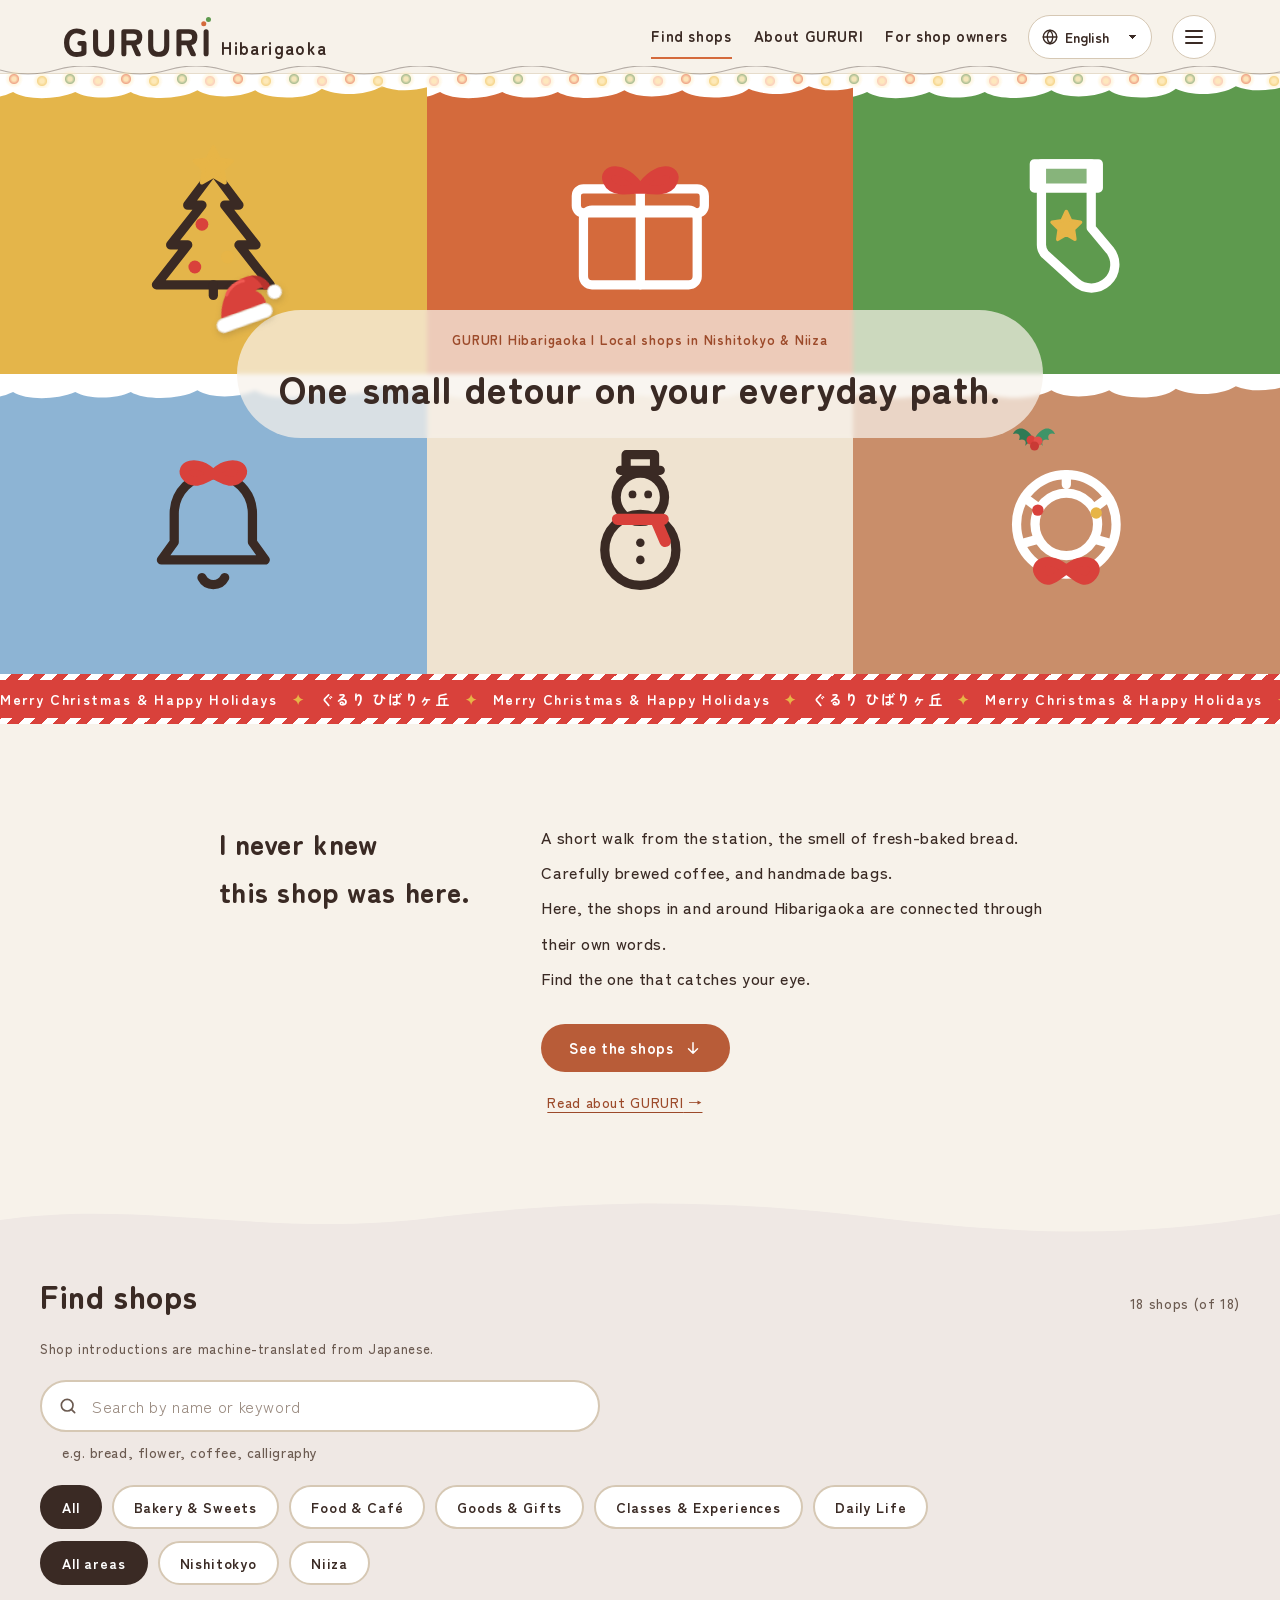
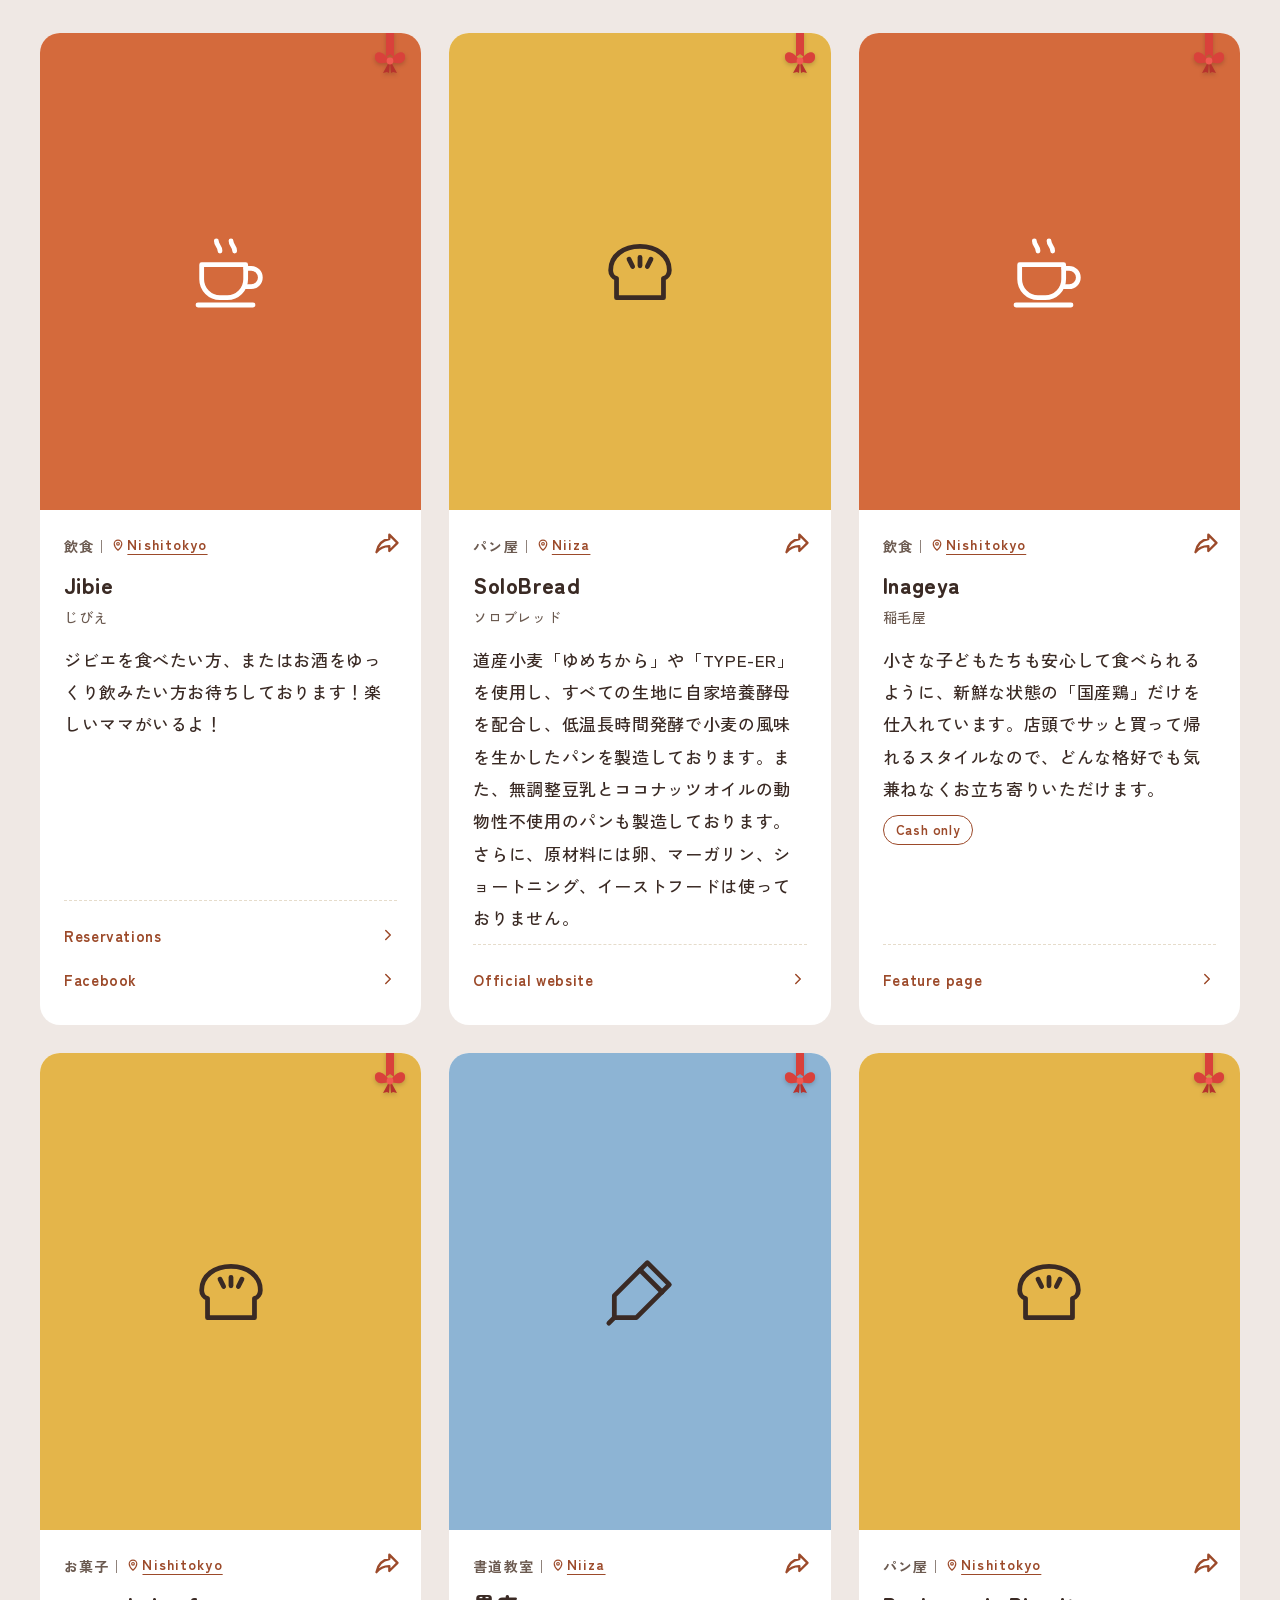
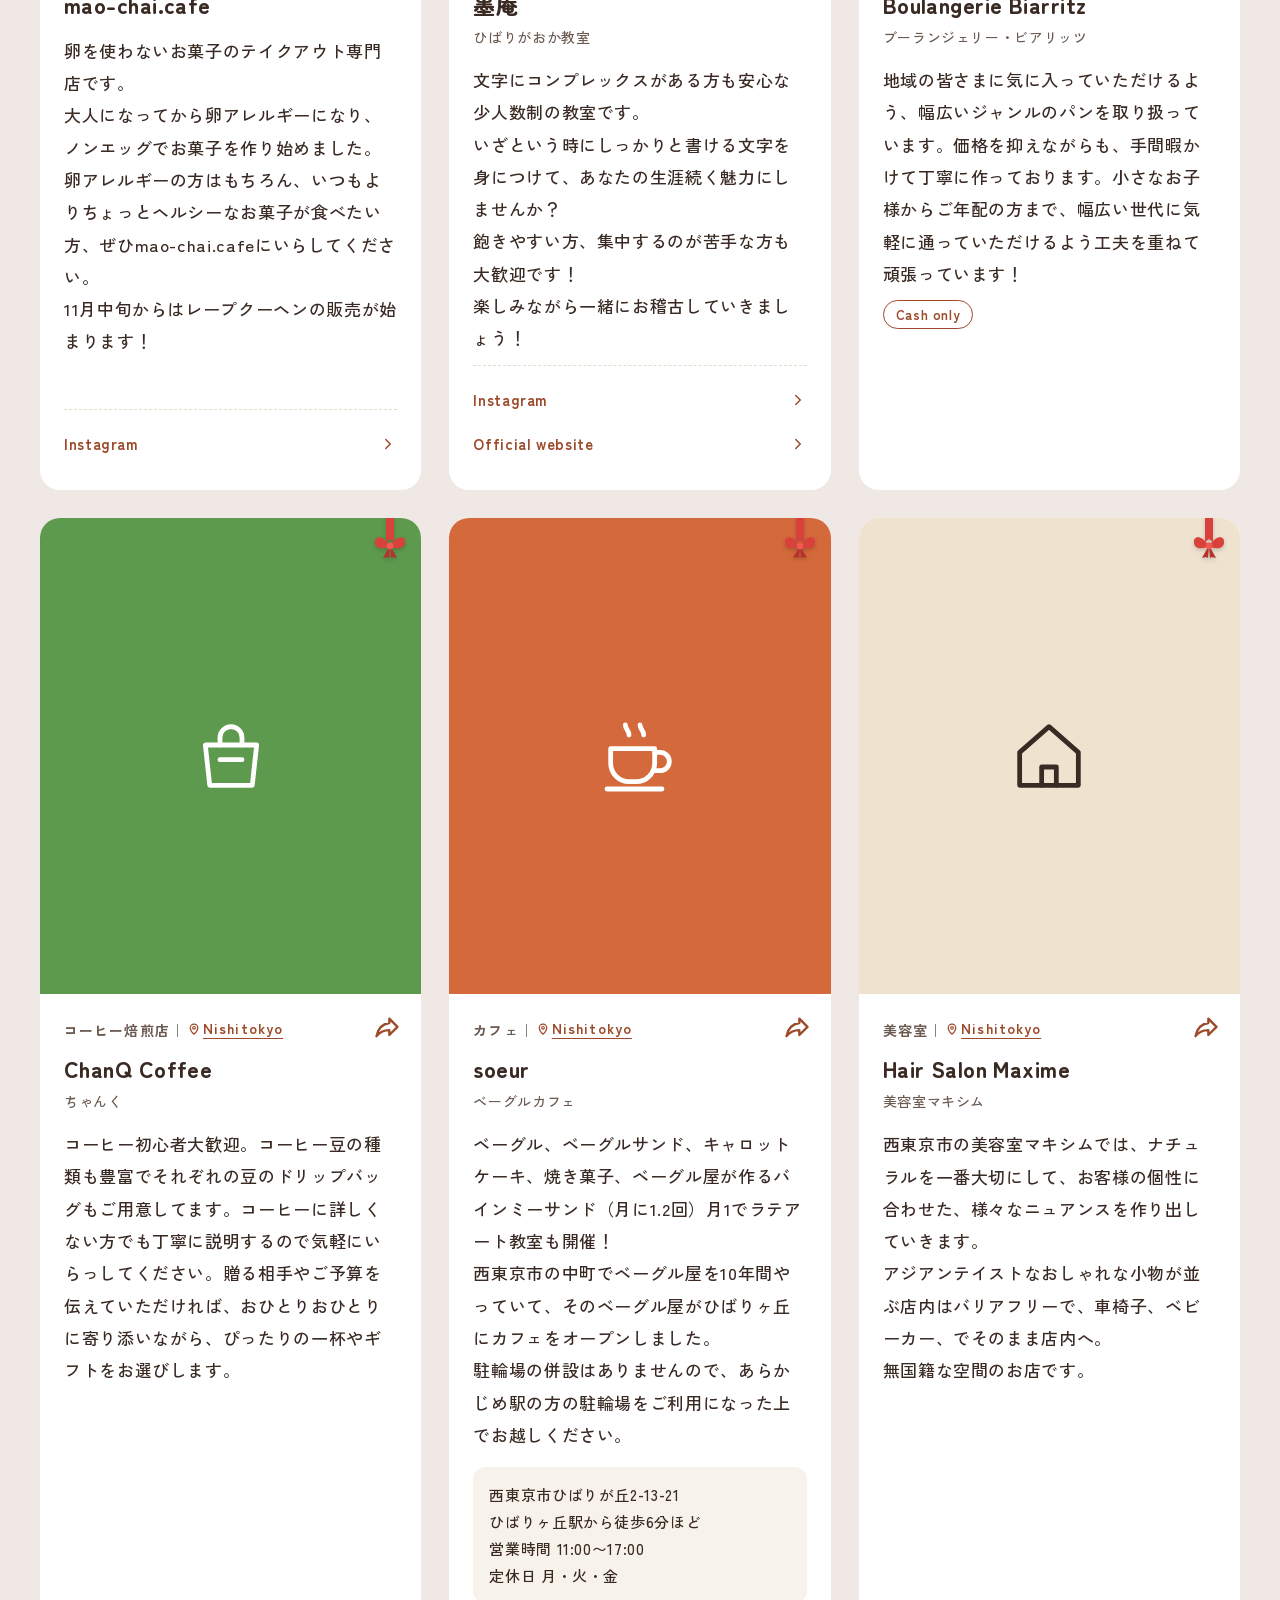
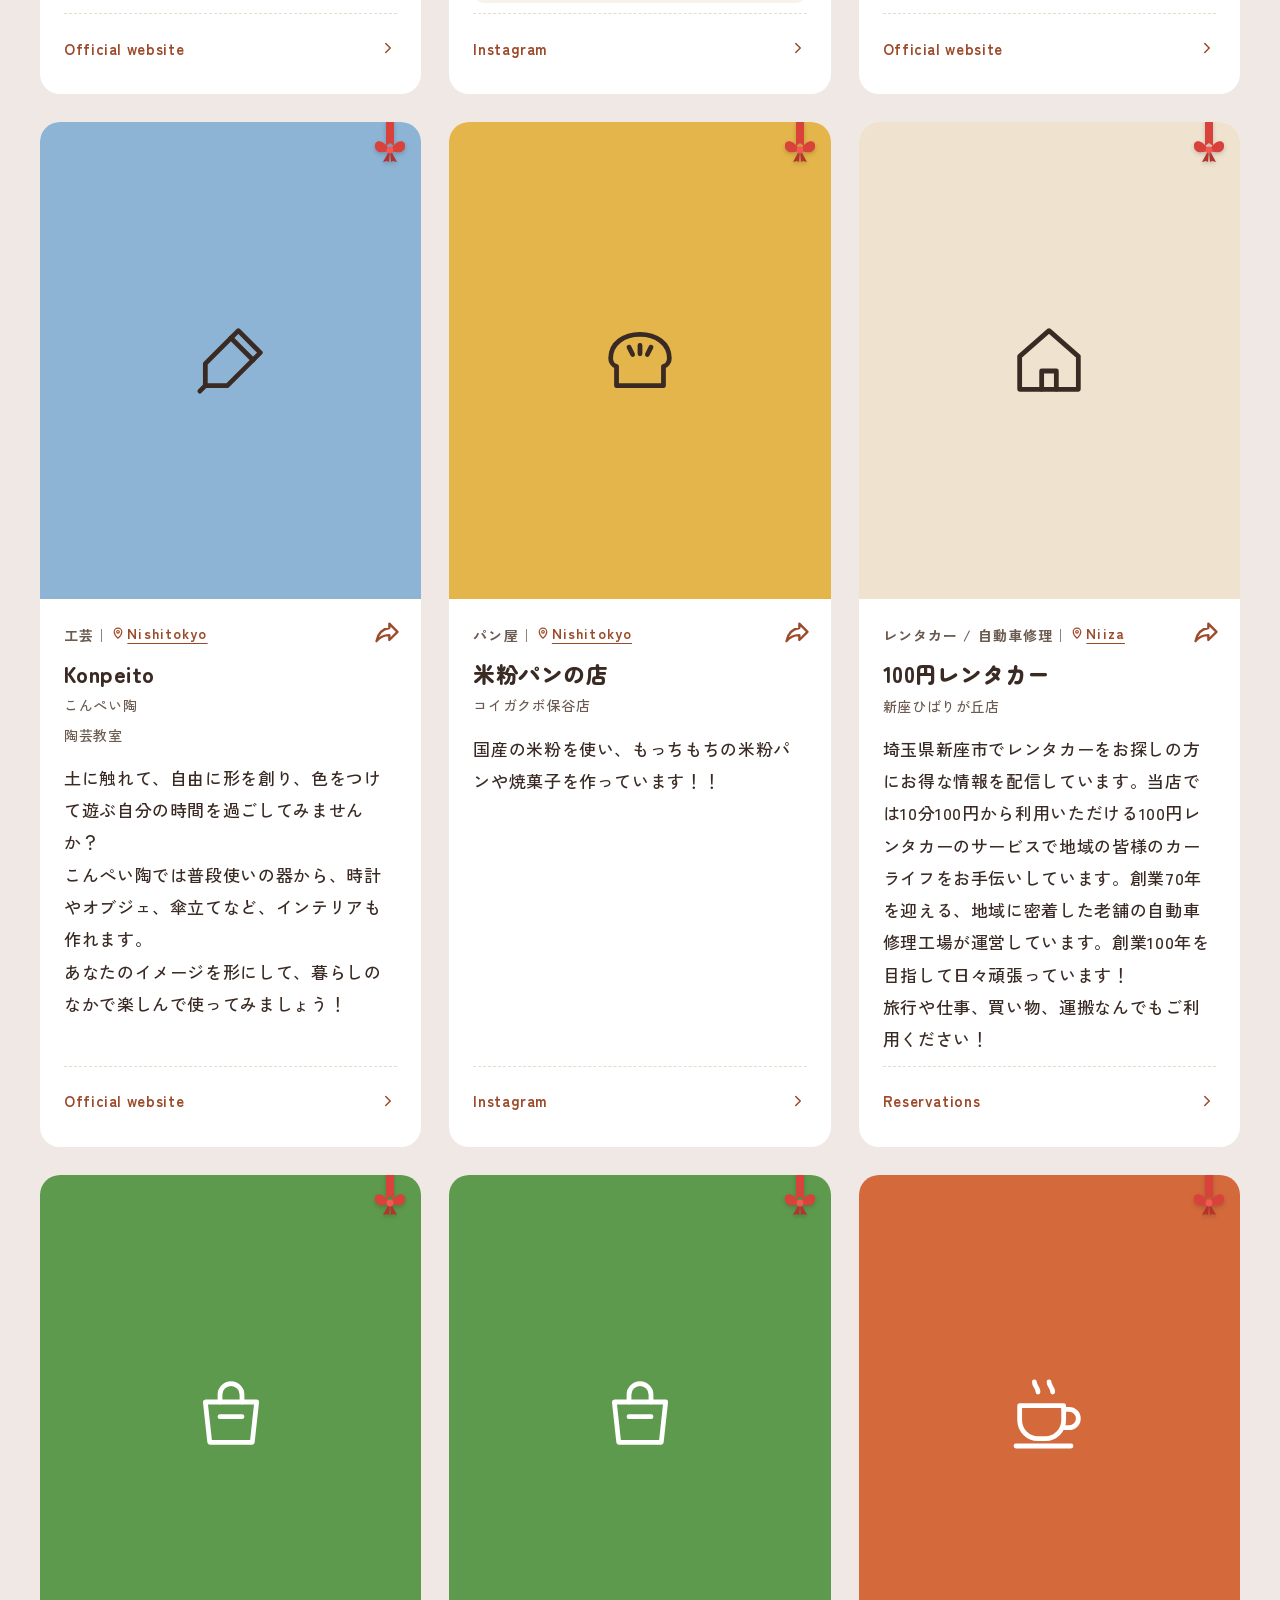
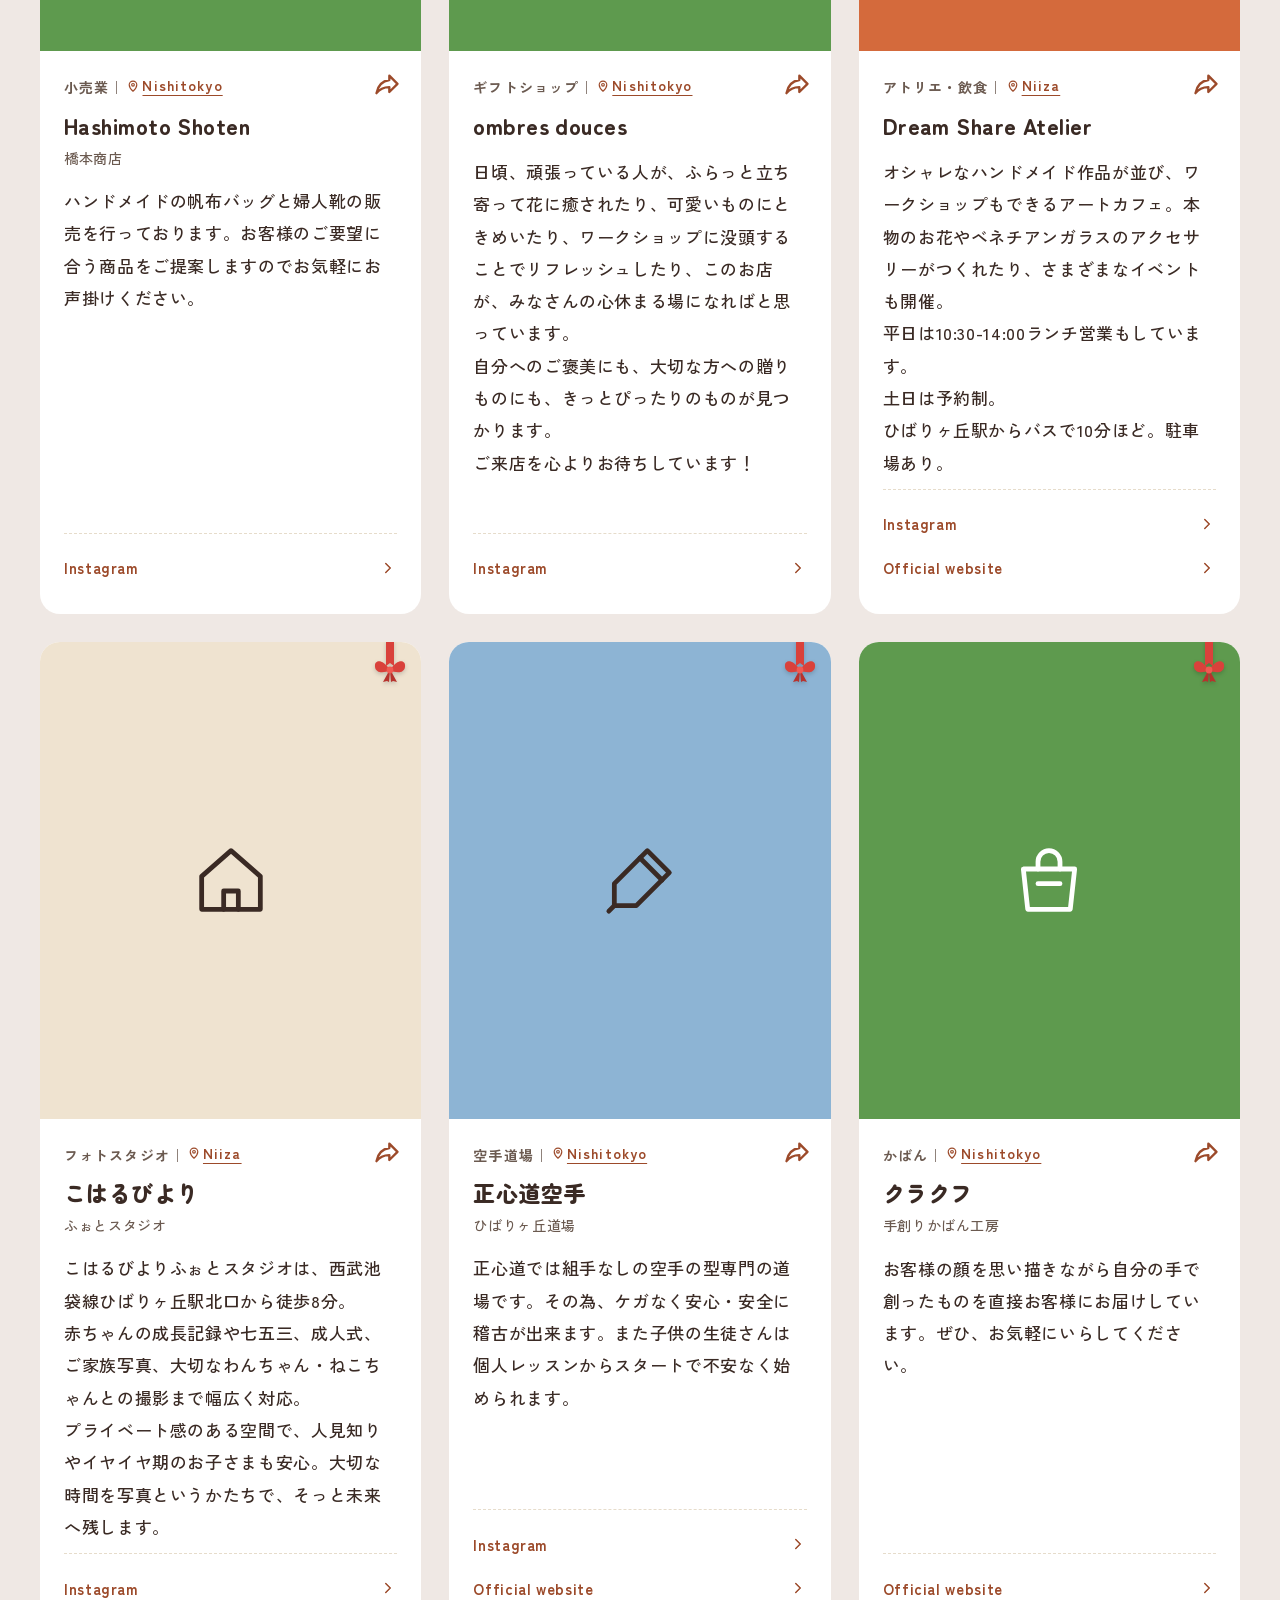
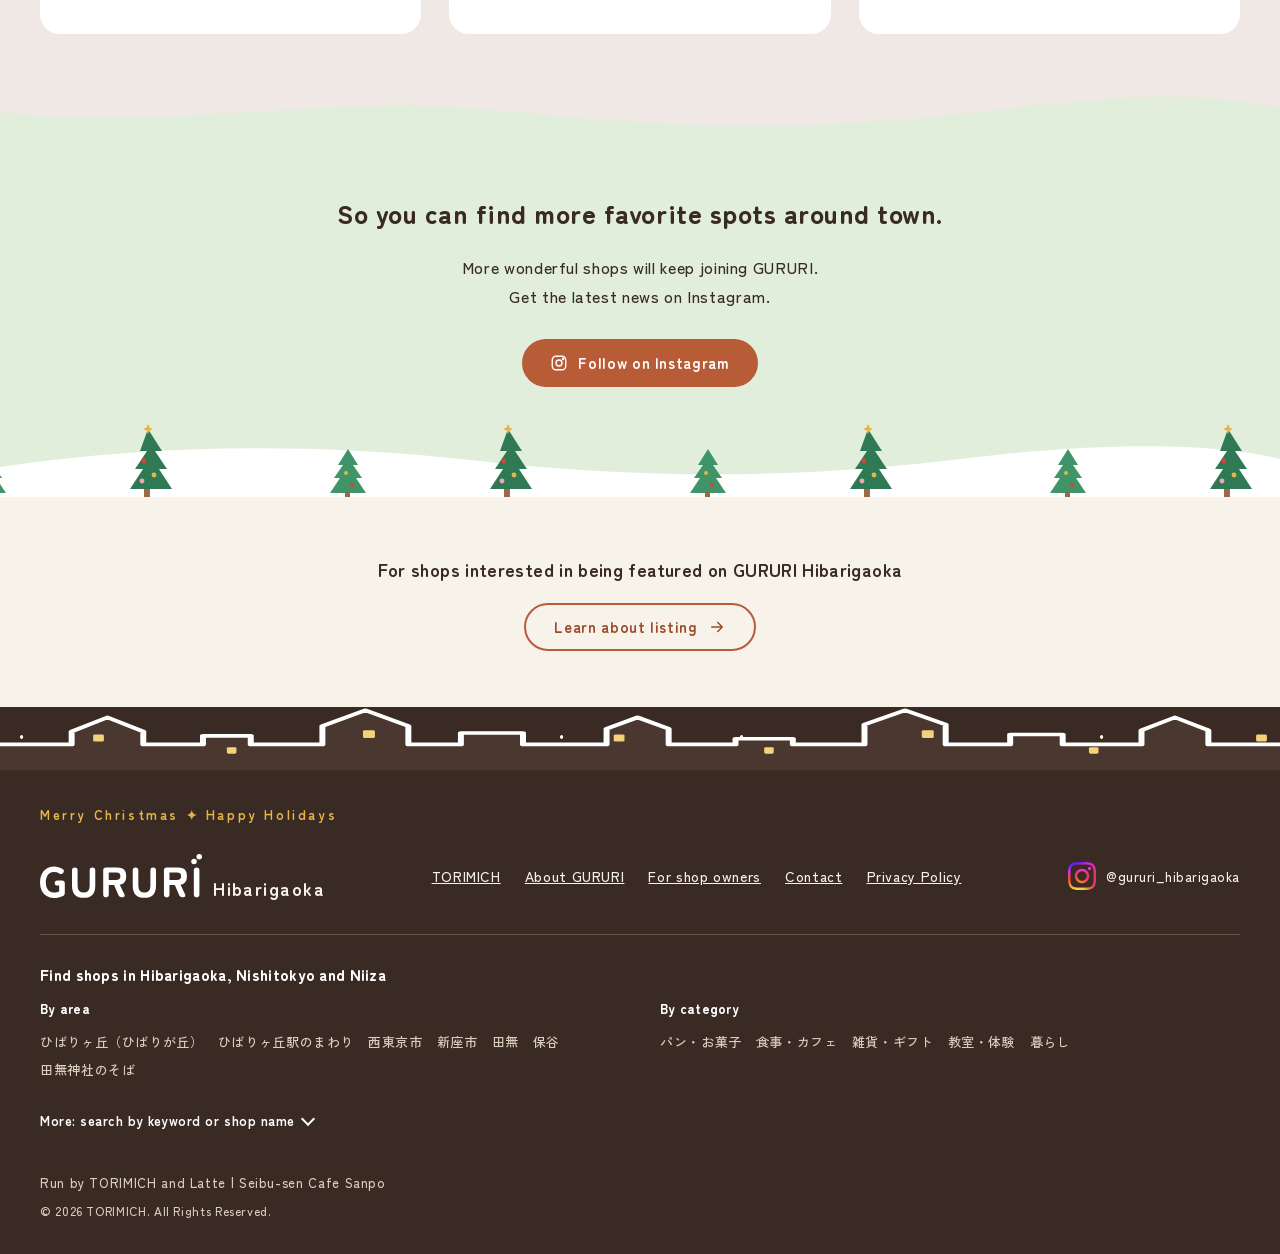
<file: index.html>
<!doctype html>
<html lang="ja">
<head>
  <!-- Google tag (gtag.js) -->
<script async src="https://www.googletagmanager.com/gtag/js?id=G-QMFMTQ6WGR"></script>
<script>
  window.dataLayer = window.dataLayer || [];
  function gtag(){dataLayer.push(arguments);}
  gtag('js', new Date());
  gtag('config', 'G-QMFMTQ6WGR');
</script>
<meta charset="utf-8">
<meta name="viewport" content="width=device-width, initial-scale=1">
<title>ぐるり ひばりヶ丘｜ひばりヶ丘・西東京市・新座市のお店さがし（カフェ・パン屋・雑貨・教室）</title>
<meta name="description" content="ひばりヶ丘（ひばりが丘）駅のまわりと西東京市・新座市の、カフェ・パン屋・焼き菓子・コーヒー・雑貨・ギフト・教室・美容室など、暮らしのそばにあるお店を、お店の方の言葉で紹介する地域メディア「ぐるり ひばりヶ丘」。クーポンのあるお店もさがせます。">
<meta property="og:title" content="ぐるり ひばりヶ丘｜ひばりヶ丘・西東京市・新座市のお店さがし">
<meta property="og:description" content="いつもの道に、寄り道をひとつ。ひばりヶ丘の、暮らしのそばにあるお店を紹介しています。">
<meta property="og:type" content="website">
<link rel="canonical" href="https://gururi.torimich.com/">
<meta property="og:url" content="https://gururi.torimich.com/">
<meta property="og:site_name" content="ぐるり ひばりヶ丘">
<script type="application/ld+json">{"@context":"https://schema.org","@type":"WebSite","name":"ぐるり ひばりヶ丘","alternateName":["ぐるり ひばりが丘","ぐるりひばりヶ丘","GURURI Hibarigaoka","ぐるり","GURURI"],"url":"https://gururi.torimich.com/","inLanguage":["ja","en","ko","zh-Hant"],"description":"ひばりヶ丘とその周りの、暮らしのそばにあるお店を、お店の方の言葉で紹介するページ","publisher":{"@type":"Organization","name":"TORIMICH（通り道）","url":"https://www.torimich.com/"}}</script>
<link rel="icon" href="favicon.ico" sizes="any">
<link rel="icon" href="assets/icons/icon.svg" type="image/svg+xml">
<link rel="apple-touch-icon" href="apple-touch-icon.png">
<link rel="manifest" href="site.webmanifest">
<meta name="theme-color" content="#F7F2EA">
<meta name="apple-mobile-web-app-title" content="ぐるり">
<link rel="preconnect" href="https://fonts.googleapis.com">
<link rel="preconnect" href="https://fonts.gstatic.com" crossorigin>
<link rel="stylesheet" href="https://fonts.googleapis.com/css2?family=Zen+Maru+Gothic:wght@500;700;900&family=Zen+Kaku+Gothic+New:wght@400;500;700&display=swap">
<link rel="stylesheet" href="style.css?v=20261128c">
<link rel="stylesheet" href="season.css?v=20261128c">
</head>
<body data-page="index">

<header class="hd">
<div class="hd-in">
<a class="brand" href="index.html"><img src="assets/logo.svg" data-logo="color" alt="ぐるり ひばりヶ丘" data-i18n-alt="brand" width="84" height="40"><span class="brand-area" aria-hidden="true" data-i18n="brand.area">ひばりヶ丘</span></a>
<nav class="nav" aria-label="ぐるりのメニュー" data-i18n-aria="nav.menu">
<a href="index.html" aria-current="page" data-i18n="nav.shops">お店をさがす</a>
<a href="concept.html" data-i18n="nav.about">ぐるりについて</a>
<a href="#" data-link="wazanohito" data-waza data-i18n="nav.waza">わざのひと</a>
<a href="join.html" data-i18n="nav.join">掲載について</a>
</nav>
<label class="lang"><svg viewBox="0 0 24 24" fill="none" stroke="currentColor" stroke-width="1.8" stroke-linecap="round" stroke-linejoin="round" aria-hidden="true"><circle cx="12" cy="12" r="9"/><path d="M3 12h18M12 3c2.5 2.6 3.8 5.6 3.8 9s-1.3 6.4-3.8 9c-2.5-2.6-3.8-5.6-3.8-9S9.5 5.6 12 3z"/></svg><span class="sr-only" data-i18n="lang.label">言語</span><select class="lang-select"><option value="ja">日本語</option></select></label>
</div>
</header>

<main>
<section class="hero" aria-label="ぐるり">
<div class="tiles" aria-hidden="true">
<div class="tile" style="background:#E4B54A"><svg viewBox="0 0 24 24" fill="none" stroke="#3A2A24" stroke-width="1.3" stroke-linecap="round" stroke-linejoin="round"><path d="M4 11.5C4 7.5 7.6 5 12 5s8 2.5 8 6.5c0 1.1-.7 2-1.6 2.3V19H5.6v-5.2C4.7 13.5 4 12.6 4 11.5z"/><path d="M9 8.5l1 2M12 8l0 2.3M15 8.5l-1 2"/></svg></div>
<div class="tile" style="background:#D46A3C"><svg viewBox="0 0 24 24" fill="none" stroke="#FFFFFF" stroke-width="1.3" stroke-linecap="round" stroke-linejoin="round"><path d="M4 10h12v4a5 5 0 0 1-5 5H9a5 5 0 0 1-5-5z"/><path d="M16 11h1.5a2.5 2.5 0 0 1 0 5H16"/><path d="M8 3.5c0 1.3 1 1.3 1 2.8M12 3.5c0 1.3 1 1.3 1 2.8"/><path d="M3 21h15"/></svg></div>
<div class="tile" style="background:#5E9A4E"><svg viewBox="0 0 24 24" fill="none" stroke="#FFFFFF" stroke-width="1.3" stroke-linecap="round" stroke-linejoin="round"><path d="M5 9h14l-1.2 11H6.2z"/><path d="M9 9V7a3 3 0 0 1 6 0v2"/><path d="M9 13h6"/></svg></div>
<div class="tile" style="background:#8DB4D4"><svg viewBox="0 0 24 24" fill="none" stroke="#3A2A24" stroke-width="1.3" stroke-linecap="round" stroke-linejoin="round"><circle cx="12" cy="9" r="2.2"/><path d="M12 6.8c0-2 1.2-3.3 2.4-3.3s1.8 1.6.6 3.1"/><path d="M14.2 8.4c1.8-.9 3.6-.4 3.8.9.2 1.2-1.4 2-3.4 1.4"/><path d="M13.8 11c1.3 1.5 1.2 3.3 0 3.7-1.2.4-2-1.2-1.8-3.4"/><path d="M10.2 10.6c-1.5 1.3-3.3 1.1-3.6-.1-.3-1.2 1.3-2 3.4-1.6"/><path d="M10 7.6C8.6 6.2 8.9 4.5 10.1 4.2c1.2-.3 1.9 1.3 1.6 3.4"/><path d="M12 11.3V21"/><path d="M12 17c-1.8-.2-3.2-1.2-3.6-2.6 1.8 0 3.2.9 3.6 2.6zM12 18.5c1.8-.2 3.2-1.2 3.6-2.6-1.8 0-3.2.9-3.6 2.6z"/></svg></div>
<div class="tile" style="background:#EFE3D0"><svg viewBox="0 0 24 24" fill="none" stroke="#3A2A24" stroke-width="1.3" stroke-linecap="round" stroke-linejoin="round"><path d="M3.5 11h17c0 4.4-3.8 8-8.5 8s-8.5-3.6-8.5-8z"/><path d="M9 21h6"/><path d="M8 8c1-1.5 2.5-1.5 3.5 0s2.5 1.5 3.5 0"/></svg></div>
<div class="tile" style="background:#C98E6A"><svg viewBox="0 0 24 24" fill="none" stroke="#FFFFFF" stroke-width="1.3" stroke-linecap="round" stroke-linejoin="round"><rect x="3" y="7.5" width="18" height="12" rx="3"/><circle cx="12" cy="13.5" r="3.5"/><path d="M8.5 7.5l1.6-2.5h3.8l1.6 2.5"/></svg></div>
</div>
<div class="hero-copy"><h1><span class="h1-kicker" data-i18n="hero.kicker">ぐるり ひばりヶ丘｜西東京市・新座市のお店さがし</span><span class="h1-copy" data-i18n="hero.copy">いつもの道に、寄り道をひとつ。</span></h1></div>
</section>

<section class="spt" id="sp-t" aria-label="PR・協賛" hidden></section>
<!-- アイコンの帯は 2026-11-26 になくした（ラテさんの意見：ボタンに見える・下に続くページだと分かりにくい） -->

<section class="intro" aria-labelledby="intro-title">
<h2 id="intro-title" class="vert vert-sp" data-i18n="intro.title">こんなお店、<br>あったんだ。</h2>
<div class="intro-body">
<p data-i18n="intro.p1">駅から少し歩けば、<span class="nw">焼きたてのパンの香り。</span></p>
<p data-i18n="intro.p2">ていねいに淹れたコーヒーに、<span class="nw">手しごとのかばん。</span></p>
<p data-i18n="intro.p3">ひばりヶ丘とそのまわりのお店を、<span class="nw">お店の方の言葉で</span><span class="nw">つないでいます。</span></p>
<p data-i18n="intro.p4">気になる一軒を、<span class="nw">見つけてみてください。</span></p>
<a class="btn" href="#shops"><span data-i18n="btn.shops">近くのお店を見てみる</span><svg viewBox="0 0 24 24" fill="none" stroke="currentColor" stroke-width="2" stroke-linecap="round" stroke-linejoin="round" aria-hidden="true"><path d="M12 5v14M6 13l6 6 6-6"/></svg></a>
<p class="intro-more"><a href="concept.html"><span data-i18n="btn.concept">ぐるりのコンセプトを読む</span> →</a></p>
</div>
</section>

<svg class="wave" aria-hidden="true" viewBox="0 0 1440 60" preserveAspectRatio="none"><path d="M0,34 C160,6 300,58 480,32 S800,4 980,30 1280,58 1440,26 L1440,60 L0,60 Z" fill="#EFE8E4"/></svg>
<section class="shops" id="shops" aria-labelledby="shops-title">
<div class="wrap">
<button type="button" class="cp-banner" id="cp-banner" hidden>
<svg class="cp-banner-ic" viewBox="0 0 24 24" fill="none" stroke="currentColor" stroke-width="1.8" stroke-linecap="round" stroke-linejoin="round" aria-hidden="true"><path d="M3 8a2 2 0 0 0 2-2h14a2 2 0 0 0 2 2v2a2 2 0 0 0 0 4v2a2 2 0 0 0-2 2H5a2 2 0 0 0-2-2v-2a2 2 0 0 0 0-4z"/><path d="M14 6v12" stroke-dasharray="2 2.2"/></svg>
<span class="cp-banner-t"><b data-i18n="coupon.banner.h">ぐるりクーポン</b><small data-i18n="coupon.banner.what">割引やサービスなどが受け取れます</small><small class="cp-banner-go-t" data-i18n="coupon.banner.p">クーポンのあるお店を見る</small></span>
<svg class="cp-banner-go" viewBox="0 0 24 24" fill="none" stroke="currentColor" stroke-width="2" stroke-linecap="round" stroke-linejoin="round" aria-hidden="true"><path d="M6 9l6 6 6-6"/></svg>
</button>
<div class="shops-hd">
<h2 id="shops-title" data-i18n="shops.title">お店をさがす</h2>
<p class="count" id="shop-count" aria-live="polite"></p>
</div>
<p class="mt-note" id="mt-note" data-i18n="shops.mt" hidden></p>
<div class="search" role="search">
<label class="sr-only" for="shop-q" data-i18n="search.label">キーワードでさがす</label>
<svg viewBox="0 0 24 24" fill="none" stroke="currentColor" stroke-width="2" stroke-linecap="round" stroke-linejoin="round" aria-hidden="true"><circle cx="11" cy="11" r="7"/><path d="M20 20l-4-4"/></svg>
<input type="search" id="shop-q" class="search-in" placeholder="店名やキーワードでさがす" aria-describedby="shop-q-hint" data-i18n-ph="search.ph" autocomplete="off" enterkeyhint="search">
<button type="button" class="search-x" id="shop-q-x" aria-label="キーワードを消す" data-i18n-aria="search.clear" hidden><svg viewBox="0 0 24 24" fill="none" stroke="currentColor" stroke-width="2.2" stroke-linecap="round" aria-hidden="true"><path d="M6 6l12 12M18 6L6 18"/></svg></button>
</div>
<p class="search-hint" id="shop-q-hint" data-i18n="search.hint">例：パン、はな、コーヒー、書道（ひらがな・カタカナ・漢字でも）</p>
<div class="chips" id="genre-chips" role="group" aria-label="ジャンルでしぼる" data-i18n-aria="group.genre"></div>
<div class="chips" id="area-chips" role="group" aria-label="まちでしぼる" data-i18n-aria="group.area"></div>
<div class="chips" id="coupon-chips" role="group" aria-label="クーポンでしぼる" data-i18n-aria="group.coupon" hidden></div>
<p class="loading" id="shop-loading" data-i18n="loading">お店の情報を読み込んでいます…</p>
<div class="scope-bar" id="shop-scope2" aria-live="polite" hidden></div>
<div class="search-near" id="shop-near" aria-live="polite" hidden></div>
<div class="grid" id="shop-grid" tabindex="-1"></div>
<div class="more-wrap"><button type="button" class="more-btn" id="shop-more" hidden><span>もっと見る</span><svg viewBox="0 0 24 24" fill="none" stroke="currentColor" stroke-width="2" stroke-linecap="round" stroke-linejoin="round" aria-hidden="true"><path d="M12 5v14M6 13l6 6 6-6"/></svg></button></div>
<div class="empty" id="shop-empty" aria-live="polite" hidden></div>
</div>
</section>

<svg class="wave" aria-hidden="true" viewBox="0 0 1440 60" preserveAspectRatio="none" style="background:#EFE8E4"><path d="M0,30 C180,58 360,4 560,28 S900,58 1100,30 1340,4 1440,24 L1440,60 L0,60 Z" fill="#E2EEDC"/></svg>
<section class="band-ig" aria-labelledby="ig-title">
<h2 id="ig-title" data-i18n="ig.title">街のお気に入りが、<wbr>もっと見つかるように。</h2>
<p data-i18n="ig.p1">ぐるりには、<wbr>これからも<wbr>すてきなお店が<wbr>次々と<wbr>加わっていく予定です。</p>
<p data-i18n="ig.p2">最新のお知らせは、<wbr>Instagramから<wbr>受け取れます。</p>
<a class="btn" href="#" data-link="instagram" target="_blank" rel="noopener"><svg viewBox="0 0 24 24" fill="none" stroke="currentColor" stroke-width="1.8" stroke-linecap="round" stroke-linejoin="round" aria-hidden="true"><rect x="3" y="3" width="18" height="18" rx="5"/><circle cx="12" cy="12" r="4"/><circle cx="17.5" cy="6.5" r=".8" fill="currentColor"/></svg><span data-i18n="ig.btn">Instagramをフォローする</span></a>
</section>

<section class="band-waza" data-waza aria-labelledby="waza-title">
<div class="waza">
<div class="waza-ic"><img src="assets/wazanohito.png" alt="わざのひと" data-i18n-alt="nav.waza" width="120" height="120"></div>
<div class="waza-tx">
<h2 id="waza-title" data-i18n="waza.title">人と技に<wbr>目を向けたページ<br>わざのひと</h2>
<p data-i18n="waza.p">ぐるりは、人と地域に目を向けたページです。人と技に目を向けたページが、「わざのひと」です。ひとつの技に向き合っている方たちを、その技とともに紹介しています。</p>
</div>
<a class="btn" href="#" data-link="wazanohito"><span data-i18n="waza.btn">わざのひとを見る</span><svg viewBox="0 0 24 24" fill="none" stroke="currentColor" stroke-width="2" stroke-linecap="round" stroke-linejoin="round" aria-hidden="true"><path d="M5 12h14M13 6l6 6-6 6"/></svg></a>
</div>
</section>

<section class="spa" id="sp-a" aria-labelledby="sp-a-title" hidden></section>
<section class="join" aria-labelledby="join-title">
<h2 id="join-title" data-i18n="join.title"><span class="nw">ぐるり ひばりヶ丘への</span><span class="nw">掲載をご希望の</span><span class="nw">お店の方へ</span></h2>
<a class="btn btn-line" href="join.html"><span data-i18n="join.btn">掲載について見る</span><svg viewBox="0 0 24 24" fill="none" stroke="currentColor" stroke-width="2" stroke-linecap="round" stroke-linejoin="round" aria-hidden="true"><path d="M5 12h14M13 6l6 6-6 6"/></svg></a>
</section>
</main>

<footer class="ft">
<div class="ft-in">
<a class="ft-brand" href="#" data-totop aria-label="ページのいちばん上へ戻る" data-i18n-aria="ft.totop"><img src="assets/logo-white.svg" data-logo="white" alt="ぐるり ひばりヶ丘" data-i18n-alt="brand" width="92" height="44"><span class="brand-area" aria-hidden="true" data-i18n="brand.area">ひばりヶ丘</span></a>
<nav aria-label="フッター" data-i18n-aria="nav.footer">
<a href="#" data-link="torimichHome" data-i18n="nav.torimich">通り道（TORIMICH）</a>
<a href="concept.html" data-i18n="nav.about">ぐるりについて</a>
<a href="join.html" data-i18n="nav.join">掲載について</a>
<a href="contact.html" data-i18n="menu.contact">お問い合わせ</a>
<a href="privacy.html" data-i18n="nav.privacy">プライバシーポリシー</a>
</nav>
<a class="ft-ig" href="https://ykt5da.s.gy/insta-gururi" data-link="instagram" target="_blank" rel="noopener" aria-label="ぐるり ひばりヶ丘のInstagram（新しいタブで開きます）"><img src="assets/instagram.png" width="28" height="28" alt="" loading="lazy"><span>@gururi_hibarigaoka</span></a>
</div>
<section class="ft-find" aria-labelledby="ft-find-h">
<h2 id="ft-find-h" data-i18n="ftf.h">ひばりヶ丘・西東京市・新座市のお店を、<br class="sp-br">ぐるりでさがす</h2>
<div class="ft-cols">
<div><h3 data-i18n="ftf.area">まちから</h3><ul><li><a href="index.html?q=%E3%81%B2%E3%81%B0%E3%82%8A%E3%83%B6%E4%B8%98#shops">ひばりヶ丘（ひばりが丘）</a></li><li><a href="index.html?q=%E3%81%B2%E3%81%B0%E3%82%8A%E3%83%B6%E4%B8%98%E9%A7%85#shops">ひばりヶ丘駅のまわり</a></li><li><a href="index.html?q=%E8%A5%BF%E6%9D%B1%E4%BA%AC%E5%B8%82#shops">西東京市</a></li><li><a href="index.html?q=%E6%96%B0%E5%BA%A7%E5%B8%82#shops">新座市</a></li><li><a href="index.html?q=%E7%94%B0%E7%84%A1#shops">田無</a></li><li><a href="index.html?q=%E4%BF%9D%E8%B0%B7#shops">保谷</a></li><li><a href="index.html?q=%E7%94%B0%E7%84%A1%E7%A5%9E%E7%A4%BE#shops">田無神社のそば</a></li></ul></div>
<div><h3 data-i18n="ftf.genre">ジャンルから</h3><ul><li><a href="index.html?genre=%E3%83%91%E3%83%B3%E3%83%BB%E3%81%8A%E8%8F%93%E5%AD%90#shops">パン・お菓子</a></li><li><a href="index.html?genre=%E9%A3%9F%E4%BA%8B%E3%83%BB%E3%82%AB%E3%83%95%E3%82%A7#shops">食事・カフェ</a></li><li><a href="index.html?genre=%E9%9B%91%E8%B2%A8%E3%83%BB%E3%82%AE%E3%83%95%E3%83%88#shops">雑貨・ギフト</a></li><li><a href="index.html?genre=%E6%95%99%E5%AE%A4%E3%83%BB%E4%BD%93%E9%A8%93#shops">教室・体験</a></li><li><a href="index.html?genre=%E6%9A%AE%E3%82%89%E3%81%97#shops">暮らし</a></li></ul></div>
</div>
<details class="ft-more">
<summary><span data-i18n="ftf.more">ことばや、お店の名前からもさがす</span></summary>
<p class="ft-find-p" data-i18n="ftf.p">ぐるり ひばりヶ丘は、ひばりヶ丘（ひばりが丘）駅のまわりと、西東京市・新座市の、カフェ・パン屋・焼き菓子・雑貨・教室など、暮らしのそばにあるお店を、お店の方の言葉で紹介しています。</p>
<div class="ft-cols">
<div class="ft-words"><h3 data-i18n="ftf.words">ことばから</h3><ul><li><a href="index.html?q=%E3%82%AB%E3%83%95%E3%82%A7#shops">カフェ</a></li><li><a href="index.html?q=%E3%83%A9%E3%83%B3%E3%83%81#shops">ランチ</a></li><li><a href="index.html?q=%E3%83%91%E3%83%B3%E5%B1%8B#shops">パン屋</a></li><li><a href="index.html?q=%E3%83%99%E3%83%BC%E3%82%B0%E3%83%AB#shops">ベーグル</a></li><li><a href="index.html?q=%E7%B1%B3%E7%B2%89%E3%83%91%E3%83%B3#shops">米粉パン</a></li><li><a href="index.html?q=%E7%84%BC%E3%81%8D%E8%8F%93%E5%AD%90#shops">焼き菓子</a></li><li><a href="index.html?q=%E3%82%B9%E3%82%A4%E3%83%BC%E3%83%84#shops">スイーツ</a></li><li><a href="index.html?q=%E3%81%9F%E3%81%84%E7%84%BC%E3%81%8D#shops">たい焼き</a></li><li><a href="index.html?q=%E3%82%B3%E3%83%BC%E3%83%92%E3%83%BC#shops">コーヒー</a></li><li><a href="index.html?q=%E8%87%AA%E5%AE%B6%E7%84%99%E7%85%8E%E7%8F%88%E7%90%B2#shops">自家焙煎珈琲</a></li><li><a href="index.html?q=%E7%99%BA%E9%85%B5%E3%83%A9%E3%83%B3%E3%83%81#shops">発酵ランチ</a></li><li><a href="index.html?q=%E8%B1%9A%E6%B1%81#shops">豚汁</a></li><li><a href="index.html?q=%E3%82%B8%E3%83%93%E3%82%A8#shops">ジビエ</a></li><li><a href="index.html?q=%E3%83%AC%E3%82%B9%E3%83%88%E3%83%A9%E3%83%B3#shops">レストラン</a></li><li><a href="index.html?q=%E3%81%8A%E9%85%92#shops">お酒</a></li><li><a href="index.html?q=%E3%82%B8%E3%82%A7%E3%83%A9%E3%83%BC%E3%83%88#shops">ジェラート</a></li><li><a href="index.html?q=%E9%87%8E%E8%8F%9C#shops">野菜</a></li><li><a href="index.html?q=%E3%83%86%E3%82%A4%E3%82%AF%E3%82%A2%E3%82%A6%E3%83%88#shops">テイクアウト</a></li><li><a href="index.html?q=%E3%82%A2%E3%83%AC%E3%83%AB%E3%82%AE%E3%83%BC#shops">アレルギー</a></li><li><a href="index.html?q=%E3%83%B4%E3%82%A3%E3%83%BC%E3%82%AC%E3%83%B3#shops">ヴィーガン</a></li><li><a href="index.html?q=%E9%9B%91%E8%B2%A8#shops">雑貨</a></li><li><a href="index.html?q=%E3%82%AE%E3%83%95%E3%83%88#shops">ギフト</a></li><li><a href="index.html?q=%E3%81%8B%E3%81%B0%E3%82%93#shops">かばん</a></li><li><a href="index.html?q=%E5%B8%86%E5%B8%83%E3%83%90%E3%83%83%E3%82%B0#shops">帆布バッグ</a></li><li><a href="index.html?q=%E9%9D%B4#shops">靴</a></li><li><a href="index.html?q=%E8%8A%B1#shops">花・フラワー</a></li><li><a href="index.html?q=%E3%82%A2%E3%82%AF%E3%82%BB%E3%82%B5%E3%83%AA%E3%83%BC#shops">アクセサリー</a></li><li><a href="index.html?q=%E3%83%8F%E3%83%B3%E3%83%89%E3%83%A1%E3%82%A4%E3%83%89#shops">ハンドメイド</a></li><li><a href="index.html?q=%E6%97%A5%E7%94%A8%E5%93%81#shops">日用品</a></li><li><a href="index.html?q=%E9%99%B6%E8%8A%B8%E6%95%99%E5%AE%A4#shops">陶芸教室</a></li><li><a href="index.html?q=%E6%9B%B8%E9%81%93%E6%95%99%E5%AE%A4#shops">書道教室</a></li><li><a href="index.html?q=%E7%A9%BA%E6%89%8B#shops">空手</a></li><li><a href="index.html?q=%E3%83%AF%E3%83%BC%E3%82%AF%E3%82%B7%E3%83%A7%E3%83%83%E3%83%97#shops">ワークショップ</a></li><li><a href="index.html?q=%E7%BF%92%E3%81%84%E4%BA%8B#shops">習い事</a></li><li><a href="index.html?q=%E5%86%99%E7%9C%9F%E3%82%B9%E3%82%BF%E3%82%B8%E3%82%AA#shops">写真スタジオ</a></li><li><a href="index.html?q=%E4%B8%83%E4%BA%94%E4%B8%89#shops">七五三</a></li><li><a href="index.html?q=%E7%BE%8E%E5%AE%B9%E5%AE%A4#shops">美容室</a></li><li><a href="index.html?q=%E3%83%AC%E3%83%B3%E3%82%BF%E3%82%AB%E3%83%BC#shops">レンタカー</a></li><li><a href="index.html?q=%E8%87%AA%E5%8B%95%E8%BB%8A%E4%BF%AE%E7%90%86#shops">自動車修理</a></li><li><a href="index.html?q=%E5%AD%90%E3%81%A9%E3%82%82%E9%80%A3%E3%82%8C#shops">子ども連れ</a></li><li><a href="index.html?q=%E9%A7%90%E8%BB%8A%E5%A0%B4#shops">駐車場</a></li><li><a href="index.html?q=%E3%82%AF%E3%83%BC%E3%83%9D%E3%83%B3#shops">クーポン</a></li></ul></div>
<div class="ft-shops"><h3 data-i18n="ftf.shops">掲載中のお店</h3><ul id="ft-shop-list"><li><a href="index.html?shop=mao-chai.cafe">mao-chai.cafe</a></li><li><a href="index.html?shop=soeur">soeur</a></li><li><a href="index.html?shop=%E6%A9%8B%E6%9C%AC%E5%95%86%E5%BA%97">橋本商店</a></li><li><a href="index.html?shop=ChanQ%20Coffee">ChanQ Coffee</a></li><li><a href="index.html?shop=%E3%81%93%E3%81%AF%E3%82%8B%E3%81%B3%E3%82%88%E3%82%8A%20%E3%81%B5%E3%81%89%E3%81%A8%E3%82%B9%E3%82%BF%E3%82%B8%E3%82%AA">こはるびより ふぉとスタジオ</a></li><li><a href="index.html?shop=SoloBread">SoloBread</a></li><li><a href="index.html?shop=%E3%81%98%E3%81%B3%E3%81%88">じびえ</a></li><li><a href="index.html?shop=%E5%A2%A8%E5%BA%B5%E3%81%B2%E3%81%B0%E3%82%8A%E3%81%8C%E3%81%8A%E3%81%8B%E6%95%99%E5%AE%A4">墨庵ひばりがおか教室</a></li><li><a href="index.html?shop=%E7%B1%B3%E7%B2%89%E3%83%91%E3%83%B3%E3%81%AE%E5%BA%97%20%E3%82%B3%E3%82%A4%E3%82%AC%E3%82%AF%E3%83%9C%E4%BF%9D%E8%B0%B7%E5%BA%97">米粉パンの店 コイガクボ保谷店</a></li><li><a href="index.html?shop=%E6%AD%A3%E5%BF%83%E9%81%93%E7%A9%BA%E6%89%8B%20%E3%81%B2%E3%81%B0%E3%82%8A%E3%83%B6%E4%B8%98%E9%81%93%E5%A0%B4">正心道空手 ひばりヶ丘道場</a></li><li><a href="index.html?shop=Dream%20Share%20Atelier">Dream Share Atelier</a></li><li><a href="index.html?shop=100%E5%86%86%E3%83%AC%E3%83%B3%E3%82%BF%E3%82%AB%E3%83%BC%20%E6%96%B0%E5%BA%A7%E3%81%B2%E3%81%B0%E3%82%8A%E3%81%8C%E4%B8%98%E5%BA%97">100円レンタカー 新座ひばりが丘店</a></li><li><a href="index.html?shop=%E7%BE%8E%E5%AE%B9%E5%AE%A4%E3%83%9E%E3%82%AD%E3%82%B7%E3%83%A0">美容室マキシム</a></li><li><a href="index.html?shop=%E3%81%93%E3%82%93%E3%81%BA%E3%81%84%E9%99%B6">こんぺい陶</a></li><li><a href="index.html?shop=%E3%83%96%E3%83%BC%E3%83%A9%E3%83%B3%E3%82%B8%E3%82%A7%E3%83%AA%E3%83%BC%E3%83%BB%E3%83%93%E3%82%A2%E3%83%AA%E3%83%83%E3%83%84">ブーランジェリー・ビアリッツ</a></li><li><a href="index.html?shop=ombres%20douces">ombres douces</a></li><li><a href="index.html?shop=%E6%89%8B%E5%89%B5%E3%82%8A%E3%81%8B%E3%81%B0%E3%82%93%E5%B7%A5%E6%88%BF%E3%82%AF%E3%83%A9%E3%82%AF%E3%83%95">手創りかばん工房クラクフ</a></li><li><a href="index.html?shop=%E7%A8%B2%E6%AF%9B%E5%B1%8B">稲毛屋</a></li><li><a href="index.html?shop=DAICHI%20cafe">DAICHI cafe</a></li><li><a href="index.html?shop=ANNE%E2%80%99S%20GARDEN">ANNE’S GARDEN</a></li><li><a href="index.html?shop=%E9%A2%A8%E8%96%AB%E3%82%8B%E7%A5%9E%E7%A4%BE%E3%81%AA%E3%81%8A%E3%81%8D%E3%81%A1">風薫る神社なおきち</a></li><li><a href="index.html?shop=C-Porte">C-Porte</a></li><li><a href="index.html?shop=Cafe%20Restaurant%20LaVet">Cafe Restaurant LaVet</a></li><li><a href="index.html?shop=%E3%81%AA%E3%81%A3%E3%81%A1%E3%82%83%E3%82%93%E3%81%A1%EF%BD%9C%E3%81%94%E3%81%A1%E3%81%9D%E3%81%86%E8%B1%9A%E6%B1%81%E3%81%AE%E3%82%AB%E3%83%95%E3%82%A7">なっちゃんち｜ごちそう豚汁のカフェ</a></li><li><a href="index.html?shop=%E6%97%A5%E7%94%A8%E5%93%81%E8%8C%B6%E5%B1%8B%20%E3%81%9F%E3%81%84%E3%82%84%E3%81%8E">日用品茶屋 たいやぎ</a></li></ul></div>
</div>
</details>
</section>
<p class="ft-op" data-i18n="ft.op">運営：<span class="nw">TORIMICH（通り道）</span>・<span class="nw">ラテさん｜</span><span class="nw">西武線カフェさんぽ</span></p>
<small>© 2026 TORIMICH. All Rights Reserved.</small>
</footer>

<script src="config.js?v=20261128c"></script>
<script src="i18n.js?v=20261128c"></script>
<script src="search.js?v=20261128c"></script>
<script src="app.js?v=20261128c"></script>
<script src="season.js?v=20261128d"></script>
</body>
</html>
</file>
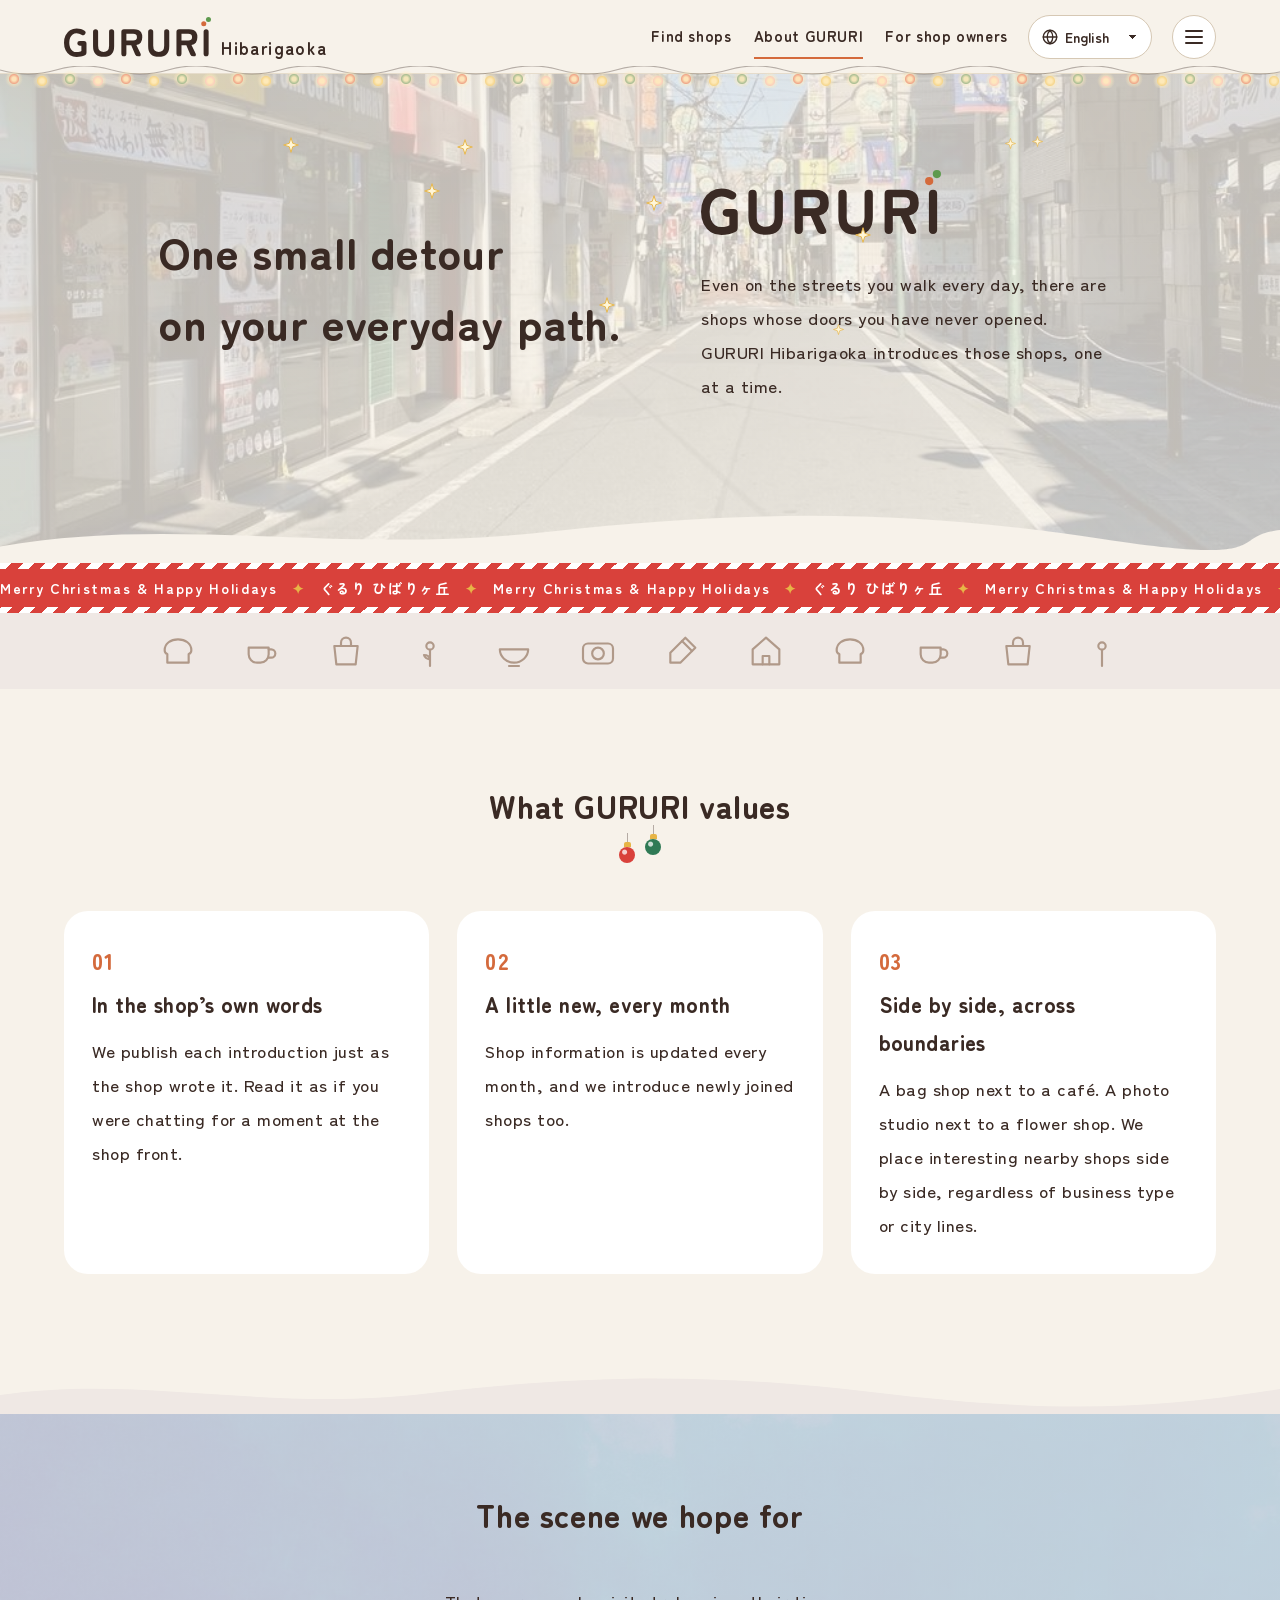
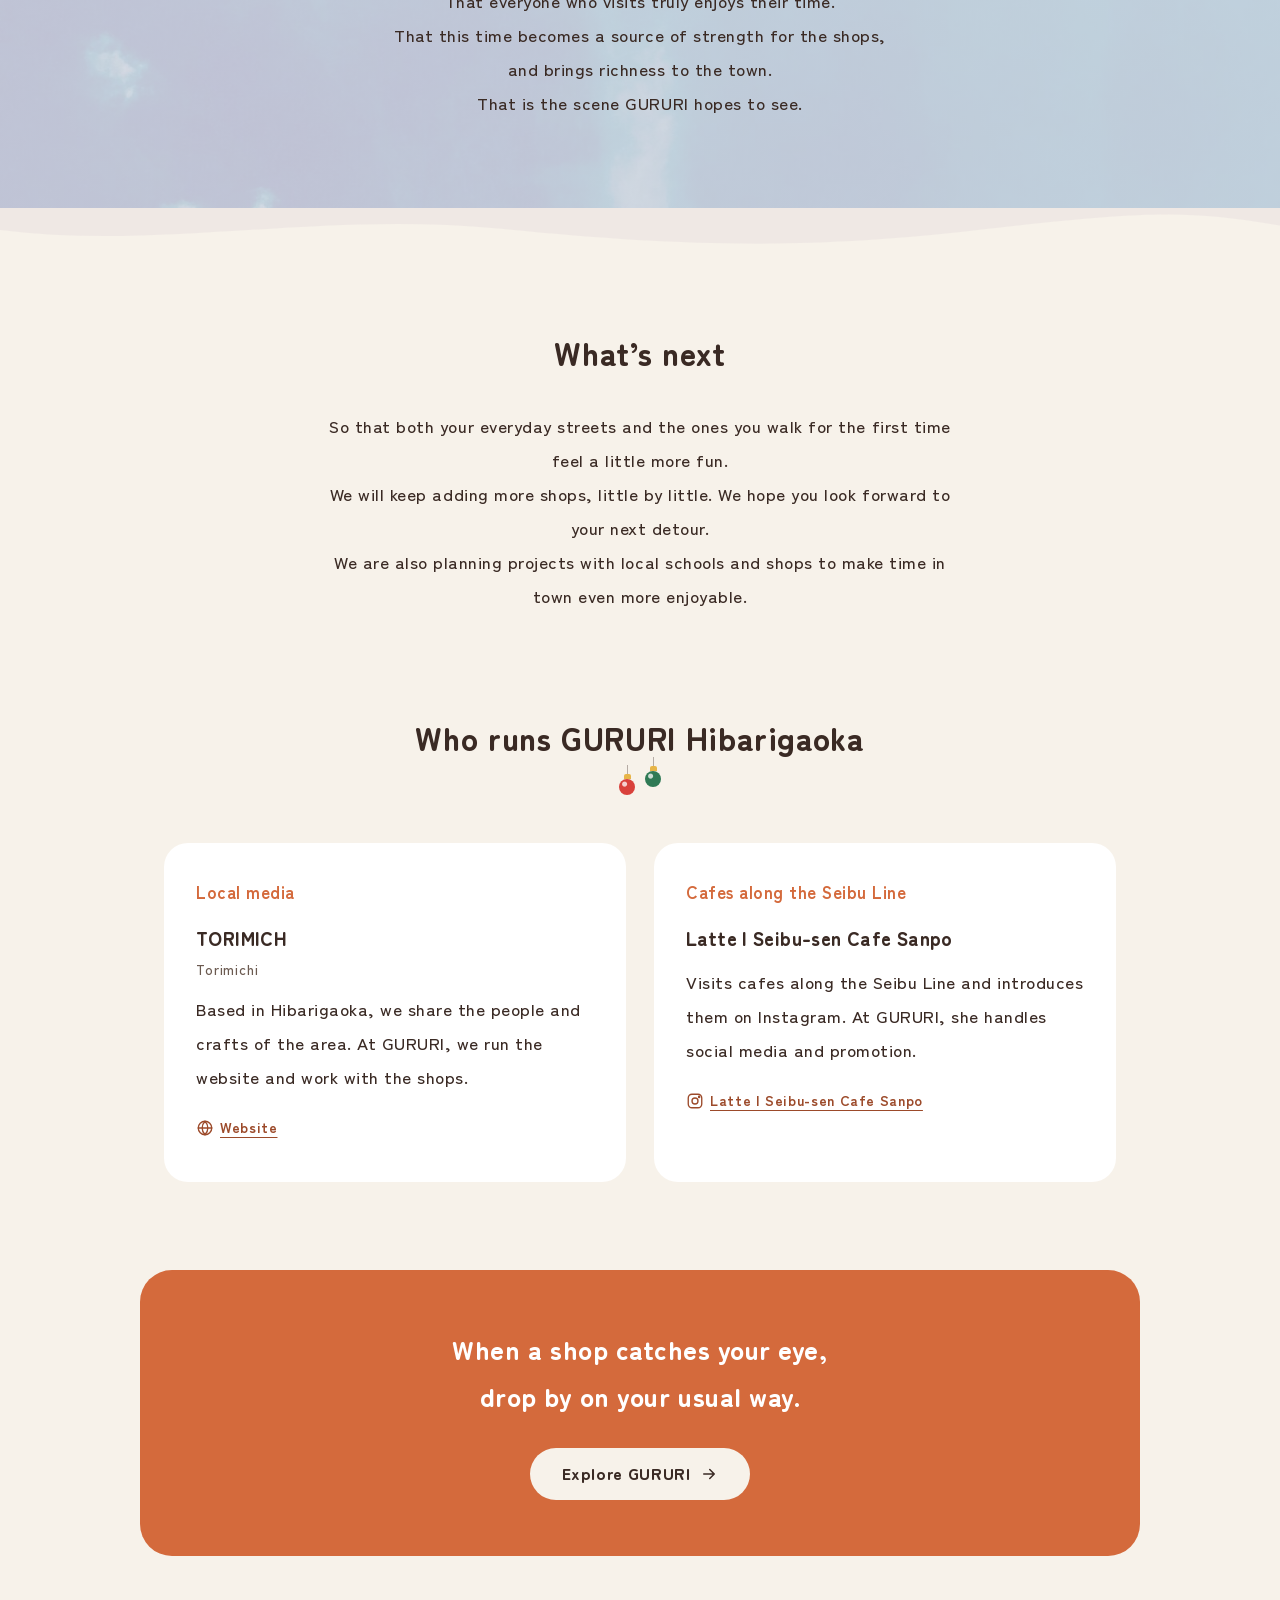
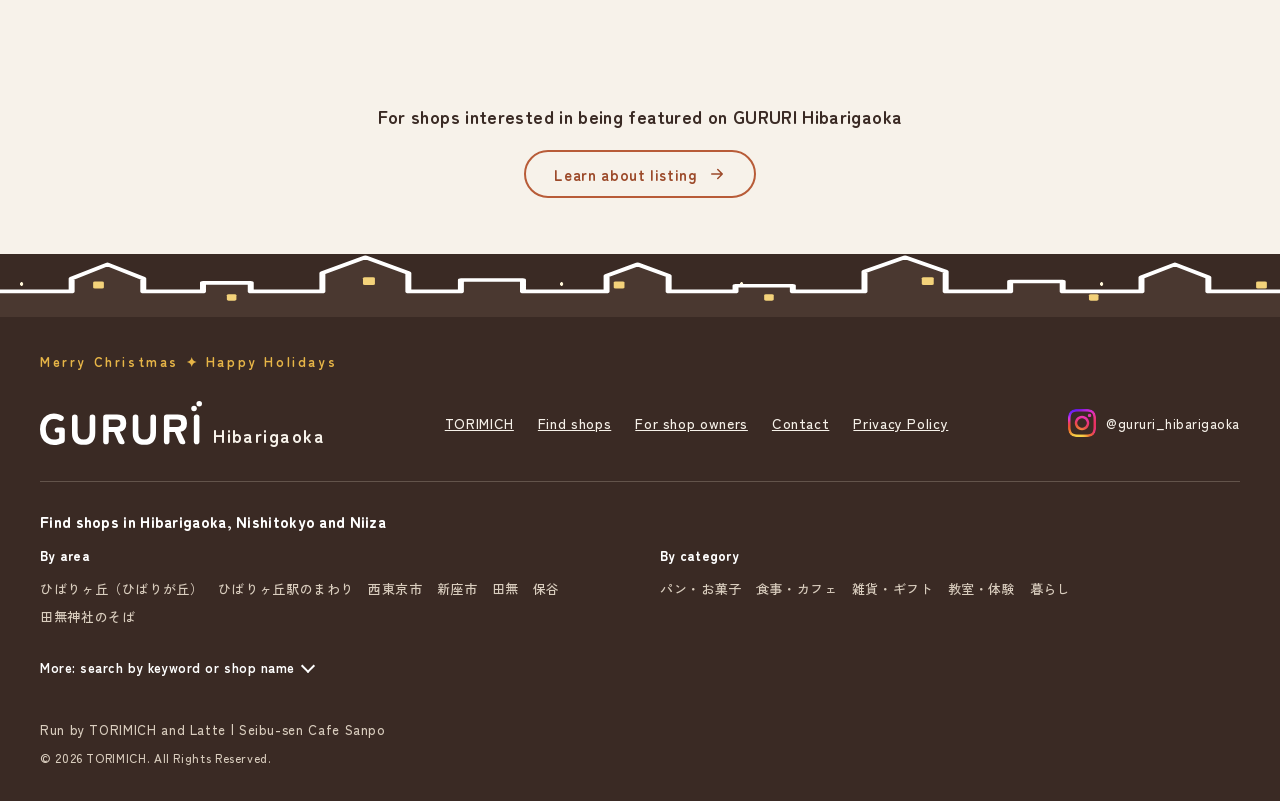
<file: concept.html>
<!doctype html>
<html lang="ja">
<head>
  <!-- Google tag (gtag.js) -->
<script async src="https://www.googletagmanager.com/gtag/js?id=G-QMFMTQ6WGR"></script>
<script>
  window.dataLayer = window.dataLayer || [];
  function gtag(){dataLayer.push(arguments);}
  gtag('js', new Date());
  gtag('config', 'G-QMFMTQ6WGR');
</script>
<meta charset="utf-8">
<meta name="viewport" content="width=device-width, initial-scale=1">
<title>ぐるりについて｜ひばりヶ丘・西東京市・新座市のお店をつなぐ地域メディア｜ぐるり ひばりヶ丘</title>
<meta name="description" content="毎日通る道にも、まだ扉を開けたことのないお店があります。ぐるりは、そんなお店をひとつずつ紹介しているページです。">
<meta property="og:title" content="ぐるりについて｜ぐるり ひばりヶ丘">
<meta property="og:description" content="毎日通る道にも、まだ扉を開けたことのないお店があります。ぐるりは、そんなお店をひとつずつ紹介しているページです。">
<meta property="og:type" content="website">
<link rel="canonical" href="https://gururi.torimich.com/concept.html">
<meta property="og:url" content="https://gururi.torimich.com/concept.html">
<meta property="og:site_name" content="ぐるり ひばりヶ丘">
<link rel="icon" href="favicon.ico" sizes="any">
<link rel="icon" href="assets/icons/icon.svg" type="image/svg+xml">
<link rel="apple-touch-icon" href="apple-touch-icon.png">
<link rel="manifest" href="site.webmanifest">
<meta name="theme-color" content="#F7F2EA">
<meta name="apple-mobile-web-app-title" content="ぐるり">
<link rel="preconnect" href="https://fonts.googleapis.com">
<link rel="preconnect" href="https://fonts.gstatic.com" crossorigin>
<link rel="stylesheet" href="https://fonts.googleapis.com/css2?family=Zen+Maru+Gothic:wght@500;700;900&family=Zen+Kaku+Gothic+New:wght@400;500;700&display=swap">
<link rel="stylesheet" href="style.css?v=20261128c">
<link rel="stylesheet" href="season.css?v=20261128c">
</head>
<body data-page="concept">

<header class="hd">
<div class="hd-in">
<a class="brand" href="index.html"><img src="assets/logo.svg" data-logo="color" alt="ぐるり ひばりヶ丘" data-i18n-alt="brand" width="84" height="40"><span class="brand-area" aria-hidden="true" data-i18n="brand.area">ひばりヶ丘</span></a>
<nav class="nav" aria-label="ぐるりのメニュー" data-i18n-aria="nav.menu">
<a href="index.html" data-i18n="nav.shops">お店をさがす</a>
<a href="concept.html" aria-current="page" data-i18n="nav.about">ぐるりについて</a>
<a href="#" data-link="wazanohito" data-waza data-i18n="nav.waza">わざのひと</a>
<a href="join.html" data-i18n="nav.join">掲載について</a>
</nav>
<label class="lang"><svg viewBox="0 0 24 24" fill="none" stroke="currentColor" stroke-width="1.8" stroke-linecap="round" stroke-linejoin="round" aria-hidden="true"><circle cx="12" cy="12" r="9"/><path d="M3 12h18M12 3c2.5 2.6 3.8 5.6 3.8 9s-1.3 6.4-3.8 9c-2.5-2.6-3.8-5.6-3.8-9S9.5 5.6 12 3z"/></svg><span class="sr-only" data-i18n="lang.label">言語</span><select class="lang-select"><option value="ja">日本語</option></select></label>
</div>
</header>

<main>
<section class="c-hero" aria-labelledby="c-hero-title">
<div class="c-hero-in">
<h1 id="c-hero-title" class="vert vert-sp" data-i18n="c.hero">いつもの道に、<br>寄り道をひとつ。</h1>
<div class="c-lead">
<img src="assets/logo.svg" data-logo="color" alt="ぐるり ひばりヶ丘" data-i18n-alt="brand" width="240" height="115">
<p data-i18n="c.lead1">毎日通る道にも、<wbr>まだ扉を開けたことのない<wbr>お店があります。</p>
<p data-i18n="c.lead2"><span class="nw">ぐるり ひばりヶ丘は、</span><wbr>そんなお店を<wbr>ひとつずつ<wbr>紹介している<wbr>ページです。</p>
</div>
</div>
<svg class="hills" aria-hidden="true" viewBox="0 0 1440 160" preserveAspectRatio="none"><path d="M0,138 C200,96 380,150 620,118 S1040,92 1240,128 1380,124 1440,116 L1440,160 L0,160 Z" fill="#F7F2EA"/></svg>
</section>

<div class="strip" aria-hidden="true"><div>
<svg viewBox="0 0 24 24" fill="none" stroke="#9C7F6B" stroke-width="1.3" stroke-linecap="round" stroke-linejoin="round"><path d="M4 11.5C4 7.5 7.6 5 12 5s8 2.5 8 6.5c0 1.1-.7 2-1.6 2.3V19H5.6v-5.2C4.7 13.5 4 12.6 4 11.5z"/></svg>
<svg viewBox="0 0 24 24" fill="none" stroke="#9C7F6B" stroke-width="1.3" stroke-linecap="round" stroke-linejoin="round"><path d="M4 10h12v4a5 5 0 0 1-5 5H9a5 5 0 0 1-5-5z"/><path d="M16 11h1.5a2.5 2.5 0 0 1 0 5H16"/></svg>
<svg viewBox="0 0 24 24" fill="none" stroke="#9C7F6B" stroke-width="1.3" stroke-linecap="round" stroke-linejoin="round"><path d="M5 9h14l-1.2 11H6.2z"/><path d="M9 9V7a3 3 0 0 1 6 0v2"/></svg>
<svg viewBox="0 0 24 24" fill="none" stroke="#9C7F6B" stroke-width="1.3" stroke-linecap="round" stroke-linejoin="round"><circle cx="12" cy="9" r="2.2"/><path d="M12 11.3V21"/><path d="M12 17c-1.8-.2-3.2-1.2-3.6-2.6 1.8 0 3.2.9 3.6 2.6z"/></svg>
<svg viewBox="0 0 24 24" fill="none" stroke="#9C7F6B" stroke-width="1.3" stroke-linecap="round" stroke-linejoin="round"><path d="M3.5 11h17c0 4.4-3.8 8-8.5 8s-8.5-3.6-8.5-8z"/><path d="M9 21h6"/></svg>
<svg viewBox="0 0 24 24" fill="none" stroke="#9C7F6B" stroke-width="1.3" stroke-linecap="round" stroke-linejoin="round"><rect x="3" y="7.5" width="18" height="12" rx="3"/><circle cx="12" cy="13.5" r="3.5"/></svg>
<svg viewBox="0 0 24 24" fill="none" stroke="#9C7F6B" stroke-width="1.3" stroke-linecap="round" stroke-linejoin="round"><path d="M14 4l6 6-9 9H5v-6z"/><path d="M12 6l6 6"/></svg>
<svg viewBox="0 0 24 24" fill="none" stroke="#9C7F6B" stroke-width="1.3" stroke-linecap="round" stroke-linejoin="round"><path d="M4 11l8-7 8 7v9H4z"/><path d="M10 20v-5h4v5"/></svg>
<svg viewBox="0 0 24 24" fill="none" stroke="#9C7F6B" stroke-width="1.3" stroke-linecap="round" stroke-linejoin="round"><path d="M4 11.5C4 7.5 7.6 5 12 5s8 2.5 8 6.5c0 1.1-.7 2-1.6 2.3V19H5.6v-5.2C4.7 13.5 4 12.6 4 11.5z"/></svg>
<svg viewBox="0 0 24 24" fill="none" stroke="#9C7F6B" stroke-width="1.3" stroke-linecap="round" stroke-linejoin="round"><path d="M4 10h12v4a5 5 0 0 1-5 5H9a5 5 0 0 1-5-5z"/><path d="M16 11h1.5a2.5 2.5 0 0 1 0 5H16"/></svg>
<svg viewBox="0 0 24 24" fill="none" stroke="#9C7F6B" stroke-width="1.3" stroke-linecap="round" stroke-linejoin="round"><path d="M5 9h14l-1.2 11H6.2z"/><path d="M9 9V7a3 3 0 0 1 6 0v2"/></svg>
<svg viewBox="0 0 24 24" fill="none" stroke="#9C7F6B" stroke-width="1.3" stroke-linecap="round" stroke-linejoin="round"><circle cx="12" cy="9" r="2.2"/><path d="M12 11.3V21"/></svg>
</div></div>

<section class="values" aria-labelledby="values-title">
<h2 id="values-title" class="sec-title" data-i18n="c.values">ぐるりが<wbr>大切にしていること</h2>
<p class="dots" aria-hidden="true"><span style="background:#D46A3C"></span><span style="background:#5E9A4E;margin-top:-8px"></span></p>
<div class="vgrid">
<article class="vcard">
<div class="vcard-body"><b class="vnum">01</b><h3 data-i18n="v1.h">お店の方の言葉で</h3><p data-i18n="v1.p">紹介文は、<wbr>お店の方からいただいた<wbr>言葉をそのまま<wbr>載せています。<wbr>店先で<wbr>少しお話を<wbr>聞くような<wbr>気持ちで、<wbr>読んでみてください。</p></div>
</article>
<article class="vcard">
<div class="vcard-body"><b class="vnum">02</b><h3 data-i18n="v2.h">毎月、すこしずつ新しく</h3><p data-i18n="v2.p">お店の情報は<wbr>毎月更新し、<wbr>あたらしく<wbr>加わったお店も<wbr>ご紹介しています。</p></div>
</article>
<article class="vcard">
<div class="vcard-body"><b class="vnum">03</b><h3 data-i18n="v3.h">垣根をこえて、となりに</h3><p data-i18n="v3.p">カフェのとなりに、<wbr>かばん屋さん。<br>花屋さんのとなりに、<wbr>フォトスタジオ。<br>業種や市の<wbr>境目にとらわれず、<br>近くの気になるお店を<wbr>並べています。</p></div>
</article>
</div>
</section>

<svg class="wave" aria-hidden="true" viewBox="0 0 1440 60" preserveAspectRatio="none"><path d="M0,34 C160,6 300,58 480,32 S800,4 980,30 1280,58 1440,26 L1440,60 L0,60 Z" fill="#EFE8E4"/></svg>
<section class="view" aria-labelledby="view-title">
<div class="view-in">
<div class="view-tx vert vert-sp">
<p data-i18n="view.p1">訪れた方が、<wbr>心から楽しんでくださること。</p>
<p data-i18n="view.p2">その時間が、<wbr>お店の力になり、</p>
<p data-i18n="view.p3">まちの潤いに<wbr>つながっていくこと。</p>
<p data-i18n="view.p4">ぐるりが<wbr>目指しているのは、<wbr>そんな景色です。</p>
</div>
<h2 id="view-title" class="vert vert-sp" data-i18n="view.h">目指している景色</h2>
</div>
</section>
<svg class="wave" aria-hidden="true" viewBox="0 0 1440 60" preserveAspectRatio="none" style="background:#EFE8E4"><path d="M0,30 C180,58 360,4 560,28 S900,58 1100,30 1340,4 1440,24 L1440,60 L0,60 Z" fill="#F7F2EA"/></svg>

<section class="next" aria-labelledby="next-title">
<h2 id="next-title" class="sec-title" data-i18n="next.h">これから</h2>
<div class="next-tx">
<p data-i18n="next.p1">いつもの道も、<wbr>はじめての道も、<wbr>ちょっと<wbr>楽しくなるように。</p>
<p data-i18n="next.p2">載っているお店は、<wbr>これからも<wbr>少しずつ<wbr>増えていきます。<wbr>次の寄り道を、<wbr>楽しみに<wbr>していてください。</p>
<p data-i18n="next.p3">地域の学校や<wbr>お店と一緒に、<wbr>まちで過ごす時間が<wbr>もっと楽しくなる<wbr>企画も<wbr>考えています。</p>
</div>
</section>

<section class="team" aria-labelledby="team-title">
<h2 id="team-title" class="sec-title" data-i18n="team.h"><span class="nw">ぐるり ひばりヶ丘の</span><span class="nw">運営者</span></h2>
<p class="dots" aria-hidden="true"><span style="background:#D46A3C"></span><span style="background:#5E9A4E;margin-top:-8px"></span></p>
<div class="tgrid">
<article class="tcard">
<div class="t-body">
<p class="t-role" data-i18n="team.t.role">地域メディア</p>
<h3><span data-i18n="team.t.name">TORIMICH</span><span class="t-sub" data-i18n="team.t.sub">通り道</span></h3>
<p data-i18n="team.t.p">ひばりヶ丘を<wbr>拠点に、<wbr>地域の人と技を<wbr>伝えています。<wbr>ぐるりでは、<wbr>ウェブページの運営と<wbr>お店とのやりとりを<wbr>担当しています。</p>
<a class="t-link" href="#" data-link="torimichHome" target="_blank" rel="noopener"><svg viewBox="0 0 24 24" fill="none" stroke="currentColor" stroke-width="1.8" stroke-linecap="round" stroke-linejoin="round" aria-hidden="true"><circle cx="12" cy="12" r="9"/><path d="M3 12h18M12 3c2.5 2.6 3.8 5.6 3.8 9s-1.3 6.4-3.8 9c-2.5-2.6-3.8-5.6-3.8-9S9.5 5.6 12 3z"/></svg><span data-i18n="team.t.link">ウェブサイト</span></a>
</div>
</article>
<article class="tcard">
<div class="t-body">
<p class="t-role" data-i18n="team.l.role">西武線沿線のカフェ紹介</p>
<h3 data-i18n="team.l.name"><span class="nw">ラテさん｜</span><span class="nw">西武線カフェさんぽ</span></h3>
<p data-i18n="team.l.p">西武線沿線の<wbr>カフェを巡り、<wbr>Instagramで<wbr>紹介しています。<wbr>ぐるりでは、<wbr>SNSの運用と<wbr>広告を<wbr>担当しています。</p>
<a class="t-link" href="#" data-link="latteInstagram" target="_blank" rel="noopener"><svg viewBox="0 0 24 24" fill="none" stroke="currentColor" stroke-width="1.8" stroke-linecap="round" stroke-linejoin="round" aria-hidden="true"><rect x="3" y="3" width="18" height="18" rx="5"/><circle cx="12" cy="12" r="4"/><circle cx="17.5" cy="6.5" r=".8" fill="currentColor"/></svg><span data-i18n="team.l.link">ラテさん｜西武線カフェさんぽ</span></a>
</div>
</article>
</div>
</section>

<section class="cta" aria-labelledby="cta-title">
<div class="cta-in">
<h2 id="cta-title" data-i18n="cta.h">気になるお店が<wbr>見つかったら、<br>いつもの道の途中で、<wbr><span class="nw">ふらりと寄ってみてください。</span></h2>
<a class="btn btn-kinari" href="index.html"><span data-i18n="cta.btn">ぐるりを見る</span><svg viewBox="0 0 24 24" fill="none" stroke="currentColor" stroke-width="2" stroke-linecap="round" stroke-linejoin="round" aria-hidden="true"><path d="M5 12h14M13 6l6 6-6 6"/></svg></a>
</div>
</section>

<section class="band-waza solo" data-waza aria-labelledby="waza-title">
<div class="waza">
<div class="waza-ic"><img src="assets/wazanohito.png" alt="わざのひと" data-i18n-alt="nav.waza" width="120" height="120"></div>
<div class="waza-tx">
<h2 id="waza-title" data-i18n="waza.title">人と技に<wbr>目を向けたページ<br>わざのひと</h2>
<p data-i18n="waza.p">ぐるりは、<wbr>人と地域に<wbr>目を向けたページです。<wbr>人と技に<wbr><span class="nw">目を向けたページが、</span><wbr><span class="nw">「わざのひと」です。</span><wbr>ひとつの技に<wbr>向き合っている<wbr>方たちを、<wbr>その技とともに<wbr>紹介しています。</p>
</div>
<a class="btn" href="#" data-link="wazanohito"><span data-i18n="waza.btn">わざのひとを見る</span><svg viewBox="0 0 24 24" fill="none" stroke="currentColor" stroke-width="2" stroke-linecap="round" stroke-linejoin="round" aria-hidden="true"><path d="M5 12h14M13 6l6 6-6 6"/></svg></a>
</div>
</section>

<section class="spa" id="sp-a" aria-labelledby="sp-a-title" hidden></section>
<section class="join" aria-labelledby="join-title">
<h2 id="join-title" data-i18n="join.title"><span class="nw">ぐるり ひばりヶ丘への</span><span class="nw">掲載をご希望の</span><span class="nw">お店の方へ</span></h2>
<a class="btn btn-line" href="join.html"><span data-i18n="join.btn">掲載について見る</span><svg viewBox="0 0 24 24" fill="none" stroke="currentColor" stroke-width="2" stroke-linecap="round" stroke-linejoin="round" aria-hidden="true"><path d="M5 12h14M13 6l6 6-6 6"/></svg></a>
</section>
</main>

<footer class="ft">
<div class="ft-in">
<a class="ft-brand" href="#" data-totop aria-label="ページのいちばん上へ戻る" data-i18n-aria="ft.totop"><img src="assets/logo-white.svg" data-logo="white" alt="ぐるり ひばりヶ丘" data-i18n-alt="brand" width="92" height="44"><span class="brand-area" aria-hidden="true" data-i18n="brand.area">ひばりヶ丘</span></a>
<nav aria-label="フッター" data-i18n-aria="nav.footer">
<a href="#" data-link="torimichHome" data-i18n="nav.torimich">通り道（TORIMICH）</a>
<a href="index.html" data-i18n="nav.shops">お店をさがす</a>
<a href="join.html" data-i18n="nav.join">掲載について</a>
<a href="contact.html" data-i18n="menu.contact">お問い合わせ</a>
<a href="privacy.html" data-i18n="nav.privacy">プライバシーポリシー</a>
</nav>
<a class="ft-ig" href="https://ykt5da.s.gy/insta-gururi" data-link="instagram" target="_blank" rel="noopener" aria-label="ぐるり ひばりヶ丘のInstagram（新しいタブで開きます）"><img src="assets/instagram.png" width="28" height="28" alt="" loading="lazy"><span>@gururi_hibarigaoka</span></a>
</div>
<section class="ft-find" aria-labelledby="ft-find-h">
<h2 id="ft-find-h" data-i18n="ftf.h">ひばりヶ丘・西東京市・新座市のお店を、<br class="sp-br">ぐるりでさがす</h2>
<div class="ft-cols">
<div><h3 data-i18n="ftf.area">まちから</h3><ul><li><a href="index.html?q=%E3%81%B2%E3%81%B0%E3%82%8A%E3%83%B6%E4%B8%98#shops">ひばりヶ丘（ひばりが丘）</a></li><li><a href="index.html?q=%E3%81%B2%E3%81%B0%E3%82%8A%E3%83%B6%E4%B8%98%E9%A7%85#shops">ひばりヶ丘駅のまわり</a></li><li><a href="index.html?q=%E8%A5%BF%E6%9D%B1%E4%BA%AC%E5%B8%82#shops">西東京市</a></li><li><a href="index.html?q=%E6%96%B0%E5%BA%A7%E5%B8%82#shops">新座市</a></li><li><a href="index.html?q=%E7%94%B0%E7%84%A1#shops">田無</a></li><li><a href="index.html?q=%E4%BF%9D%E8%B0%B7#shops">保谷</a></li><li><a href="index.html?q=%E7%94%B0%E7%84%A1%E7%A5%9E%E7%A4%BE#shops">田無神社のそば</a></li></ul></div>
<div><h3 data-i18n="ftf.genre">ジャンルから</h3><ul><li><a href="index.html?genre=%E3%83%91%E3%83%B3%E3%83%BB%E3%81%8A%E8%8F%93%E5%AD%90#shops">パン・お菓子</a></li><li><a href="index.html?genre=%E9%A3%9F%E4%BA%8B%E3%83%BB%E3%82%AB%E3%83%95%E3%82%A7#shops">食事・カフェ</a></li><li><a href="index.html?genre=%E9%9B%91%E8%B2%A8%E3%83%BB%E3%82%AE%E3%83%95%E3%83%88#shops">雑貨・ギフト</a></li><li><a href="index.html?genre=%E6%95%99%E5%AE%A4%E3%83%BB%E4%BD%93%E9%A8%93#shops">教室・体験</a></li><li><a href="index.html?genre=%E6%9A%AE%E3%82%89%E3%81%97#shops">暮らし</a></li></ul></div>
</div>
<details class="ft-more">
<summary><span data-i18n="ftf.more">ことばや、お店の名前からもさがす</span></summary>
<p class="ft-find-p" data-i18n="ftf.p">ぐるり ひばりヶ丘は、ひばりヶ丘（ひばりが丘）駅のまわりと、西東京市・新座市の、カフェ・パン屋・焼き菓子・雑貨・教室など、暮らしのそばにあるお店を、お店の方の言葉で紹介しています。</p>
<div class="ft-cols">
<div class="ft-words"><h3 data-i18n="ftf.words">ことばから</h3><ul><li><a href="index.html?q=%E3%82%AB%E3%83%95%E3%82%A7#shops">カフェ</a></li><li><a href="index.html?q=%E3%83%A9%E3%83%B3%E3%83%81#shops">ランチ</a></li><li><a href="index.html?q=%E3%83%91%E3%83%B3%E5%B1%8B#shops">パン屋</a></li><li><a href="index.html?q=%E3%83%99%E3%83%BC%E3%82%B0%E3%83%AB#shops">ベーグル</a></li><li><a href="index.html?q=%E7%B1%B3%E7%B2%89%E3%83%91%E3%83%B3#shops">米粉パン</a></li><li><a href="index.html?q=%E7%84%BC%E3%81%8D%E8%8F%93%E5%AD%90#shops">焼き菓子</a></li><li><a href="index.html?q=%E3%82%B9%E3%82%A4%E3%83%BC%E3%83%84#shops">スイーツ</a></li><li><a href="index.html?q=%E3%81%9F%E3%81%84%E7%84%BC%E3%81%8D#shops">たい焼き</a></li><li><a href="index.html?q=%E3%82%B3%E3%83%BC%E3%83%92%E3%83%BC#shops">コーヒー</a></li><li><a href="index.html?q=%E8%87%AA%E5%AE%B6%E7%84%99%E7%85%8E%E7%8F%88%E7%90%B2#shops">自家焙煎珈琲</a></li><li><a href="index.html?q=%E7%99%BA%E9%85%B5%E3%83%A9%E3%83%B3%E3%83%81#shops">発酵ランチ</a></li><li><a href="index.html?q=%E8%B1%9A%E6%B1%81#shops">豚汁</a></li><li><a href="index.html?q=%E3%82%B8%E3%83%93%E3%82%A8#shops">ジビエ</a></li><li><a href="index.html?q=%E3%83%AC%E3%82%B9%E3%83%88%E3%83%A9%E3%83%B3#shops">レストラン</a></li><li><a href="index.html?q=%E3%81%8A%E9%85%92#shops">お酒</a></li><li><a href="index.html?q=%E3%82%B8%E3%82%A7%E3%83%A9%E3%83%BC%E3%83%88#shops">ジェラート</a></li><li><a href="index.html?q=%E9%87%8E%E8%8F%9C#shops">野菜</a></li><li><a href="index.html?q=%E3%83%86%E3%82%A4%E3%82%AF%E3%82%A2%E3%82%A6%E3%83%88#shops">テイクアウト</a></li><li><a href="index.html?q=%E3%82%A2%E3%83%AC%E3%83%AB%E3%82%AE%E3%83%BC#shops">アレルギー</a></li><li><a href="index.html?q=%E3%83%B4%E3%82%A3%E3%83%BC%E3%82%AC%E3%83%B3#shops">ヴィーガン</a></li><li><a href="index.html?q=%E9%9B%91%E8%B2%A8#shops">雑貨</a></li><li><a href="index.html?q=%E3%82%AE%E3%83%95%E3%83%88#shops">ギフト</a></li><li><a href="index.html?q=%E3%81%8B%E3%81%B0%E3%82%93#shops">かばん</a></li><li><a href="index.html?q=%E5%B8%86%E5%B8%83%E3%83%90%E3%83%83%E3%82%B0#shops">帆布バッグ</a></li><li><a href="index.html?q=%E9%9D%B4#shops">靴</a></li><li><a href="index.html?q=%E8%8A%B1#shops">花・フラワー</a></li><li><a href="index.html?q=%E3%82%A2%E3%82%AF%E3%82%BB%E3%82%B5%E3%83%AA%E3%83%BC#shops">アクセサリー</a></li><li><a href="index.html?q=%E3%83%8F%E3%83%B3%E3%83%89%E3%83%A1%E3%82%A4%E3%83%89#shops">ハンドメイド</a></li><li><a href="index.html?q=%E6%97%A5%E7%94%A8%E5%93%81#shops">日用品</a></li><li><a href="index.html?q=%E9%99%B6%E8%8A%B8%E6%95%99%E5%AE%A4#shops">陶芸教室</a></li><li><a href="index.html?q=%E6%9B%B8%E9%81%93%E6%95%99%E5%AE%A4#shops">書道教室</a></li><li><a href="index.html?q=%E7%A9%BA%E6%89%8B#shops">空手</a></li><li><a href="index.html?q=%E3%83%AF%E3%83%BC%E3%82%AF%E3%82%B7%E3%83%A7%E3%83%83%E3%83%97#shops">ワークショップ</a></li><li><a href="index.html?q=%E7%BF%92%E3%81%84%E4%BA%8B#shops">習い事</a></li><li><a href="index.html?q=%E5%86%99%E7%9C%9F%E3%82%B9%E3%82%BF%E3%82%B8%E3%82%AA#shops">写真スタジオ</a></li><li><a href="index.html?q=%E4%B8%83%E4%BA%94%E4%B8%89#shops">七五三</a></li><li><a href="index.html?q=%E7%BE%8E%E5%AE%B9%E5%AE%A4#shops">美容室</a></li><li><a href="index.html?q=%E3%83%AC%E3%83%B3%E3%82%BF%E3%82%AB%E3%83%BC#shops">レンタカー</a></li><li><a href="index.html?q=%E8%87%AA%E5%8B%95%E8%BB%8A%E4%BF%AE%E7%90%86#shops">自動車修理</a></li><li><a href="index.html?q=%E5%AD%90%E3%81%A9%E3%82%82%E9%80%A3%E3%82%8C#shops">子ども連れ</a></li><li><a href="index.html?q=%E9%A7%90%E8%BB%8A%E5%A0%B4#shops">駐車場</a></li><li><a href="index.html?q=%E3%82%AF%E3%83%BC%E3%83%9D%E3%83%B3#shops">クーポン</a></li></ul></div>
<div class="ft-shops"><h3 data-i18n="ftf.shops">掲載中のお店</h3><ul id="ft-shop-list"><li><a href="index.html?shop=mao-chai.cafe">mao-chai.cafe</a></li><li><a href="index.html?shop=soeur">soeur</a></li><li><a href="index.html?shop=%E6%A9%8B%E6%9C%AC%E5%95%86%E5%BA%97">橋本商店</a></li><li><a href="index.html?shop=ChanQ%20Coffee">ChanQ Coffee</a></li><li><a href="index.html?shop=%E3%81%93%E3%81%AF%E3%82%8B%E3%81%B3%E3%82%88%E3%82%8A%20%E3%81%B5%E3%81%89%E3%81%A8%E3%82%B9%E3%82%BF%E3%82%B8%E3%82%AA">こはるびより ふぉとスタジオ</a></li><li><a href="index.html?shop=SoloBread">SoloBread</a></li><li><a href="index.html?shop=%E3%81%98%E3%81%B3%E3%81%88">じびえ</a></li><li><a href="index.html?shop=%E5%A2%A8%E5%BA%B5%E3%81%B2%E3%81%B0%E3%82%8A%E3%81%8C%E3%81%8A%E3%81%8B%E6%95%99%E5%AE%A4">墨庵ひばりがおか教室</a></li><li><a href="index.html?shop=%E7%B1%B3%E7%B2%89%E3%83%91%E3%83%B3%E3%81%AE%E5%BA%97%20%E3%82%B3%E3%82%A4%E3%82%AC%E3%82%AF%E3%83%9C%E4%BF%9D%E8%B0%B7%E5%BA%97">米粉パンの店 コイガクボ保谷店</a></li><li><a href="index.html?shop=%E6%AD%A3%E5%BF%83%E9%81%93%E7%A9%BA%E6%89%8B%20%E3%81%B2%E3%81%B0%E3%82%8A%E3%83%B6%E4%B8%98%E9%81%93%E5%A0%B4">正心道空手 ひばりヶ丘道場</a></li><li><a href="index.html?shop=Dream%20Share%20Atelier">Dream Share Atelier</a></li><li><a href="index.html?shop=100%E5%86%86%E3%83%AC%E3%83%B3%E3%82%BF%E3%82%AB%E3%83%BC%20%E6%96%B0%E5%BA%A7%E3%81%B2%E3%81%B0%E3%82%8A%E3%81%8C%E4%B8%98%E5%BA%97">100円レンタカー 新座ひばりが丘店</a></li><li><a href="index.html?shop=%E7%BE%8E%E5%AE%B9%E5%AE%A4%E3%83%9E%E3%82%AD%E3%82%B7%E3%83%A0">美容室マキシム</a></li><li><a href="index.html?shop=%E3%81%93%E3%82%93%E3%81%BA%E3%81%84%E9%99%B6">こんぺい陶</a></li><li><a href="index.html?shop=%E3%83%96%E3%83%BC%E3%83%A9%E3%83%B3%E3%82%B8%E3%82%A7%E3%83%AA%E3%83%BC%E3%83%BB%E3%83%93%E3%82%A2%E3%83%AA%E3%83%83%E3%83%84">ブーランジェリー・ビアリッツ</a></li><li><a href="index.html?shop=ombres%20douces">ombres douces</a></li><li><a href="index.html?shop=%E6%89%8B%E5%89%B5%E3%82%8A%E3%81%8B%E3%81%B0%E3%82%93%E5%B7%A5%E6%88%BF%E3%82%AF%E3%83%A9%E3%82%AF%E3%83%95">手創りかばん工房クラクフ</a></li><li><a href="index.html?shop=%E7%A8%B2%E6%AF%9B%E5%B1%8B">稲毛屋</a></li><li><a href="index.html?shop=DAICHI%20cafe">DAICHI cafe</a></li><li><a href="index.html?shop=ANNE%E2%80%99S%20GARDEN">ANNE’S GARDEN</a></li><li><a href="index.html?shop=%E9%A2%A8%E8%96%AB%E3%82%8B%E7%A5%9E%E7%A4%BE%E3%81%AA%E3%81%8A%E3%81%8D%E3%81%A1">風薫る神社なおきち</a></li><li><a href="index.html?shop=C-Porte">C-Porte</a></li><li><a href="index.html?shop=Cafe%20Restaurant%20LaVet">Cafe Restaurant LaVet</a></li><li><a href="index.html?shop=%E3%81%AA%E3%81%A3%E3%81%A1%E3%82%83%E3%82%93%E3%81%A1%EF%BD%9C%E3%81%94%E3%81%A1%E3%81%9D%E3%81%86%E8%B1%9A%E6%B1%81%E3%81%AE%E3%82%AB%E3%83%95%E3%82%A7">なっちゃんち｜ごちそう豚汁のカフェ</a></li><li><a href="index.html?shop=%E6%97%A5%E7%94%A8%E5%93%81%E8%8C%B6%E5%B1%8B%20%E3%81%9F%E3%81%84%E3%82%84%E3%81%8E">日用品茶屋 たいやぎ</a></li></ul></div>
</div>
</details>
</section>
<p class="ft-op" data-i18n="ft.op">運営：<span class="nw">TORIMICH（通り道）</span>・<span class="nw">ラテさん｜</span><span class="nw">西武線カフェさんぽ</span></p>
<small>© 2026 TORIMICH. All Rights Reserved.</small>
</footer>

<script src="config.js?v=20261128c"></script>
<script src="i18n.js?v=20261128c"></script>
<script src="app.js?v=20261128c"></script>
<script src="season.js?v=20261128d"></script>
</body>
</html>
</file>
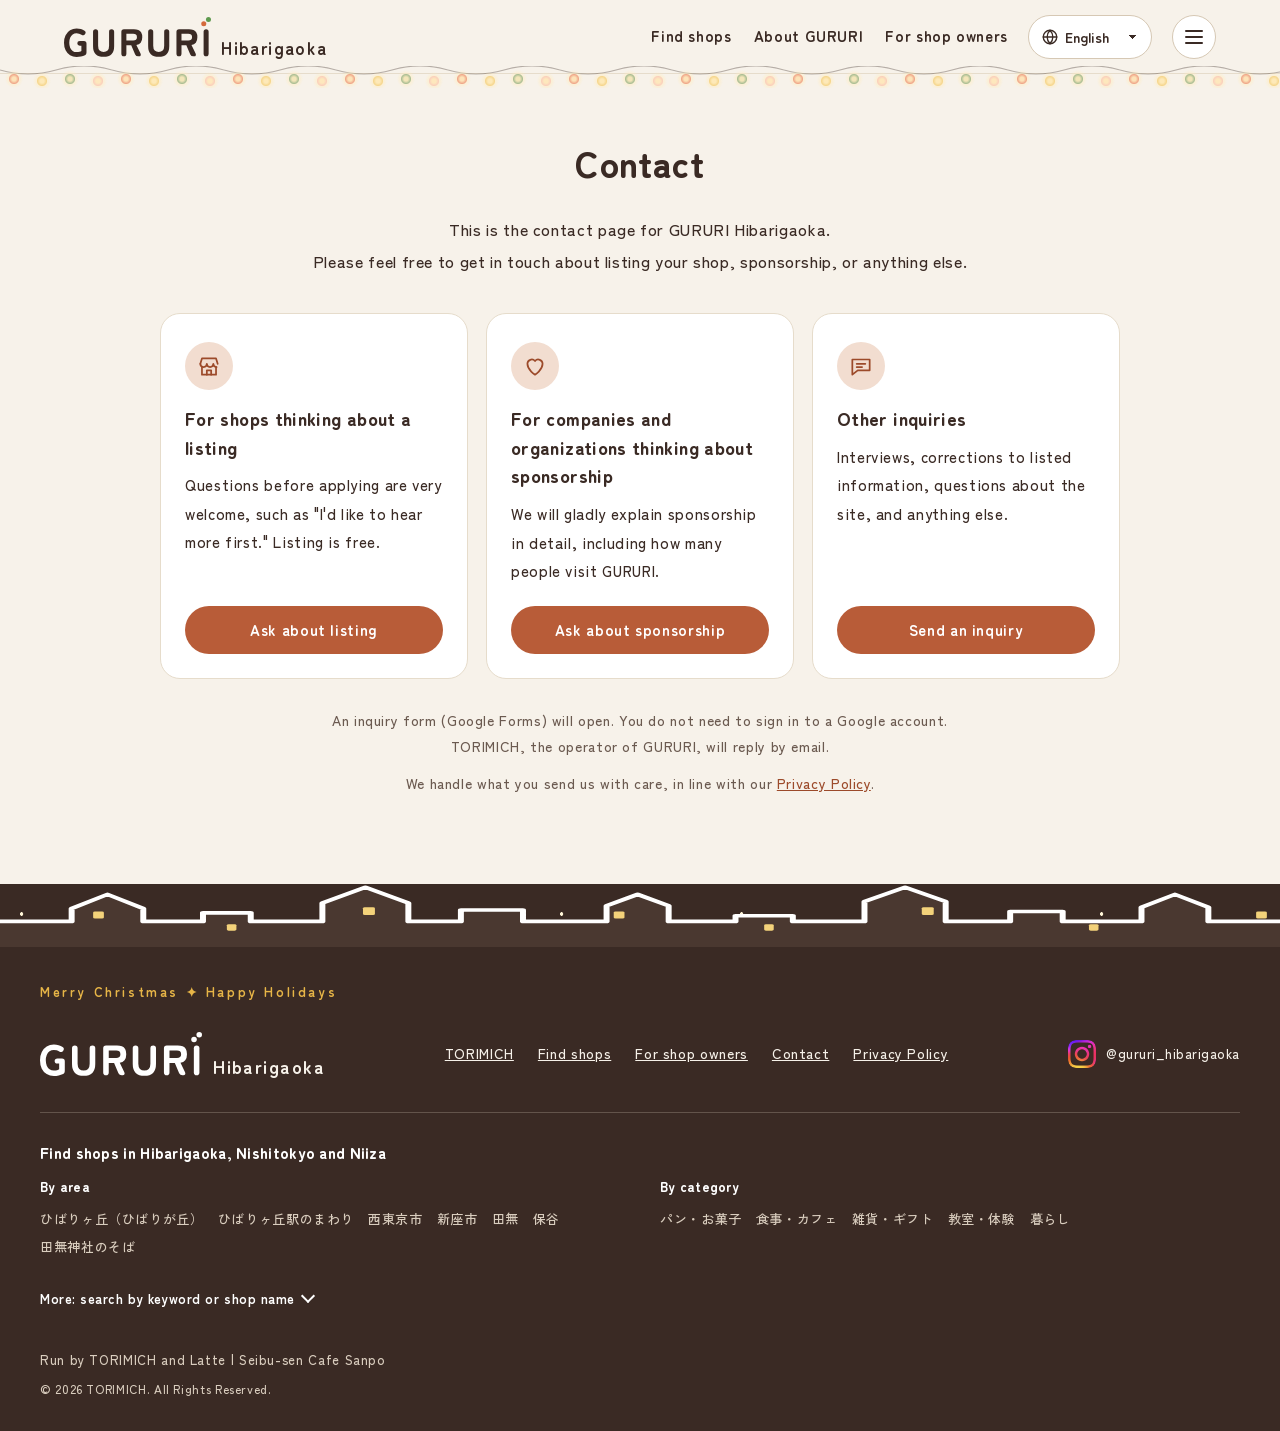
<file: contact.html>
<!doctype html>
<html lang="ja">
<head>
  <!-- Google tag (gtag.js) -->
<script async src="https://www.googletagmanager.com/gtag/js?id=G-QMFMTQ6WGR"></script>
<script>
  window.dataLayer = window.dataLayer || [];
  function gtag(){dataLayer.push(arguments);}
  gtag('js', new Date());
  gtag('config', 'G-QMFMTQ6WGR');
</script>
<meta charset="utf-8">
<meta name="viewport" content="width=device-width, initial-scale=1">
<title>お問い合わせ｜ぐるり ひばりヶ丘（ひばりヶ丘・西東京市・新座市のお店さがし）</title>
<meta name="description" content="ぐるり ひばりヶ丘へのお問い合わせの窓口です。掲載のこと、協賛のこと、そのほかのことも、お気軽にお寄せください。">
<meta property="og:title" content="お問い合わせ｜ぐるり ひばりヶ丘">
<meta property="og:description" content="ぐるり ひばりヶ丘へのお問い合わせの窓口です。掲載のこと、協賛のこと、そのほかのことも、お気軽にお寄せください。">
<meta property="og:type" content="website">
<link rel="canonical" href="https://gururi.torimich.com/contact.html">
<meta property="og:url" content="https://gururi.torimich.com/contact.html">
<meta property="og:site_name" content="ぐるり ひばりヶ丘">
<link rel="icon" href="favicon.ico" sizes="any">
<link rel="icon" href="assets/icons/icon.svg" type="image/svg+xml">
<link rel="apple-touch-icon" href="apple-touch-icon.png">
<link rel="manifest" href="site.webmanifest">
<meta name="theme-color" content="#F7F2EA">
<meta name="apple-mobile-web-app-title" content="ぐるり">
<link rel="preconnect" href="https://fonts.googleapis.com">
<link rel="preconnect" href="https://fonts.gstatic.com" crossorigin>
<link rel="stylesheet" href="https://fonts.googleapis.com/css2?family=Zen+Maru+Gothic:wght@500;700;900&family=Zen+Kaku+Gothic+New:wght@400;500;700&display=swap">
<link rel="stylesheet" href="style.css?v=20261128c">
<link rel="stylesheet" href="season.css?v=20261128c">
</head>
<body data-page="contact">

<header class="hd">
<div class="hd-in">
<a class="brand" href="index.html"><img src="assets/logo.svg" data-logo="color" alt="ぐるり ひばりヶ丘" data-i18n-alt="brand" width="84" height="40"><span class="brand-area" aria-hidden="true" data-i18n="brand.area">ひばりヶ丘</span></a>
<nav class="nav" aria-label="ぐるりのメニュー" data-i18n-aria="nav.menu">
<a href="index.html" data-i18n="nav.shops">お店をさがす</a>
<a href="concept.html" data-i18n="nav.about">ぐるりについて</a>
<a href="#" data-link="wazanohito" data-waza data-i18n="nav.waza">わざのひと</a>
<a href="join.html" data-i18n="nav.join">掲載について</a>
</nav>
<label class="lang"><svg viewBox="0 0 24 24" fill="none" stroke="currentColor" stroke-width="1.8" stroke-linecap="round" stroke-linejoin="round" aria-hidden="true"><circle cx="12" cy="12" r="9"/><path d="M3 12h18M12 3c2.5 2.6 3.8 5.6 3.8 9s-1.3 6.4-3.8 9c-2.5-2.6-3.8-5.6-3.8-9S9.5 5.6 12 3z"/></svg><span class="sr-only" data-i18n="lang.label">言語</span><select class="lang-select"><option value="ja">日本語</option></select></label>
</div>
</header>

<main class="ct" id="main">
<div class="ct-in">
<h1 class="ct-title" data-i18n="ct.title">お問い合わせ</h1>
<p class="ct-lead" data-i18n="ct.lead">ぐるり ひばりヶ丘への<wbr>お問い合わせの<wbr>窓口です。<br>掲載のこと、<wbr>協賛のこと、<wbr>そのほかのことも、<wbr>お気軽に<wbr>お寄せください。</p>
<div class="ct-cards">
<section class="ct-card" id="listing" aria-labelledby="ct-l-h">
<span class="ct-ic" aria-hidden="true"><svg viewBox="0 0 24 24" fill="none" stroke="currentColor" stroke-width="1.6" stroke-linecap="round" stroke-linejoin="round"><path d="M4 10l1.5-5h13L20 10"/><path d="M4 10c0 1.7 1.3 3 3 3s3-1.3 3-3c0 1.7 1.3 3 3 3s3-1.3 3-3c0 1.7 1.3 3 3 3"/><path d="M5.5 13v7h13v-7"/><path d="M10 20v-4h4v4"/></svg></span>
<h2 id="ct-l-h" data-i18n="ct.l.h">掲載を考えている<wbr>お店の方へ</h2>
<p data-i18n="ct.l.p"></p>
<a class="btn ct-btn" href="#" data-ct="listing" target="_blank" rel="noopener" data-i18n="ct.l.btn">掲載について問い合わせる</a>
</section>
<section class="ct-card" id="sponsor" aria-labelledby="ct-s-h">
<span class="ct-ic" aria-hidden="true"><svg viewBox="0 0 24 24" fill="none" stroke="currentColor" stroke-width="1.6" stroke-linecap="round" stroke-linejoin="round"><path d="M12 20s-7-4.4-7-10a4 4 0 0 1 7-2.6A4 4 0 0 1 19 10c0 5.6-7 10-7 10z"/></svg></span>
<h2 id="ct-s-h" data-i18n="ct.s.h">協賛を考えている<wbr>会社・団体の方へ</h2>
<p data-i18n="ct.s.p"></p>
<a class="btn ct-btn" href="#" data-ct="sponsor" target="_blank" rel="noopener" data-i18n="ct.s.btn">協賛について問い合わせる</a>
</section>
<section class="ct-card" id="other" aria-labelledby="ct-o-h">
<span class="ct-ic" aria-hidden="true"><svg viewBox="0 0 24 24" fill="none" stroke="currentColor" stroke-width="1.6" stroke-linecap="round" stroke-linejoin="round"><path d="M4 6h16v10H9l-5 4z"/><path d="M8 10h8M8 13h5"/></svg></span>
<h2 id="ct-o-h" data-i18n="ct.o.h">そのほかの<wbr>お問い合わせ</h2>
<p data-i18n="ct.o.p"></p>
<a class="btn ct-btn" href="#" data-ct="other" target="_blank" rel="noopener" data-i18n="ct.o.btn">問い合わせる</a>
</section>
</div>
<p class="ct-note" data-i18n="ct.note"></p>
<p class="ct-note ct-none" data-i18n="ct.none" hidden></p>
<p class="ct-pp" data-i18n="ct.pp"></p>
</div>
</main>

<footer class="ft">
<div class="ft-in">
<a class="ft-brand" href="#" data-totop aria-label="ページのいちばん上へ戻る" data-i18n-aria="ft.totop"><img src="assets/logo-white.svg" data-logo="white" alt="ぐるり ひばりヶ丘" data-i18n-alt="brand" width="92" height="44"><span class="brand-area" aria-hidden="true" data-i18n="brand.area">ひばりヶ丘</span></a>
<nav aria-label="フッター" data-i18n-aria="nav.footer">
<a href="#" data-link="torimichHome" data-i18n="nav.torimich">通り道（TORIMICH）</a>
<a href="index.html" data-i18n="nav.shops">お店をさがす</a>
<a href="join.html" data-i18n="nav.join">掲載について</a>
<a href="contact.html" data-i18n="menu.contact" aria-current="page">お問い合わせ</a>
<a href="privacy.html" data-i18n="nav.privacy">プライバシーポリシー</a>
</nav>
<a class="ft-ig" href="https://ykt5da.s.gy/insta-gururi" data-link="instagram" target="_blank" rel="noopener" aria-label="ぐるり ひばりヶ丘のInstagram（新しいタブで開きます）"><img src="assets/instagram.png" width="28" height="28" alt="" loading="lazy"><span>@gururi_hibarigaoka</span></a>
</div>
<section class="ft-find" aria-labelledby="ft-find-h">
<h2 id="ft-find-h" data-i18n="ftf.h">ひばりヶ丘・西東京市・新座市のお店を、<br class="sp-br">ぐるりでさがす</h2>
<div class="ft-cols">
<div><h3 data-i18n="ftf.area">まちから</h3><ul><li><a href="index.html?q=%E3%81%B2%E3%81%B0%E3%82%8A%E3%83%B6%E4%B8%98#shops">ひばりヶ丘（ひばりが丘）</a></li><li><a href="index.html?q=%E3%81%B2%E3%81%B0%E3%82%8A%E3%83%B6%E4%B8%98%E9%A7%85#shops">ひばりヶ丘駅のまわり</a></li><li><a href="index.html?q=%E8%A5%BF%E6%9D%B1%E4%BA%AC%E5%B8%82#shops">西東京市</a></li><li><a href="index.html?q=%E6%96%B0%E5%BA%A7%E5%B8%82#shops">新座市</a></li><li><a href="index.html?q=%E7%94%B0%E7%84%A1#shops">田無</a></li><li><a href="index.html?q=%E4%BF%9D%E8%B0%B7#shops">保谷</a></li><li><a href="index.html?q=%E7%94%B0%E7%84%A1%E7%A5%9E%E7%A4%BE#shops">田無神社のそば</a></li></ul></div>
<div><h3 data-i18n="ftf.genre">ジャンルから</h3><ul><li><a href="index.html?genre=%E3%83%91%E3%83%B3%E3%83%BB%E3%81%8A%E8%8F%93%E5%AD%90#shops">パン・お菓子</a></li><li><a href="index.html?genre=%E9%A3%9F%E4%BA%8B%E3%83%BB%E3%82%AB%E3%83%95%E3%82%A7#shops">食事・カフェ</a></li><li><a href="index.html?genre=%E9%9B%91%E8%B2%A8%E3%83%BB%E3%82%AE%E3%83%95%E3%83%88#shops">雑貨・ギフト</a></li><li><a href="index.html?genre=%E6%95%99%E5%AE%A4%E3%83%BB%E4%BD%93%E9%A8%93#shops">教室・体験</a></li><li><a href="index.html?genre=%E6%9A%AE%E3%82%89%E3%81%97#shops">暮らし</a></li></ul></div>
</div>
<details class="ft-more">
<summary><span data-i18n="ftf.more">ことばや、お店の名前からもさがす</span></summary>
<p class="ft-find-p" data-i18n="ftf.p">ぐるり ひばりヶ丘は、ひばりヶ丘（ひばりが丘）駅のまわりと、西東京市・新座市の、カフェ・パン屋・焼き菓子・雑貨・教室など、暮らしのそばにあるお店を、お店の方の言葉で紹介しています。</p>
<div class="ft-cols">
<div class="ft-words"><h3 data-i18n="ftf.words">ことばから</h3><ul><li><a href="index.html?q=%E3%82%AB%E3%83%95%E3%82%A7#shops">カフェ</a></li><li><a href="index.html?q=%E3%83%A9%E3%83%B3%E3%83%81#shops">ランチ</a></li><li><a href="index.html?q=%E3%83%91%E3%83%B3%E5%B1%8B#shops">パン屋</a></li><li><a href="index.html?q=%E3%83%99%E3%83%BC%E3%82%B0%E3%83%AB#shops">ベーグル</a></li><li><a href="index.html?q=%E7%B1%B3%E7%B2%89%E3%83%91%E3%83%B3#shops">米粉パン</a></li><li><a href="index.html?q=%E7%84%BC%E3%81%8D%E8%8F%93%E5%AD%90#shops">焼き菓子</a></li><li><a href="index.html?q=%E3%82%B9%E3%82%A4%E3%83%BC%E3%83%84#shops">スイーツ</a></li><li><a href="index.html?q=%E3%81%9F%E3%81%84%E7%84%BC%E3%81%8D#shops">たい焼き</a></li><li><a href="index.html?q=%E3%82%B3%E3%83%BC%E3%83%92%E3%83%BC#shops">コーヒー</a></li><li><a href="index.html?q=%E8%87%AA%E5%AE%B6%E7%84%99%E7%85%8E%E7%8F%88%E7%90%B2#shops">自家焙煎珈琲</a></li><li><a href="index.html?q=%E7%99%BA%E9%85%B5%E3%83%A9%E3%83%B3%E3%83%81#shops">発酵ランチ</a></li><li><a href="index.html?q=%E8%B1%9A%E6%B1%81#shops">豚汁</a></li><li><a href="index.html?q=%E3%82%B8%E3%83%93%E3%82%A8#shops">ジビエ</a></li><li><a href="index.html?q=%E3%83%AC%E3%82%B9%E3%83%88%E3%83%A9%E3%83%B3#shops">レストラン</a></li><li><a href="index.html?q=%E3%81%8A%E9%85%92#shops">お酒</a></li><li><a href="index.html?q=%E3%82%B8%E3%82%A7%E3%83%A9%E3%83%BC%E3%83%88#shops">ジェラート</a></li><li><a href="index.html?q=%E9%87%8E%E8%8F%9C#shops">野菜</a></li><li><a href="index.html?q=%E3%83%86%E3%82%A4%E3%82%AF%E3%82%A2%E3%82%A6%E3%83%88#shops">テイクアウト</a></li><li><a href="index.html?q=%E3%82%A2%E3%83%AC%E3%83%AB%E3%82%AE%E3%83%BC#shops">アレルギー</a></li><li><a href="index.html?q=%E3%83%B4%E3%82%A3%E3%83%BC%E3%82%AC%E3%83%B3#shops">ヴィーガン</a></li><li><a href="index.html?q=%E9%9B%91%E8%B2%A8#shops">雑貨</a></li><li><a href="index.html?q=%E3%82%AE%E3%83%95%E3%83%88#shops">ギフト</a></li><li><a href="index.html?q=%E3%81%8B%E3%81%B0%E3%82%93#shops">かばん</a></li><li><a href="index.html?q=%E5%B8%86%E5%B8%83%E3%83%90%E3%83%83%E3%82%B0#shops">帆布バッグ</a></li><li><a href="index.html?q=%E9%9D%B4#shops">靴</a></li><li><a href="index.html?q=%E8%8A%B1#shops">花・フラワー</a></li><li><a href="index.html?q=%E3%82%A2%E3%82%AF%E3%82%BB%E3%82%B5%E3%83%AA%E3%83%BC#shops">アクセサリー</a></li><li><a href="index.html?q=%E3%83%8F%E3%83%B3%E3%83%89%E3%83%A1%E3%82%A4%E3%83%89#shops">ハンドメイド</a></li><li><a href="index.html?q=%E6%97%A5%E7%94%A8%E5%93%81#shops">日用品</a></li><li><a href="index.html?q=%E9%99%B6%E8%8A%B8%E6%95%99%E5%AE%A4#shops">陶芸教室</a></li><li><a href="index.html?q=%E6%9B%B8%E9%81%93%E6%95%99%E5%AE%A4#shops">書道教室</a></li><li><a href="index.html?q=%E7%A9%BA%E6%89%8B#shops">空手</a></li><li><a href="index.html?q=%E3%83%AF%E3%83%BC%E3%82%AF%E3%82%B7%E3%83%A7%E3%83%83%E3%83%97#shops">ワークショップ</a></li><li><a href="index.html?q=%E7%BF%92%E3%81%84%E4%BA%8B#shops">習い事</a></li><li><a href="index.html?q=%E5%86%99%E7%9C%9F%E3%82%B9%E3%82%BF%E3%82%B8%E3%82%AA#shops">写真スタジオ</a></li><li><a href="index.html?q=%E4%B8%83%E4%BA%94%E4%B8%89#shops">七五三</a></li><li><a href="index.html?q=%E7%BE%8E%E5%AE%B9%E5%AE%A4#shops">美容室</a></li><li><a href="index.html?q=%E3%83%AC%E3%83%B3%E3%82%BF%E3%82%AB%E3%83%BC#shops">レンタカー</a></li><li><a href="index.html?q=%E8%87%AA%E5%8B%95%E8%BB%8A%E4%BF%AE%E7%90%86#shops">自動車修理</a></li><li><a href="index.html?q=%E5%AD%90%E3%81%A9%E3%82%82%E9%80%A3%E3%82%8C#shops">子ども連れ</a></li><li><a href="index.html?q=%E9%A7%90%E8%BB%8A%E5%A0%B4#shops">駐車場</a></li><li><a href="index.html?q=%E3%82%AF%E3%83%BC%E3%83%9D%E3%83%B3#shops">クーポン</a></li></ul></div>
<div class="ft-shops"><h3 data-i18n="ftf.shops">掲載中のお店</h3><ul id="ft-shop-list"><li><a href="index.html?shop=mao-chai.cafe">mao-chai.cafe</a></li><li><a href="index.html?shop=soeur">soeur</a></li><li><a href="index.html?shop=%E6%A9%8B%E6%9C%AC%E5%95%86%E5%BA%97">橋本商店</a></li><li><a href="index.html?shop=ChanQ%20Coffee">ChanQ Coffee</a></li><li><a href="index.html?shop=%E3%81%93%E3%81%AF%E3%82%8B%E3%81%B3%E3%82%88%E3%82%8A%20%E3%81%B5%E3%81%89%E3%81%A8%E3%82%B9%E3%82%BF%E3%82%B8%E3%82%AA">こはるびより ふぉとスタジオ</a></li><li><a href="index.html?shop=SoloBread">SoloBread</a></li><li><a href="index.html?shop=%E3%81%98%E3%81%B3%E3%81%88">じびえ</a></li><li><a href="index.html?shop=%E5%A2%A8%E5%BA%B5%E3%81%B2%E3%81%B0%E3%82%8A%E3%81%8C%E3%81%8A%E3%81%8B%E6%95%99%E5%AE%A4">墨庵ひばりがおか教室</a></li><li><a href="index.html?shop=%E7%B1%B3%E7%B2%89%E3%83%91%E3%83%B3%E3%81%AE%E5%BA%97%20%E3%82%B3%E3%82%A4%E3%82%AC%E3%82%AF%E3%83%9C%E4%BF%9D%E8%B0%B7%E5%BA%97">米粉パンの店 コイガクボ保谷店</a></li><li><a href="index.html?shop=%E6%AD%A3%E5%BF%83%E9%81%93%E7%A9%BA%E6%89%8B%20%E3%81%B2%E3%81%B0%E3%82%8A%E3%83%B6%E4%B8%98%E9%81%93%E5%A0%B4">正心道空手 ひばりヶ丘道場</a></li><li><a href="index.html?shop=Dream%20Share%20Atelier">Dream Share Atelier</a></li><li><a href="index.html?shop=100%E5%86%86%E3%83%AC%E3%83%B3%E3%82%BF%E3%82%AB%E3%83%BC%20%E6%96%B0%E5%BA%A7%E3%81%B2%E3%81%B0%E3%82%8A%E3%81%8C%E4%B8%98%E5%BA%97">100円レンタカー 新座ひばりが丘店</a></li><li><a href="index.html?shop=%E7%BE%8E%E5%AE%B9%E5%AE%A4%E3%83%9E%E3%82%AD%E3%82%B7%E3%83%A0">美容室マキシム</a></li><li><a href="index.html?shop=%E3%81%93%E3%82%93%E3%81%BA%E3%81%84%E9%99%B6">こんぺい陶</a></li><li><a href="index.html?shop=%E3%83%96%E3%83%BC%E3%83%A9%E3%83%B3%E3%82%B8%E3%82%A7%E3%83%AA%E3%83%BC%E3%83%BB%E3%83%93%E3%82%A2%E3%83%AA%E3%83%83%E3%83%84">ブーランジェリー・ビアリッツ</a></li><li><a href="index.html?shop=ombres%20douces">ombres douces</a></li><li><a href="index.html?shop=%E6%89%8B%E5%89%B5%E3%82%8A%E3%81%8B%E3%81%B0%E3%82%93%E5%B7%A5%E6%88%BF%E3%82%AF%E3%83%A9%E3%82%AF%E3%83%95">手創りかばん工房クラクフ</a></li><li><a href="index.html?shop=%E7%A8%B2%E6%AF%9B%E5%B1%8B">稲毛屋</a></li><li><a href="index.html?shop=DAICHI%20cafe">DAICHI cafe</a></li><li><a href="index.html?shop=ANNE%E2%80%99S%20GARDEN">ANNE’S GARDEN</a></li><li><a href="index.html?shop=%E9%A2%A8%E8%96%AB%E3%82%8B%E7%A5%9E%E7%A4%BE%E3%81%AA%E3%81%8A%E3%81%8D%E3%81%A1">風薫る神社なおきち</a></li><li><a href="index.html?shop=C-Porte">C-Porte</a></li><li><a href="index.html?shop=Cafe%20Restaurant%20LaVet">Cafe Restaurant LaVet</a></li><li><a href="index.html?shop=%E3%81%AA%E3%81%A3%E3%81%A1%E3%82%83%E3%82%93%E3%81%A1%EF%BD%9C%E3%81%94%E3%81%A1%E3%81%9D%E3%81%86%E8%B1%9A%E6%B1%81%E3%81%AE%E3%82%AB%E3%83%95%E3%82%A7">なっちゃんち｜ごちそう豚汁のカフェ</a></li><li><a href="index.html?shop=%E6%97%A5%E7%94%A8%E5%93%81%E8%8C%B6%E5%B1%8B%20%E3%81%9F%E3%81%84%E3%82%84%E3%81%8E">日用品茶屋 たいやぎ</a></li></ul></div>
</div>
</details>
</section>
<p class="ft-op" data-i18n="ft.op">運営：<span class="nw">TORIMICH（通り道）</span>・<span class="nw">ラテさん｜</span><span class="nw">西武線カフェさんぽ</span></p>
<small>© 2026 TORIMICH. All Rights Reserved.</small>
</footer>

<script src="config.js?v=20261128c"></script>
<script src="i18n.js?v=20261128c"></script>
<script src="app.js?v=20261128c"></script>
<script src="season.js?v=20261128d"></script>
<script>
/* お問い合わせ：ボタンの行き先は config.js の contactForms（種類ごとの、答えを先に入れたGoogleフォームのリンク）。
   まだ入っていないときは、通り道（TORIMICH）のお問い合わせ先（config.js の contactFallback）へ。押した回数は GA4 の contact_click（type） */
(function () {
  var CFG = window.GURURI_CONFIG || {}, F = CFG.contactForms || {}, none = false;
  document.querySelectorAll('[data-ct]').forEach(function (a) {
    var k = a.getAttribute('data-ct'), u = String(F[k] || F.other || '').trim();
    if (!u) { u = CFG.contactFallback || 'https://www.torimich.com/contact'; none = true; }
    a.href = u;
    a.addEventListener('click', function () { try { if (typeof gtag === 'function') gtag('event', 'contact_click', { type: k }); } catch (e) {} });
  });
  if (none) { var n = document.querySelector('.ct-none'); if (n) n.hidden = false; }
  // contact.html#sponsor などで来たときは、そのカードを少し光らせる
  function mark() { var h = location.hash.slice(1); document.querySelectorAll('.ct-card').forEach(function (c) { c.classList.toggle('is-here', c.id === h); }); }
  mark(); window.addEventListener('hashchange', mark);
})();
</script>
</body>
</html>
</file>
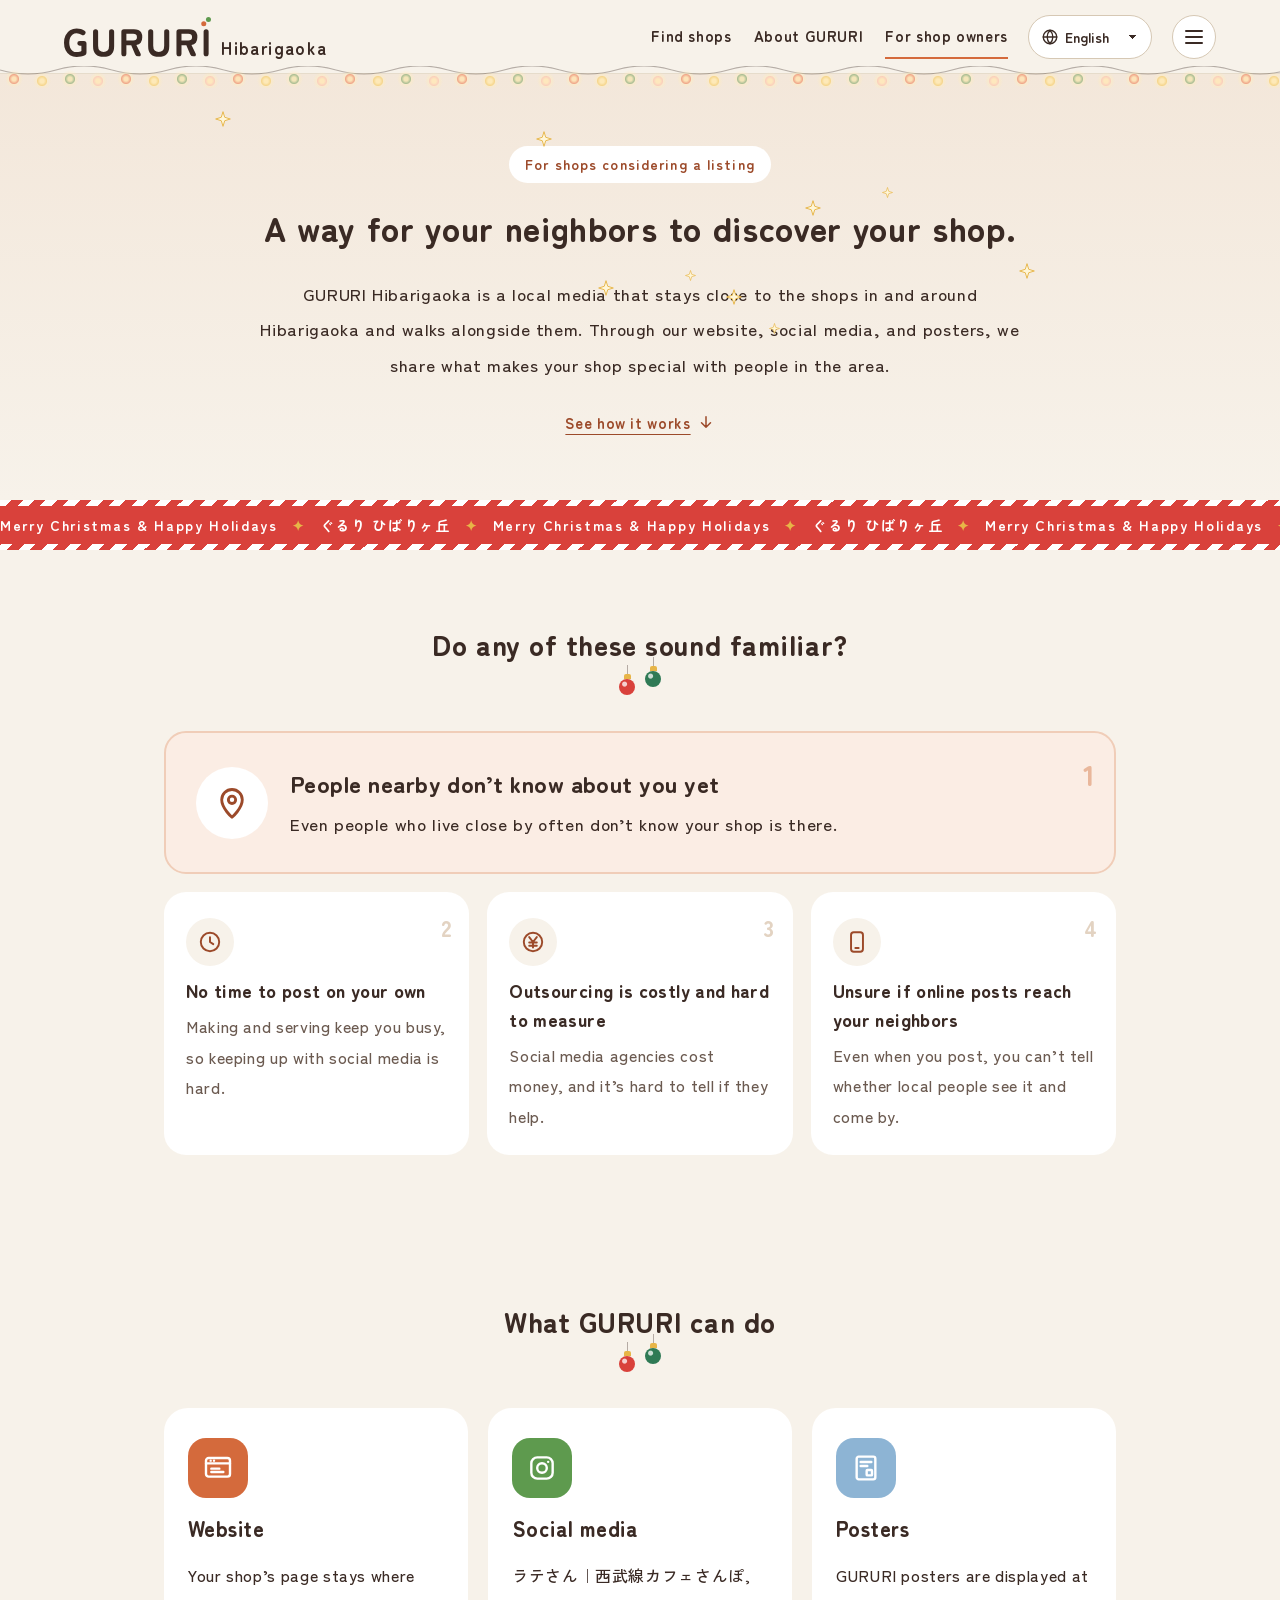
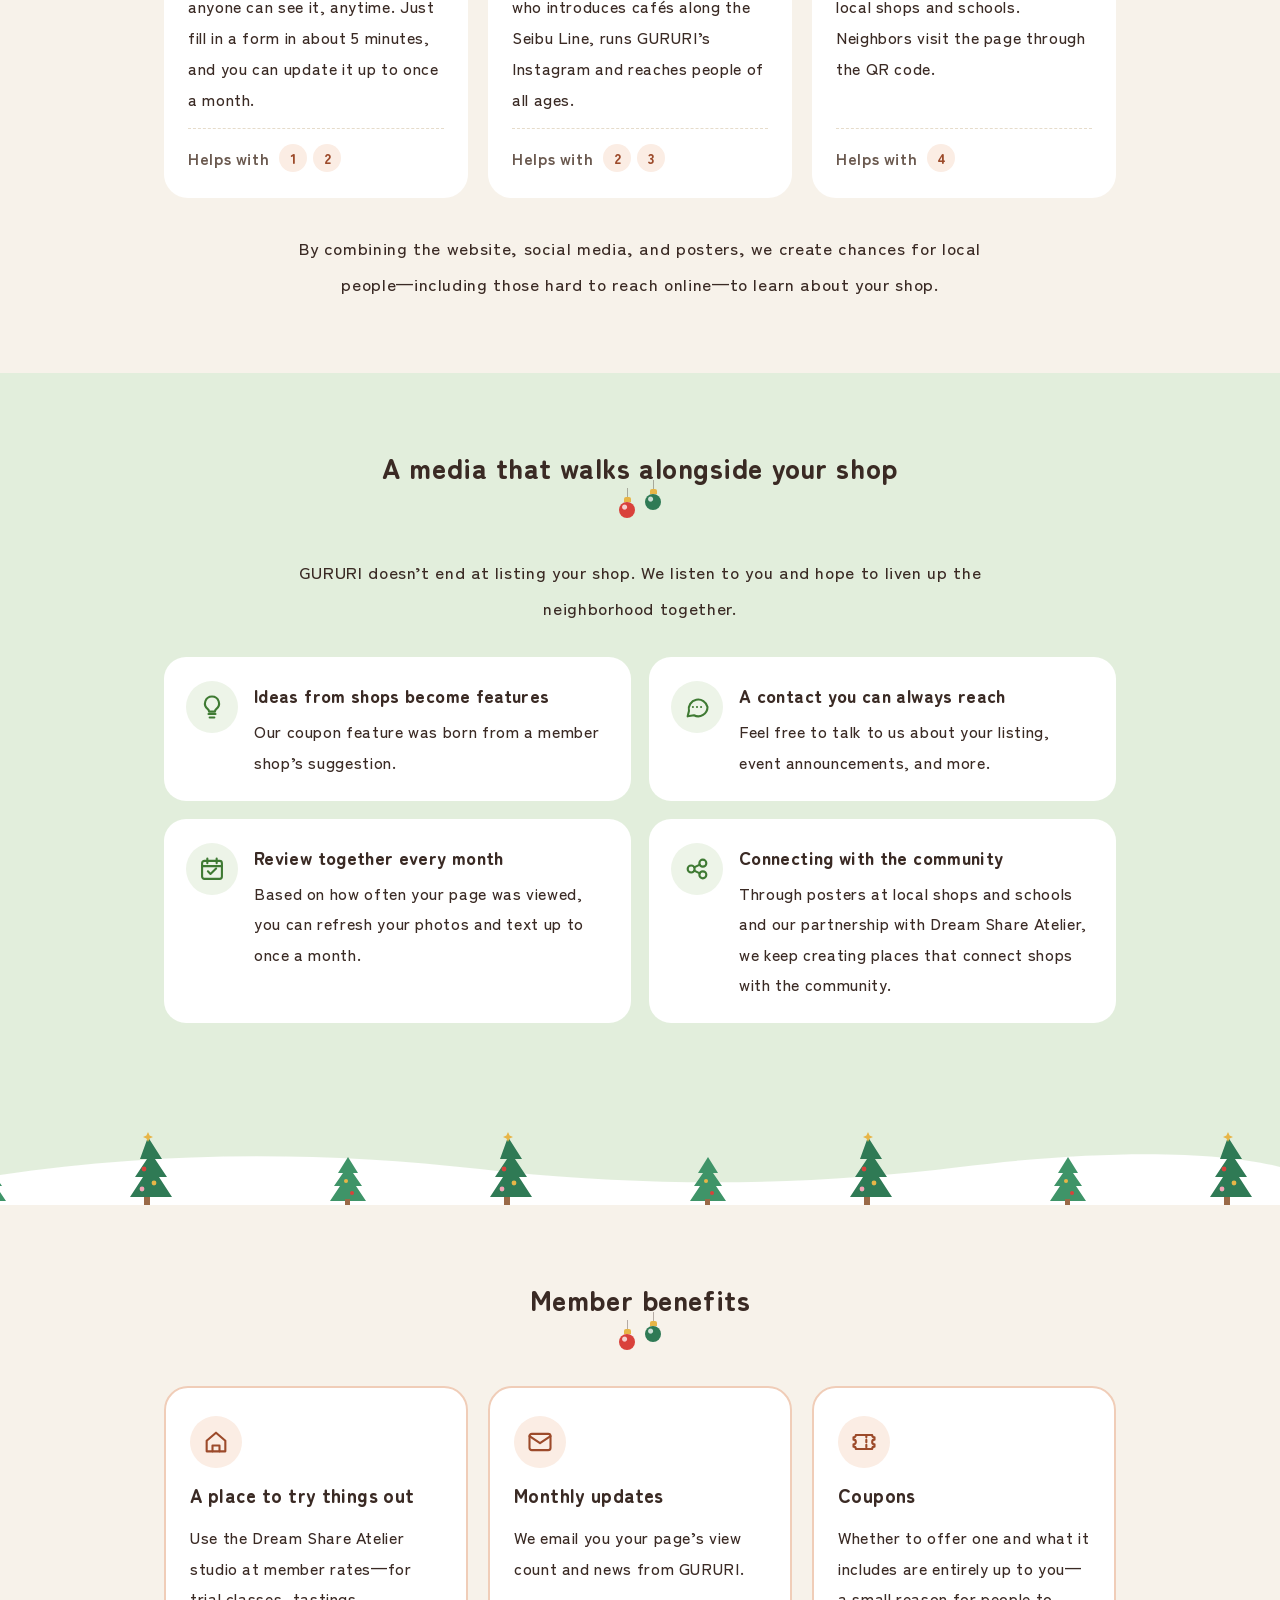
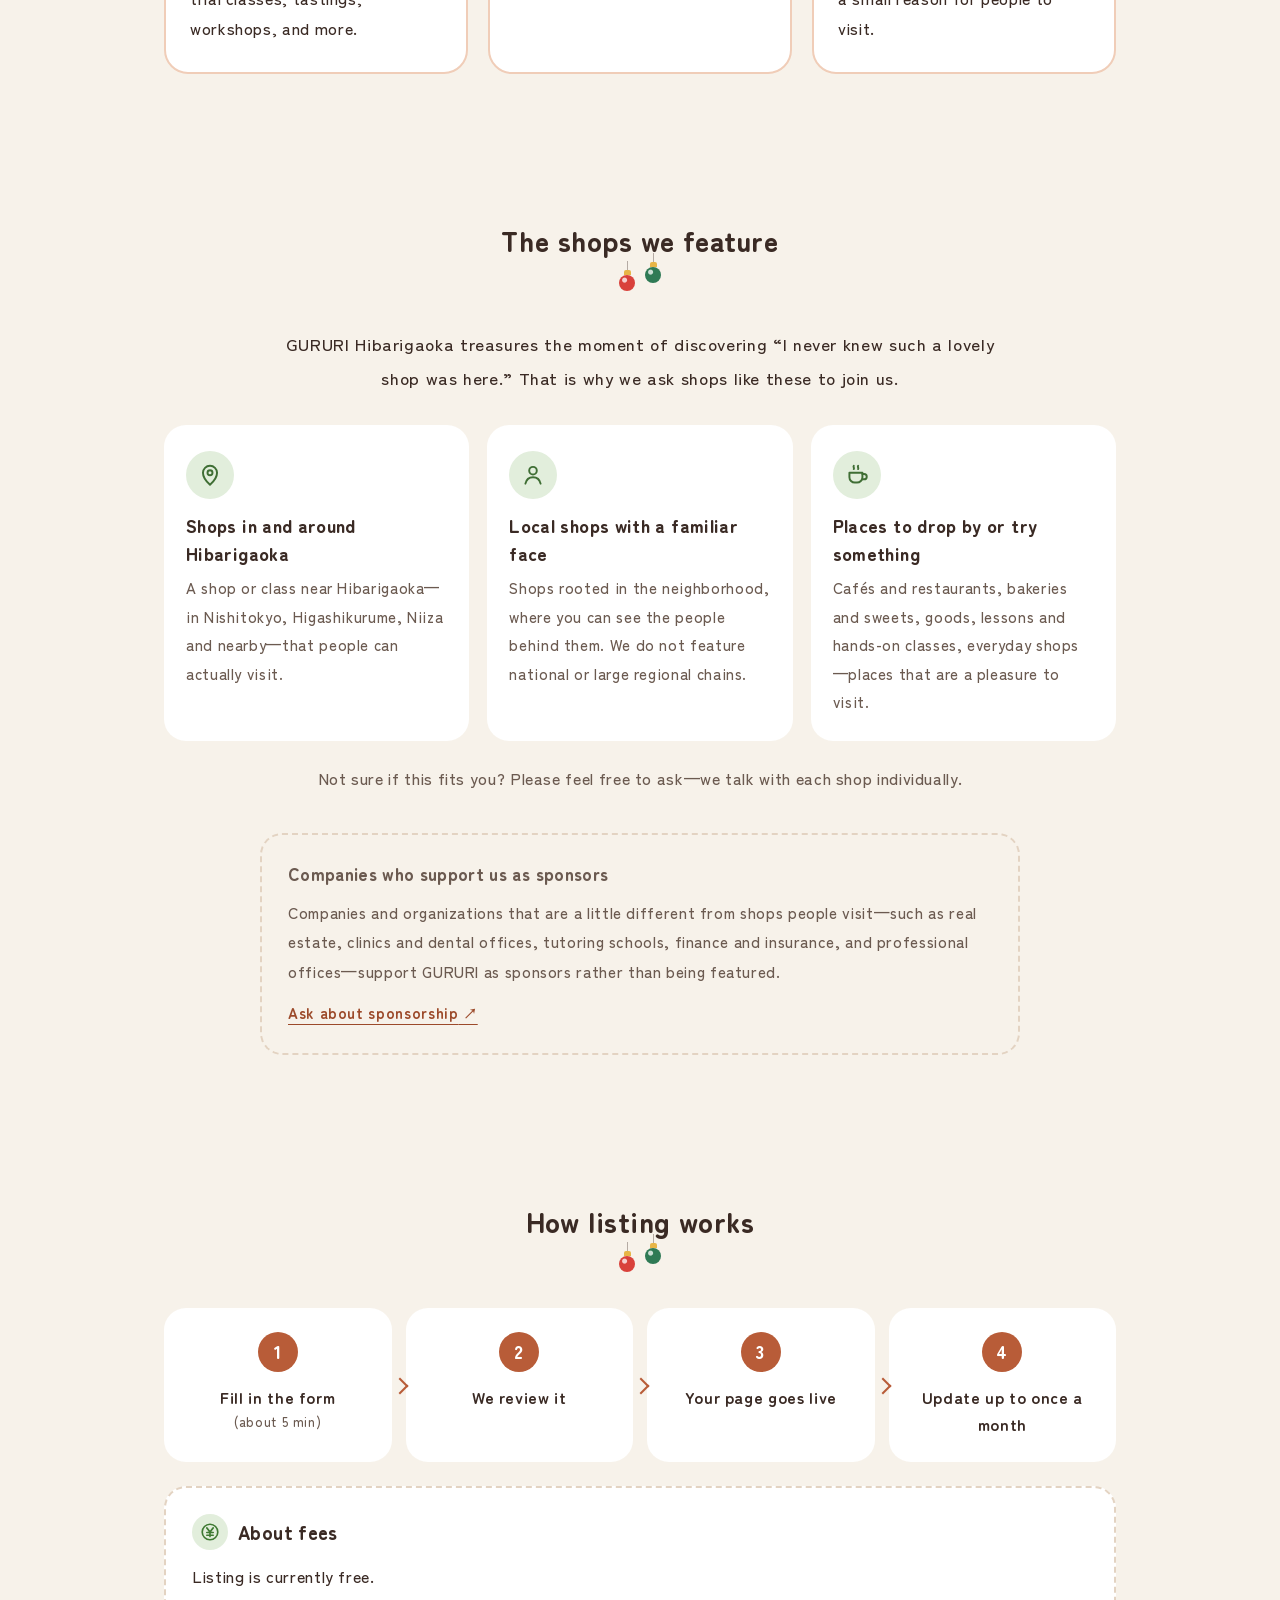
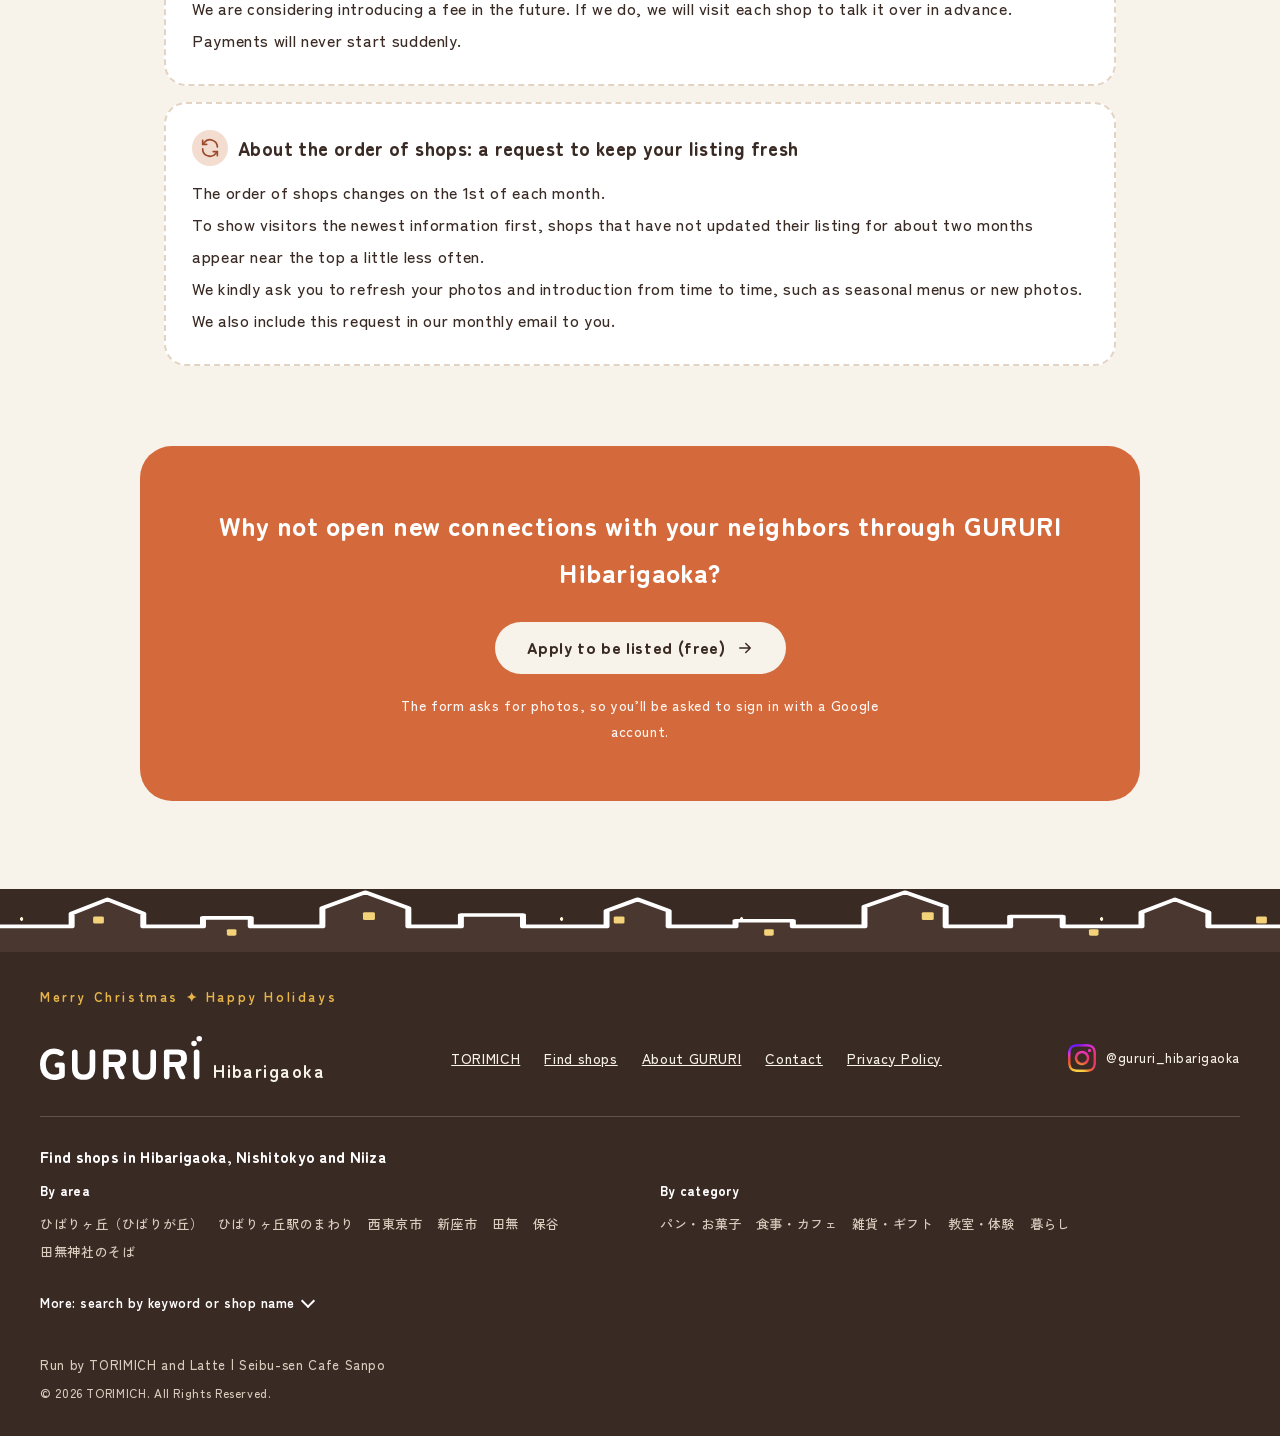
<file: join.html>
<!doctype html>
<html lang="ja">
<head>
  <!-- Google tag (gtag.js) -->
<script async src="https://www.googletagmanager.com/gtag/js?id=G-QMFMTQ6WGR"></script>
<script>
  window.dataLayer = window.dataLayer || [];
  function gtag(){dataLayer.push(arguments);}
  gtag('js', new Date());
  gtag('config', 'G-QMFMTQ6WGR');
</script>
<meta charset="utf-8">
<meta name="viewport" content="width=device-width, initial-scale=1">
<title>掲載について｜ひばりヶ丘・西東京市・新座市のお店の方へ（現在、掲載無料）｜ぐるり ひばりヶ丘</title>
<meta name="description" content="ぐるり ひばりヶ丘は、ひばりヶ丘とその周りのお店に寄り添う、地域密着・伴走型のメディアです。ウェブ・SNS・ポスターの3つで、お店の魅力を地域の方に届けます。">
<meta property="og:title" content="掲載について｜ぐるり ひばりヶ丘">
<meta property="og:description" content="ぐるり ひばりヶ丘は、ひばりヶ丘とその周りのお店に寄り添う、地域密着・伴走型のメディアです。ウェブ・SNS・ポスターの3つで、お店の魅力を地域の方に届けます。">
<meta property="og:type" content="website">
<link rel="canonical" href="https://gururi.torimich.com/join.html">
<meta property="og:url" content="https://gururi.torimich.com/join.html">
<meta property="og:site_name" content="ぐるり ひばりヶ丘">
<link rel="icon" href="favicon.ico" sizes="any">
<link rel="icon" href="assets/icons/icon.svg" type="image/svg+xml">
<link rel="apple-touch-icon" href="apple-touch-icon.png">
<link rel="manifest" href="site.webmanifest">
<meta name="theme-color" content="#F7F2EA">
<meta name="apple-mobile-web-app-title" content="ぐるり">
<link rel="preconnect" href="https://fonts.googleapis.com">
<link rel="preconnect" href="https://fonts.gstatic.com" crossorigin>
<link rel="stylesheet" href="https://fonts.googleapis.com/css2?family=Zen+Maru+Gothic:wght@500;700;900&family=Zen+Kaku+Gothic+New:wght@400;500;700&display=swap">
<link rel="stylesheet" href="style.css?v=20261128c">
<link rel="stylesheet" href="season.css?v=20261128c">
</head>
<body data-page="join">

<header class="hd">
<div class="hd-in">
<a class="brand" href="index.html"><img src="assets/logo.svg" data-logo="color" alt="ぐるり ひばりヶ丘" data-i18n-alt="brand" width="84" height="40"><span class="brand-area" aria-hidden="true" data-i18n="brand.area">ひばりヶ丘</span></a>
<nav class="nav" aria-label="ぐるりのメニュー" data-i18n-aria="nav.menu">
<a href="index.html" data-i18n="nav.shops">お店をさがす</a>
<a href="concept.html" data-i18n="nav.about">ぐるりについて</a>
<a href="#" data-link="wazanohito" data-waza data-i18n="nav.waza">わざのひと</a>
<a href="join.html" aria-current="page" data-i18n="nav.join">掲載について</a>
</nav>
<label class="lang"><svg viewBox="0 0 24 24" fill="none" stroke="currentColor" stroke-width="1.8" stroke-linecap="round" stroke-linejoin="round" aria-hidden="true"><circle cx="12" cy="12" r="9"/><path d="M3 12h18M12 3c2.5 2.6 3.8 5.6 3.8 9s-1.3 6.4-3.8 9c-2.5-2.6-3.8-5.6-3.8-9S9.5 5.6 12 3z"/></svg><span class="sr-only" data-i18n="lang.label">言語</span><select class="lang-select"><option value="ja">日本語</option></select></label>
</div>
</header>

<main class="jn">
<section class="jn-hero" aria-labelledby="jn-title">
<div class="jn-in">
<p class="jn-kicker" data-i18n="jn.kicker">掲載をお考えのお店の方へ</p>
<h1 id="jn-title" data-i18n="jn.h1">地域の方に、<wbr>お店を知ってもらう<wbr>きっかけを。</h1>
<p class="jn-lead" data-i18n="jn.lead"><span class="nw">ぐるり ひばりヶ丘は、</span><wbr><span class="nw">ひばりヶ丘とその周りの</span><span class="nw">お店に寄り添う、</span><br><span class="nw">地域密着・伴走型のメディアです。</span><br><span class="nw">ウェブ・SNS・ポスターの3つで、</span><br><span class="nw">お店の魅力を地域の方に届けます。</span></p>
<a class="jn-flowlink" href="#jn-flow"><span data-i18n="jn.flowlink">掲載までの流れを見る</span><svg viewBox="0 0 24 24" fill="none" stroke="currentColor" stroke-width="2" stroke-linecap="round" stroke-linejoin="round" aria-hidden="true"><path d="M12 5v14M6 13l6 6 6-6"/></svg></a>
</div>
</section>

<section class="jn-sec" aria-labelledby="jn-w-title">
<h2 id="jn-w-title" class="sec-title" data-i18n="jn.w.h">こんなお悩みは<wbr>ありませんか</h2>
<p class="dots" aria-hidden="true"><span style="background:#D46A3C"></span><span style="background:#5E9A4E;margin-top:-8px"></span></p>
<ol class="jw-list">
<li class="jw jw-big"><span class="jw-n" aria-hidden="true">1</span><span class="jw-ic"><svg viewBox="0 0 24 24" fill="none" stroke="currentColor" stroke-width="1.8" stroke-linecap="round" stroke-linejoin="round" aria-hidden="true"><path d="M12 21s-6.5-5.6-6.5-11a6.5 6.5 0 0 1 13 0c0 5.4-6.5 11-6.5 11z"/><circle cx="12" cy="10" r="2.3"/></svg></span><div><h3 data-i18n="jn.w1.h">地域の方に、<wbr>まだ知られていない</h3><p data-i18n="jn.w1.p">近くに住んでいても、<wbr>お店の存在を<wbr>知らない方が<wbr>多い。</p></div></li>
<li class="jw"><span class="jw-n" aria-hidden="true">2</span><span class="jw-ic"><svg viewBox="0 0 24 24" fill="none" stroke="currentColor" stroke-width="1.8" stroke-linecap="round" stroke-linejoin="round" aria-hidden="true"><circle cx="12" cy="12" r="8.5"/><path d="M12 7.5V12l3 2"/></svg></span><div><h3 data-i18n="jn.w2.h">自分で発信する<wbr>時間がない</h3><p data-i18n="jn.w2.p">製造や接客で<wbr>手いっぱいで、<wbr>SNSを続けるのが<wbr>難しい。</p></div></li>
<li class="jw"><span class="jw-n" aria-hidden="true">3</span><span class="jw-ic"><svg viewBox="0 0 24 24" fill="none" stroke="currentColor" stroke-width="1.8" stroke-linecap="round" stroke-linejoin="round" aria-hidden="true"><circle cx="12" cy="12" r="8.5"/><path d="M8.5 7.5L12 12l3.5-4.5M8.5 12.5h7M8.5 15.5h7M12 12v5"/></svg></span><div><h3 data-i18n="jn.w3.h">外に頼むと、<wbr>費用が高く<wbr>効果も見えにくい</h3><p data-i18n="jn.w3.p">SNS運用の代行は<wbr>費用がかかり、<wbr>効果が分からない。</p></div></li>
<li class="jw"><span class="jw-n" aria-hidden="true">4</span><span class="jw-ic"><svg viewBox="0 0 24 24" fill="none" stroke="currentColor" stroke-width="1.8" stroke-linecap="round" stroke-linejoin="round" aria-hidden="true"><rect x="6.5" y="3" width="11" height="18" rx="2.5"/><path d="M10.5 17.5h3"/></svg></span><div><h3 data-i18n="jn.w4.h">ネットだけで、<wbr>近所の方に<wbr>届くか不安</h3><p data-i18n="jn.w4.p">発信しても、<wbr>地域の方が見て、<wbr>来店につながるのか<wbr>分からない。</p></div></li>
</ol>
</section>

<section class="jn-sec jn-can" aria-labelledby="jn-c-title">
<h2 id="jn-c-title" class="sec-title" data-i18n="jn.c.h">ぐるりが<wbr>できること</h2>
<p class="dots" aria-hidden="true"><span style="background:#D46A3C"></span><span style="background:#5E9A4E;margin-top:-8px"></span></p>
<div class="jc-grid">
<article class="jc"><span class="jc-ic" style="background:#D46A3C"><svg viewBox="0 0 24 24" fill="none" stroke="currentColor" stroke-width="1.8" stroke-linecap="round" stroke-linejoin="round" aria-hidden="true"><rect x="3" y="4.5" width="18" height="14" rx="2"/><path d="M3 8.5h18M6.5 6.5h.01M9 6.5h.01"/><path d="M7 12.5h6M7 15h9"/></svg></span><h3 data-i18n="jn.c1.h">ウェブページ</h3><p data-i18n="jn.c1.p">お店のページが、<wbr>いつでも見られる<wbr>場所に残ります。<wbr>フォームに<wbr>5分ほど記入するだけで、<wbr>内容の更新も<wbr>月1回まで自由です。</p><p class="jc-for"><span data-i18n="jn.c.for">こたえるお悩み</span><span class="jc-n">1</span><span class="jc-n">2</span></p></article>
<article class="jc"><span class="jc-ic" style="background:#5E9A4E"><svg viewBox="0 0 24 24" fill="none" stroke="currentColor" stroke-width="1.8" stroke-linecap="round" stroke-linejoin="round" aria-hidden="true"><rect x="4" y="4" width="16" height="16" rx="4.5"/><circle cx="12" cy="12" r="3.6"/><path d="M16.6 7.4h.01"/></svg></span><h3 data-i18n="jn.c2.h">SNS</h3><p data-i18n="jn.c2.p">西武線沿線のカフェを<wbr>紹介している、<wbr><span class="nw">ラテさん｜</span><span class="nw">西武線カフェさんぽが、</span><wbr>ぐるりのInstagramを<wbr>運用し、<wbr>幅広い世代へ<wbr>届けます。</p><p class="jc-for"><span data-i18n="jn.c.for">こたえるお悩み</span><span class="jc-n">2</span><span class="jc-n">3</span></p></article>
<article class="jc"><span class="jc-ic" style="background:#8DB4D4"><svg viewBox="0 0 24 24" fill="none" stroke="currentColor" stroke-width="1.8" stroke-linecap="round" stroke-linejoin="round" aria-hidden="true"><rect x="5" y="3.5" width="14" height="17" rx="1.5"/><path d="M8 7.5h8M8 10.5h5"/><rect x="12.5" y="13.5" width="4" height="4" rx=".5"/></svg></span><h3 data-i18n="jn.c3.h">ポスター</h3><p data-i18n="jn.c3.p">地域のお店や学校に、<wbr>ぐるりのポスターを<wbr>掲示しています。<wbr>QRコードから、<wbr>近所の方が<wbr>ページを見てくれています。</p><p class="jc-for"><span data-i18n="jn.c.for">こたえるお悩み</span><span class="jc-n">4</span></p></article>
</div>
<p class="jc-close" data-i18n="jn.c.close">ウェブ・SNS・ポスターを<wbr>組み合わせることで、<wbr>ネットだけでは<wbr>届きにくい<wbr>地域の方にも、<wbr>お店を知っていただく<wbr>機会をつくります。</p>
</section>

<section class="jn-sec jn-stats" id="jn-stats" aria-labelledby="jn-s-title" hidden>
<h2 id="jn-s-title" class="sec-title" data-i18n="jn.s.h">数字で見るぐるり</h2>
<p class="dots" aria-hidden="true"><span style="background:#D46A3C"></span><span style="background:#5E9A4E;margin-top:-8px"></span></p>
<ul class="js-grid">
<li><b data-stat="views">–</b><span data-i18n="jn.s.views">ページが<wbr>見られた回数<small>（月間）</small></span></li>
<li><b data-stat="posters">–</b><span data-i18n="jn.s.posters">ポスターの<wbr>掲示先</span></li>
<li><b data-stat="followers">–</b><span data-i18n="jn.s.followers">Instagramの<wbr>フォロワー</span></li>
<li><b data-i18n="jn.s.langsN">4言語</b><span data-i18n="jn.s.langs">海外の方にも<wbr>読めるように</span></li>
</ul>
<p class="js-asof" data-stat="asOf"></p>
</section>

<section class="jn-band" aria-labelledby="jn-b-title">
<div class="jn-sec">
<h2 id="jn-b-title" class="sec-title" data-i18n="jn.b.h">お店と一緒に歩く、<wbr>伴走型のメディアです</h2>
<p class="dots" aria-hidden="true"><span style="background:#D46A3C"></span><span style="background:#5E9A4E;margin-top:-8px"></span></p>
<p class="jb-lead" data-i18n="jn.b.lead">ぐるりは、<wbr>載せて終わりでは<wbr>ありません。<wbr>お店の声を聞きながら、<wbr>一緒に地域を<wbr>盛り上げていきたいと<wbr>考えています。</p>
<ul class="jb-list">
<li class="jb"><span class="jb-ic"><svg viewBox="0 0 24 24" fill="none" stroke="currentColor" stroke-width="1.8" stroke-linecap="round" stroke-linejoin="round" aria-hidden="true"><path d="M9 18h6M10 21h4"/><path d="M12 3a6 6 0 0 0-3.6 10.8c.6.5 1.1 1.3 1.1 2.2h5c0-.9.5-1.7 1.1-2.2A6 6 0 0 0 12 3z"/></svg></span><div><h3 data-i18n="jn.b1.h">お店の声から、<wbr>仕組みを作る</h3><p data-i18n="jn.b1.p">メンバーのお店からの<wbr>ご提案をきっかけに、<wbr>クーポンの機能が<wbr>生まれました。</p></div></li>
<li class="jb"><span class="jb-ic"><svg viewBox="0 0 24 24" fill="none" stroke="currentColor" stroke-width="1.8" stroke-linecap="round" stroke-linejoin="round" aria-hidden="true"><path d="M21 12a8 8 0 0 1-11.6 7.1L4 20l1.1-4.6A8 8 0 1 1 21 12z"/><path d="M8.5 12h.01M12 12h.01M15.5 12h.01"/></svg></span><div><h3 data-i18n="jn.b2.h">いつでも相談できる<wbr>窓口</h3><p data-i18n="jn.b2.p">掲載の内容や、<wbr>イベントのお知らせなど、<wbr>運営窓口に<wbr>気軽にご相談いただけます。</p></div></li>
<li class="jb"><span class="jb-ic"><svg viewBox="0 0 24 24" fill="none" stroke="currentColor" stroke-width="1.8" stroke-linecap="round" stroke-linejoin="round" aria-hidden="true"><rect x="3.5" y="5" width="17" height="15.5" rx="2"/><path d="M3.5 9.5h17M8 3v4M16 3v4"/><path d="M8.5 14l2.2 2.2 4.8-4.7"/></svg></span><div><h3 data-i18n="jn.b3.h">毎月、一緒に見直す</h3><p data-i18n="jn.b3.p">ページがどれくらい<wbr>見られたかを<wbr>もとに、<wbr>写真や紹介文を<wbr>月1回まで<wbr>見直せます。</p></div></li>
<li class="jb"><span class="jb-ic"><svg viewBox="0 0 24 24" fill="none" stroke="currentColor" stroke-width="1.8" stroke-linecap="round" stroke-linejoin="round" aria-hidden="true"><circle cx="7" cy="12" r="3"/><circle cx="17" cy="7" r="3"/><circle cx="17" cy="17" r="3"/><path d="M9.6 10.6l4.8-2.4M9.6 13.4l4.8 2.4"/></svg></span><div><h3 data-i18n="jn.b4.h">地域とつなぐ</h3><p data-i18n="jn.b4.p">地域のお店や学校への<wbr>ポスター掲示、<wbr>Dream Share Atelierさんとの<wbr>連携など、<wbr>お店と地域を<wbr>つなぐ場を<wbr>広げています。</p></div></li>
</ul>
</div>
</section>

<section class="jn-sec" aria-labelledby="jn-p-title">
<h2 id="jn-p-title" class="sec-title" data-i18n="jn.p.h">メンバー特典</h2>
<p class="dots" aria-hidden="true"><span style="background:#D46A3C"></span><span style="background:#5E9A4E;margin-top:-8px"></span></p>
<div class="jp-grid">
<article class="jp"><span class="jp-ic"><svg viewBox="0 0 24 24" fill="none" stroke="currentColor" stroke-width="1.8" stroke-linecap="round" stroke-linejoin="round" aria-hidden="true"><path d="M4 11l8-7 8 7v9H4z"/><path d="M9 20v-5h6v5"/></svg></span><h3 data-i18n="jn.p1.h">お試しの場</h3><p data-i18n="jn.p1.p">Dream Share Atelierの<wbr>アトリエを、<wbr>会員料金で<wbr>使えます。<wbr>教室のお試しや<wbr>試食会、<wbr>ワークショップなどに。</p></article>
<article class="jp"><span class="jp-ic"><svg viewBox="0 0 24 24" fill="none" stroke="currentColor" stroke-width="1.8" stroke-linecap="round" stroke-linejoin="round" aria-hidden="true"><rect x="3" y="5" width="18" height="14" rx="2"/><path d="M3 7l9 6 9-6"/></svg></span><h3 data-i18n="jn.p2.h">毎月のお知らせ</h3><p data-i18n="jn.p2.p">お店のページの<wbr>閲覧数や、<wbr>ぐるりからの<wbr>お知らせを、<wbr>メールでお届けします。</p></article>
<article class="jp"><span class="jp-ic"><svg viewBox="0 0 24 24" fill="none" stroke="currentColor" stroke-width="1.8" stroke-linecap="round" stroke-linejoin="round" aria-hidden="true"><path d="M3 8a2 2 0 0 0 2-2h14a2 2 0 0 0 2 2v2a2 2 0 0 0 0 4v2a2 2 0 0 0-2 2H5a2 2 0 0 0-2-2v-2a2 2 0 0 0 0-4z"/><path d="M14 6v12" stroke-dasharray="2 2.2"/></svg></span><h3 data-i18n="jn.p3.h">クーポン</h3><p data-i18n="jn.p3.p">出すかどうかも、<wbr>内容も、<wbr>お店が自由に<wbr>決められます。<wbr>来店のきっかけづくりに。</p></article>
</div>
</section>

<section class="jn-sec jn-guide" id="jn-guide" aria-labelledby="jn-g-title">
<h2 id="jn-g-title" class="sec-title" data-i18n="jn.g.h">ぐるりに<wbr>掲載しているお店</h2>
<p class="dots" aria-hidden="true"><span style="background:#D46A3C"></span><span style="background:#5E9A4E;margin-top:-8px"></span></p>
<p class="jg-lead" data-i18n="jn.g.lead">ぐるり ひばりヶ丘は、<br class="sp-br"><span class="nw">「こんなところに、こんなすてきなお店が</span><br><span class="nw">あったんだ」という出会いを</span><wbr><span class="nw">大切にしています。</span><br><span class="nw">そのため、</span><wbr><span class="nw">次のようなお店に</span><wbr><span class="nw">掲載をお願いしています。</span></p>
<ol class="jg-list">
<li class="jg"><span class="jg-ic" aria-hidden="true"><svg viewBox="0 0 24 24" fill="none" stroke="currentColor" stroke-width="1.8" stroke-linecap="round" stroke-linejoin="round"><path d="M12 21s-6.5-5.6-6.5-11a6.5 6.5 0 0 1 13 0c0 5.4-6.5 11-6.5 11z"/><circle cx="12" cy="10" r="2.3"/></svg></span><div><h3 data-i18n="jn.g1.h">ひばりヶ丘と<wbr>その周りにあるお店</h3><p data-i18n="jn.g1.p">西東京市・東久留米市・<br>新座市など、ひばりヶ丘の近くに、<br>実際に訪れることのできる<br>お店や教室があること。</p></div></li>
<li class="jg"><span class="jg-ic" aria-hidden="true"><svg viewBox="0 0 24 24" fill="none" stroke="currentColor" stroke-width="1.8" stroke-linecap="round" stroke-linejoin="round"><circle cx="12" cy="8" r="3.5"/><path d="M5 20c.8-3.8 3.6-6 7-6s6.2 2.2 7 6"/></svg></span><div><h3 data-i18n="jn.g2.h">地域で営んでいる、<wbr>顔の見えるお店</h3><p data-i18n="jn.g2.p">店主やお店の方の顔が見える、<br>地域に根ざしたお店。<br>全国や広い地域に展開している<br>チェーン店は、掲載していません。</p></div></li>
<li class="jg"><span class="jg-ic" aria-hidden="true"><svg viewBox="0 0 24 24" fill="none" stroke="currentColor" stroke-width="1.8" stroke-linecap="round" stroke-linejoin="round"><path d="M5 10h12v4a5 5 0 0 1-5 5h-2a5 5 0 0 1-5-5z"/><path d="M17 11h1.5a2.5 2.5 0 0 1 0 5H17"/><path d="M9 3.5c-.8 1 .8 2 0 3M13 3.5c-.8 1 .8 2 0 3"/></svg></span><div><h3 data-i18n="jn.g3.h">ふらりと立ち寄れる・<wbr>体験できるお店</h3><p data-i18n="jn.g3.p">カフェや食事、パン・お菓子、<br>雑貨、習い事や体験の教室、<br>暮らしのお店などです。</p></div></li>
</ol>
<p class="jg-ask" data-i18n="jn.g.ask">当てはまるか分からないときは、<br class="sp-br">お気軽にご相談ください。<br class="sp-br">運営から、一店ずつお話をうかがいます。</p>
<div class="jg-sp">
<h3 data-i18n="jn.gs.h">協賛というかたちで<wbr>ご一緒している会社</h3>
<p data-i18n="jn.gs.p">不動産、医療機関（クリニック・<br class="sp-br">歯科など）、学習塾、金融・保険、<br class="sp-br">士業など、<br class="pc-br">お店として訪れる場所とは<br class="sp-br">少し性質が違う会社・団体の<br class="sp-br">皆さまとは、<br class="pc-br">掲載ではなく<br class="sp-br">「協賛」というかたちで、ぐるりを<br class="sp-br">一緒に支えていただいています。</p>
<a class="jg-sp-link" href="contact.html#sponsor" data-link="sponsorContact" data-track="sponsor_inquiry"><span data-i18n="jn.gs.link">協賛について<wbr>問い合わせる</span></a>
</div>
</section>

<section class="jn-sec" id="jn-flow" aria-labelledby="jn-f-title">
<h2 id="jn-f-title" class="sec-title" data-i18n="jn.f.h">掲載までの流れ</h2>
<p class="dots" aria-hidden="true"><span style="background:#D46A3C"></span><span style="background:#5E9A4E;margin-top:-8px"></span></p>
<ol class="jf-list">
<li><span class="jf-n">1</span><p data-i18n="jn.f1">フォームに記入<small>（5分ほど）</small></p></li>
<li><span class="jf-n">2</span><p data-i18n="jn.f2">運営が内容を確認</p></li>
<li><span class="jf-n">3</span><p data-i18n="jn.f3">ページに掲載</p></li>
<li><span class="jf-n">4</span><p data-i18n="jn.f4">内容は月1回まで<wbr>更新できます</p></li>
</ol>
<div class="jfee">
<h3><span class="jfee-ic"><svg viewBox="0 0 24 24" fill="none" stroke="currentColor" stroke-width="1.8" stroke-linecap="round" stroke-linejoin="round" aria-hidden="true"><circle cx="12" cy="12" r="8.5"/><path d="M8.5 7.5L12 12l3.5-4.5M8.5 12.5h7M8.5 15.5h7M12 12v5"/></svg></span><span data-i18n="jn.fee.h">費用について</span></h3>
<p data-i18n="jn.fee.p">現在は、<wbr>無料で掲載いただけます。<br>今後、<wbr>有料にすることを<wbr>検討していますが、<wbr>その際は、<wbr>事前に一店ずつ<wbr>ご相談に伺います。<wbr>突然お支払いが<wbr>始まることは<wbr>ありません。</p>
</div>
<div class="jfee jfee-ord">
<h3><span class="jfee-ic"><svg viewBox="0 0 24 24" fill="none" stroke="currentColor" stroke-width="1.8" stroke-linecap="round" stroke-linejoin="round" aria-hidden="true"><path d="M20 11a8 8 0 0 0-14.3-4.9L4 8"/><path d="M4 3.5V8h4.5"/><path d="M4 13a8 8 0 0 0 14.3 4.9L20 16"/><path d="M20 20.5V16h-4.5"/></svg></span><span data-i18n="jn.ord.h">並び順と、<wbr>内容の見直しのお願い</span></h3>
<p data-i18n="jn.ord.p"></p>
</div>
</section>

<section class="cta jn-cta" aria-labelledby="jn-cta-title">
<div class="cta-in">
<h2 id="jn-cta-title" data-i18n="jn.cta.h"><span class="nw">ぐるり ひばりヶ丘で、</span><wbr>地域の方との<wbr>新しい出会いを<wbr>広げてみませんか。</h2>
<a class="btn btn-kinari" href="#" data-link="joinForm" data-track="join_click"><span data-i18n="jn.cta.btn">掲載を申し込む（無料）</span><svg viewBox="0 0 24 24" fill="none" stroke="currentColor" stroke-width="2" stroke-linecap="round" stroke-linejoin="round" aria-hidden="true"><path d="M5 12h14M13 6l6 6-6 6"/></svg></a>
<p class="jn-note" data-i18n="jn.cta.note">申し込みフォームでは<wbr>写真もお送りいただくため、<wbr>Googleアカウントでの<wbr>ログインを<wbr>お願いしています。</p>
</div>
</section>
</main>

<footer class="ft">
<div class="ft-in">
<a class="ft-brand" href="#" data-totop aria-label="ページのいちばん上へ戻る" data-i18n-aria="ft.totop"><img src="assets/logo-white.svg" data-logo="white" alt="ぐるり ひばりヶ丘" data-i18n-alt="brand" width="92" height="44"><span class="brand-area" aria-hidden="true" data-i18n="brand.area">ひばりヶ丘</span></a>
<nav aria-label="フッター" data-i18n-aria="nav.footer">
<a href="#" data-link="torimichHome" data-i18n="nav.torimich">通り道（TORIMICH）</a>
<a href="index.html" data-i18n="nav.shops">お店をさがす</a>
<a href="concept.html" data-i18n="nav.about">ぐるりについて</a>
<a href="contact.html" data-i18n="menu.contact">お問い合わせ</a>
<a href="privacy.html" data-i18n="nav.privacy">プライバシーポリシー</a>
</nav>
<a class="ft-ig" href="https://ykt5da.s.gy/insta-gururi" data-link="instagram" target="_blank" rel="noopener" aria-label="ぐるり ひばりヶ丘のInstagram（新しいタブで開きます）"><img src="assets/instagram.png" width="28" height="28" alt="" loading="lazy"><span>@gururi_hibarigaoka</span></a>
</div>
<section class="ft-find" aria-labelledby="ft-find-h">
<h2 id="ft-find-h" data-i18n="ftf.h">ひばりヶ丘・西東京市・新座市のお店を、<br class="sp-br">ぐるりでさがす</h2>
<div class="ft-cols">
<div><h3 data-i18n="ftf.area">まちから</h3><ul><li><a href="index.html?q=%E3%81%B2%E3%81%B0%E3%82%8A%E3%83%B6%E4%B8%98#shops">ひばりヶ丘（ひばりが丘）</a></li><li><a href="index.html?q=%E3%81%B2%E3%81%B0%E3%82%8A%E3%83%B6%E4%B8%98%E9%A7%85#shops">ひばりヶ丘駅のまわり</a></li><li><a href="index.html?q=%E8%A5%BF%E6%9D%B1%E4%BA%AC%E5%B8%82#shops">西東京市</a></li><li><a href="index.html?q=%E6%96%B0%E5%BA%A7%E5%B8%82#shops">新座市</a></li><li><a href="index.html?q=%E7%94%B0%E7%84%A1#shops">田無</a></li><li><a href="index.html?q=%E4%BF%9D%E8%B0%B7#shops">保谷</a></li><li><a href="index.html?q=%E7%94%B0%E7%84%A1%E7%A5%9E%E7%A4%BE#shops">田無神社のそば</a></li></ul></div>
<div><h3 data-i18n="ftf.genre">ジャンルから</h3><ul><li><a href="index.html?genre=%E3%83%91%E3%83%B3%E3%83%BB%E3%81%8A%E8%8F%93%E5%AD%90#shops">パン・お菓子</a></li><li><a href="index.html?genre=%E9%A3%9F%E4%BA%8B%E3%83%BB%E3%82%AB%E3%83%95%E3%82%A7#shops">食事・カフェ</a></li><li><a href="index.html?genre=%E9%9B%91%E8%B2%A8%E3%83%BB%E3%82%AE%E3%83%95%E3%83%88#shops">雑貨・ギフト</a></li><li><a href="index.html?genre=%E6%95%99%E5%AE%A4%E3%83%BB%E4%BD%93%E9%A8%93#shops">教室・体験</a></li><li><a href="index.html?genre=%E6%9A%AE%E3%82%89%E3%81%97#shops">暮らし</a></li></ul></div>
</div>
<details class="ft-more">
<summary><span data-i18n="ftf.more">ことばや、お店の名前からもさがす</span></summary>
<p class="ft-find-p" data-i18n="ftf.p">ぐるり ひばりヶ丘は、ひばりヶ丘（ひばりが丘）駅のまわりと、西東京市・新座市の、カフェ・パン屋・焼き菓子・雑貨・教室など、暮らしのそばにあるお店を、お店の方の言葉で紹介しています。</p>
<div class="ft-cols">
<div class="ft-words"><h3 data-i18n="ftf.words">ことばから</h3><ul><li><a href="index.html?q=%E3%82%AB%E3%83%95%E3%82%A7#shops">カフェ</a></li><li><a href="index.html?q=%E3%83%A9%E3%83%B3%E3%83%81#shops">ランチ</a></li><li><a href="index.html?q=%E3%83%91%E3%83%B3%E5%B1%8B#shops">パン屋</a></li><li><a href="index.html?q=%E3%83%99%E3%83%BC%E3%82%B0%E3%83%AB#shops">ベーグル</a></li><li><a href="index.html?q=%E7%B1%B3%E7%B2%89%E3%83%91%E3%83%B3#shops">米粉パン</a></li><li><a href="index.html?q=%E7%84%BC%E3%81%8D%E8%8F%93%E5%AD%90#shops">焼き菓子</a></li><li><a href="index.html?q=%E3%82%B9%E3%82%A4%E3%83%BC%E3%83%84#shops">スイーツ</a></li><li><a href="index.html?q=%E3%81%9F%E3%81%84%E7%84%BC%E3%81%8D#shops">たい焼き</a></li><li><a href="index.html?q=%E3%82%B3%E3%83%BC%E3%83%92%E3%83%BC#shops">コーヒー</a></li><li><a href="index.html?q=%E8%87%AA%E5%AE%B6%E7%84%99%E7%85%8E%E7%8F%88%E7%90%B2#shops">自家焙煎珈琲</a></li><li><a href="index.html?q=%E7%99%BA%E9%85%B5%E3%83%A9%E3%83%B3%E3%83%81#shops">発酵ランチ</a></li><li><a href="index.html?q=%E8%B1%9A%E6%B1%81#shops">豚汁</a></li><li><a href="index.html?q=%E3%82%B8%E3%83%93%E3%82%A8#shops">ジビエ</a></li><li><a href="index.html?q=%E3%83%AC%E3%82%B9%E3%83%88%E3%83%A9%E3%83%B3#shops">レストラン</a></li><li><a href="index.html?q=%E3%81%8A%E9%85%92#shops">お酒</a></li><li><a href="index.html?q=%E3%82%B8%E3%82%A7%E3%83%A9%E3%83%BC%E3%83%88#shops">ジェラート</a></li><li><a href="index.html?q=%E9%87%8E%E8%8F%9C#shops">野菜</a></li><li><a href="index.html?q=%E3%83%86%E3%82%A4%E3%82%AF%E3%82%A2%E3%82%A6%E3%83%88#shops">テイクアウト</a></li><li><a href="index.html?q=%E3%82%A2%E3%83%AC%E3%83%AB%E3%82%AE%E3%83%BC#shops">アレルギー</a></li><li><a href="index.html?q=%E3%83%B4%E3%82%A3%E3%83%BC%E3%82%AC%E3%83%B3#shops">ヴィーガン</a></li><li><a href="index.html?q=%E9%9B%91%E8%B2%A8#shops">雑貨</a></li><li><a href="index.html?q=%E3%82%AE%E3%83%95%E3%83%88#shops">ギフト</a></li><li><a href="index.html?q=%E3%81%8B%E3%81%B0%E3%82%93#shops">かばん</a></li><li><a href="index.html?q=%E5%B8%86%E5%B8%83%E3%83%90%E3%83%83%E3%82%B0#shops">帆布バッグ</a></li><li><a href="index.html?q=%E9%9D%B4#shops">靴</a></li><li><a href="index.html?q=%E8%8A%B1#shops">花・フラワー</a></li><li><a href="index.html?q=%E3%82%A2%E3%82%AF%E3%82%BB%E3%82%B5%E3%83%AA%E3%83%BC#shops">アクセサリー</a></li><li><a href="index.html?q=%E3%83%8F%E3%83%B3%E3%83%89%E3%83%A1%E3%82%A4%E3%83%89#shops">ハンドメイド</a></li><li><a href="index.html?q=%E6%97%A5%E7%94%A8%E5%93%81#shops">日用品</a></li><li><a href="index.html?q=%E9%99%B6%E8%8A%B8%E6%95%99%E5%AE%A4#shops">陶芸教室</a></li><li><a href="index.html?q=%E6%9B%B8%E9%81%93%E6%95%99%E5%AE%A4#shops">書道教室</a></li><li><a href="index.html?q=%E7%A9%BA%E6%89%8B#shops">空手</a></li><li><a href="index.html?q=%E3%83%AF%E3%83%BC%E3%82%AF%E3%82%B7%E3%83%A7%E3%83%83%E3%83%97#shops">ワークショップ</a></li><li><a href="index.html?q=%E7%BF%92%E3%81%84%E4%BA%8B#shops">習い事</a></li><li><a href="index.html?q=%E5%86%99%E7%9C%9F%E3%82%B9%E3%82%BF%E3%82%B8%E3%82%AA#shops">写真スタジオ</a></li><li><a href="index.html?q=%E4%B8%83%E4%BA%94%E4%B8%89#shops">七五三</a></li><li><a href="index.html?q=%E7%BE%8E%E5%AE%B9%E5%AE%A4#shops">美容室</a></li><li><a href="index.html?q=%E3%83%AC%E3%83%B3%E3%82%BF%E3%82%AB%E3%83%BC#shops">レンタカー</a></li><li><a href="index.html?q=%E8%87%AA%E5%8B%95%E8%BB%8A%E4%BF%AE%E7%90%86#shops">自動車修理</a></li><li><a href="index.html?q=%E5%AD%90%E3%81%A9%E3%82%82%E9%80%A3%E3%82%8C#shops">子ども連れ</a></li><li><a href="index.html?q=%E9%A7%90%E8%BB%8A%E5%A0%B4#shops">駐車場</a></li><li><a href="index.html?q=%E3%82%AF%E3%83%BC%E3%83%9D%E3%83%B3#shops">クーポン</a></li></ul></div>
<div class="ft-shops"><h3 data-i18n="ftf.shops">掲載中のお店</h3><ul id="ft-shop-list"><li><a href="index.html?shop=mao-chai.cafe">mao-chai.cafe</a></li><li><a href="index.html?shop=soeur">soeur</a></li><li><a href="index.html?shop=%E6%A9%8B%E6%9C%AC%E5%95%86%E5%BA%97">橋本商店</a></li><li><a href="index.html?shop=ChanQ%20Coffee">ChanQ Coffee</a></li><li><a href="index.html?shop=%E3%81%93%E3%81%AF%E3%82%8B%E3%81%B3%E3%82%88%E3%82%8A%20%E3%81%B5%E3%81%89%E3%81%A8%E3%82%B9%E3%82%BF%E3%82%B8%E3%82%AA">こはるびより ふぉとスタジオ</a></li><li><a href="index.html?shop=SoloBread">SoloBread</a></li><li><a href="index.html?shop=%E3%81%98%E3%81%B3%E3%81%88">じびえ</a></li><li><a href="index.html?shop=%E5%A2%A8%E5%BA%B5%E3%81%B2%E3%81%B0%E3%82%8A%E3%81%8C%E3%81%8A%E3%81%8B%E6%95%99%E5%AE%A4">墨庵ひばりがおか教室</a></li><li><a href="index.html?shop=%E7%B1%B3%E7%B2%89%E3%83%91%E3%83%B3%E3%81%AE%E5%BA%97%20%E3%82%B3%E3%82%A4%E3%82%AC%E3%82%AF%E3%83%9C%E4%BF%9D%E8%B0%B7%E5%BA%97">米粉パンの店 コイガクボ保谷店</a></li><li><a href="index.html?shop=%E6%AD%A3%E5%BF%83%E9%81%93%E7%A9%BA%E6%89%8B%20%E3%81%B2%E3%81%B0%E3%82%8A%E3%83%B6%E4%B8%98%E9%81%93%E5%A0%B4">正心道空手 ひばりヶ丘道場</a></li><li><a href="index.html?shop=Dream%20Share%20Atelier">Dream Share Atelier</a></li><li><a href="index.html?shop=100%E5%86%86%E3%83%AC%E3%83%B3%E3%82%BF%E3%82%AB%E3%83%BC%20%E6%96%B0%E5%BA%A7%E3%81%B2%E3%81%B0%E3%82%8A%E3%81%8C%E4%B8%98%E5%BA%97">100円レンタカー 新座ひばりが丘店</a></li><li><a href="index.html?shop=%E7%BE%8E%E5%AE%B9%E5%AE%A4%E3%83%9E%E3%82%AD%E3%82%B7%E3%83%A0">美容室マキシム</a></li><li><a href="index.html?shop=%E3%81%93%E3%82%93%E3%81%BA%E3%81%84%E9%99%B6">こんぺい陶</a></li><li><a href="index.html?shop=%E3%83%96%E3%83%BC%E3%83%A9%E3%83%B3%E3%82%B8%E3%82%A7%E3%83%AA%E3%83%BC%E3%83%BB%E3%83%93%E3%82%A2%E3%83%AA%E3%83%83%E3%83%84">ブーランジェリー・ビアリッツ</a></li><li><a href="index.html?shop=ombres%20douces">ombres douces</a></li><li><a href="index.html?shop=%E6%89%8B%E5%89%B5%E3%82%8A%E3%81%8B%E3%81%B0%E3%82%93%E5%B7%A5%E6%88%BF%E3%82%AF%E3%83%A9%E3%82%AF%E3%83%95">手創りかばん工房クラクフ</a></li><li><a href="index.html?shop=%E7%A8%B2%E6%AF%9B%E5%B1%8B">稲毛屋</a></li><li><a href="index.html?shop=DAICHI%20cafe">DAICHI cafe</a></li><li><a href="index.html?shop=ANNE%E2%80%99S%20GARDEN">ANNE’S GARDEN</a></li><li><a href="index.html?shop=%E9%A2%A8%E8%96%AB%E3%82%8B%E7%A5%9E%E7%A4%BE%E3%81%AA%E3%81%8A%E3%81%8D%E3%81%A1">風薫る神社なおきち</a></li><li><a href="index.html?shop=C-Porte">C-Porte</a></li><li><a href="index.html?shop=Cafe%20Restaurant%20LaVet">Cafe Restaurant LaVet</a></li><li><a href="index.html?shop=%E3%81%AA%E3%81%A3%E3%81%A1%E3%82%83%E3%82%93%E3%81%A1%EF%BD%9C%E3%81%94%E3%81%A1%E3%81%9D%E3%81%86%E8%B1%9A%E6%B1%81%E3%81%AE%E3%82%AB%E3%83%95%E3%82%A7">なっちゃんち｜ごちそう豚汁のカフェ</a></li><li><a href="index.html?shop=%E6%97%A5%E7%94%A8%E5%93%81%E8%8C%B6%E5%B1%8B%20%E3%81%9F%E3%81%84%E3%82%84%E3%81%8E">日用品茶屋 たいやぎ</a></li></ul></div>
</div>
</details>
</section>
<p class="ft-op" data-i18n="ft.op">運営：<span class="nw">TORIMICH（通り道）</span>・<span class="nw">ラテさん｜</span><span class="nw">西武線カフェさんぽ</span></p>
<small>© 2026 TORIMICH. All Rights Reserved.</small>
</footer>

<script src="config.js?v=20261128c"></script>
<script src="i18n.js?v=20261128c"></script>
<script src="app.js?v=20261128c"></script>
<script src="season.js?v=20261128d"></script>
</body>
</html>
</file>
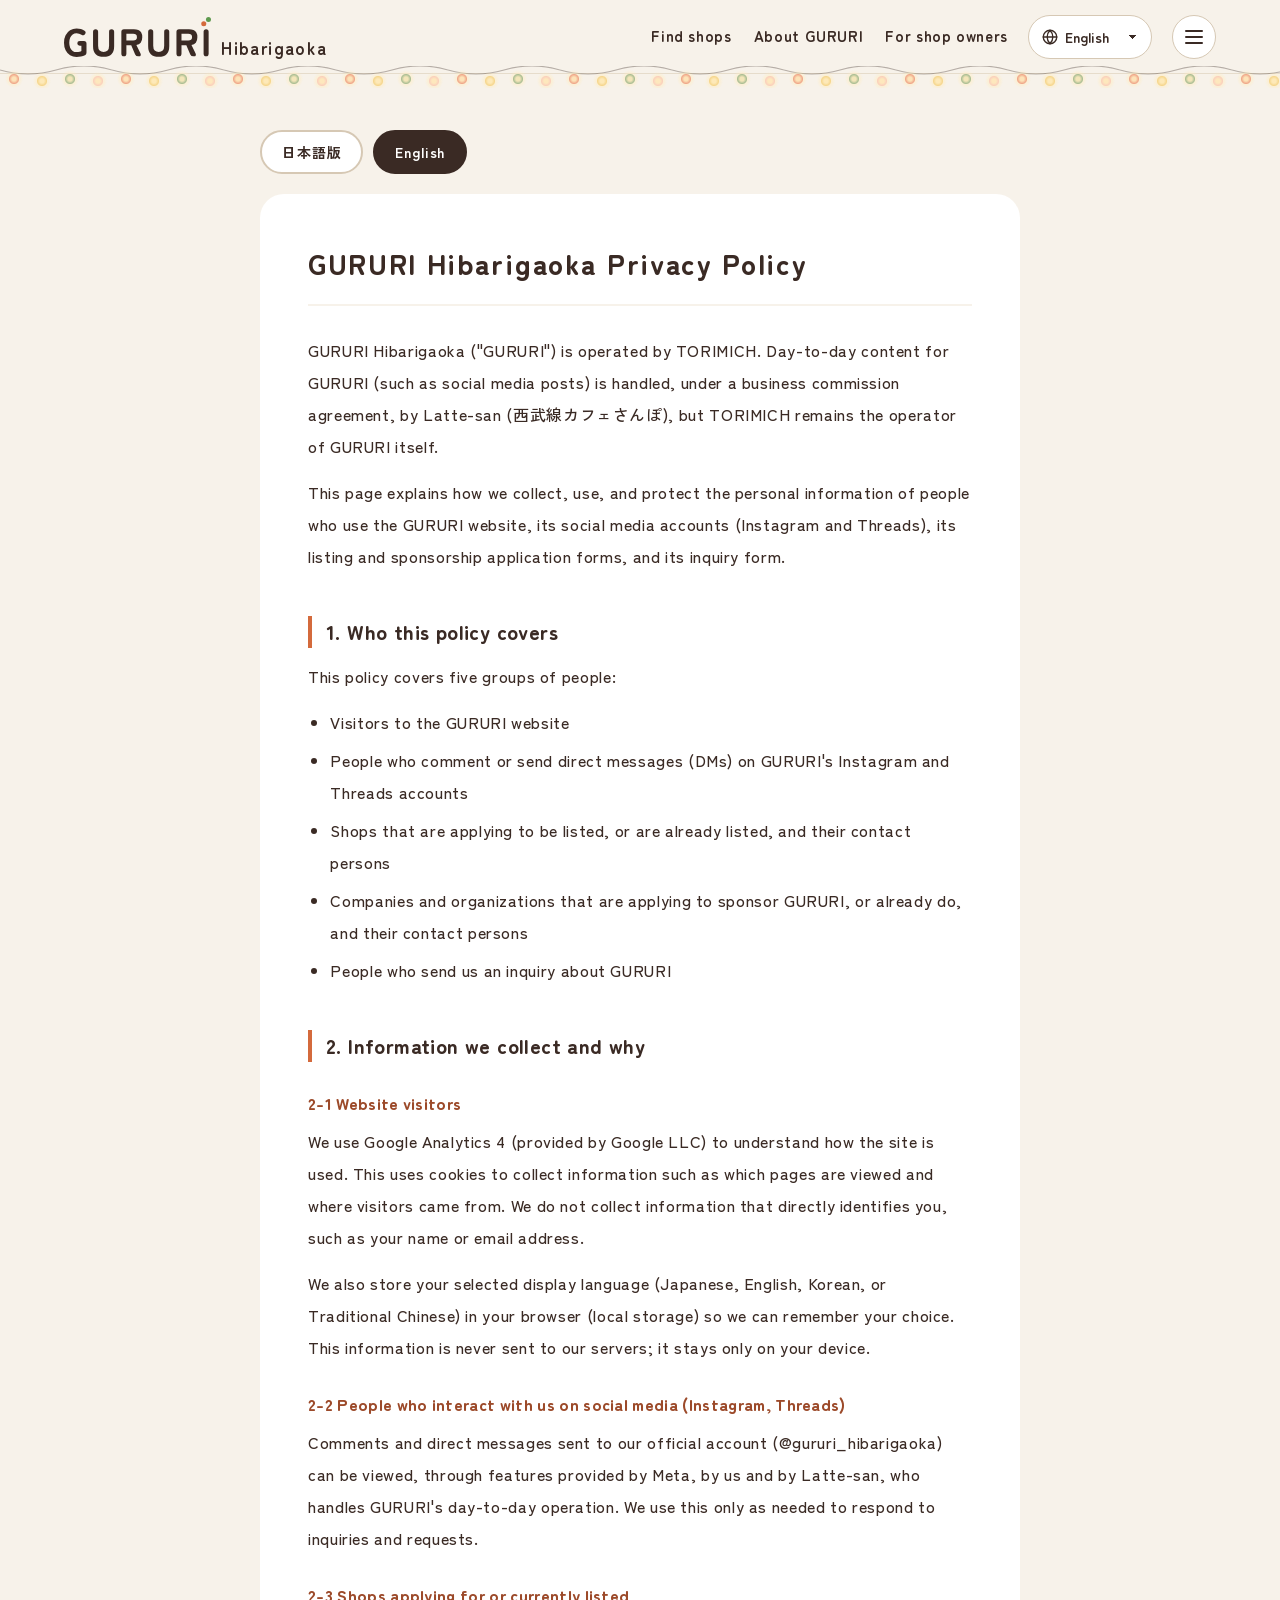
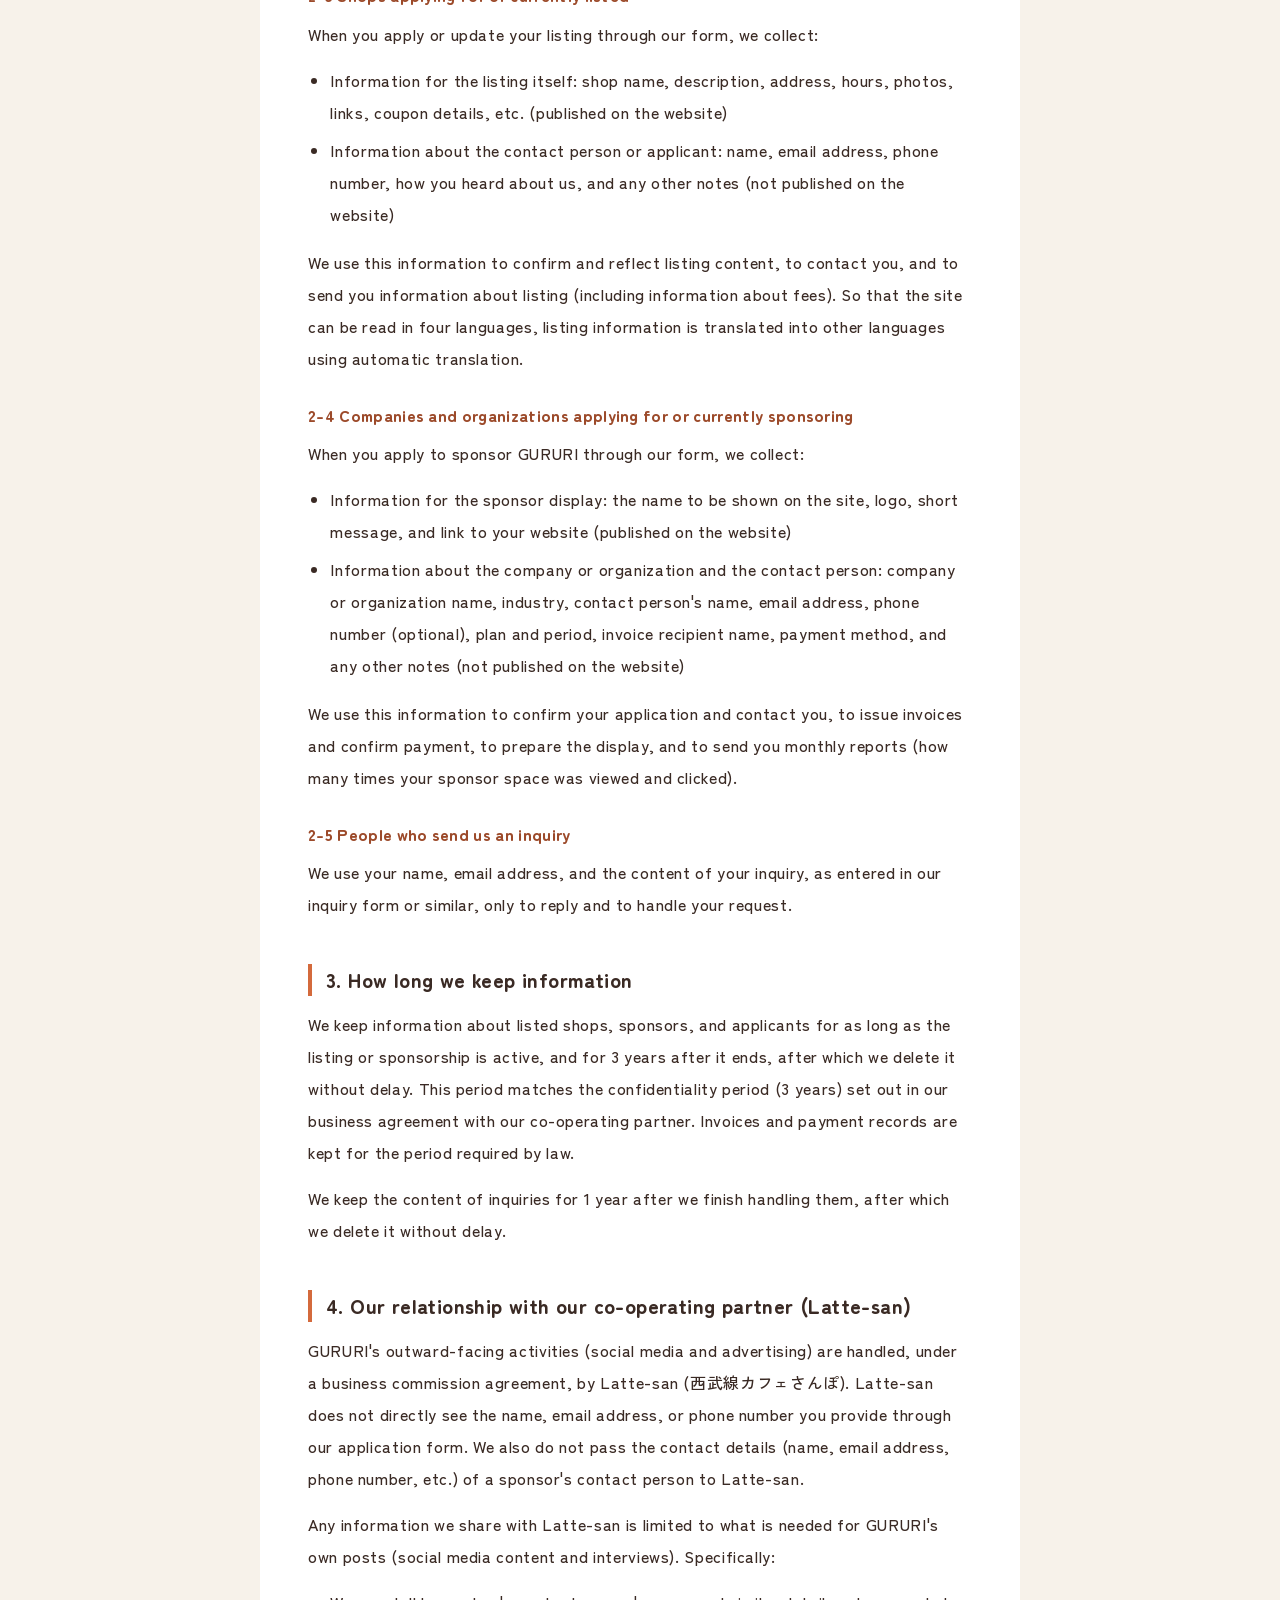
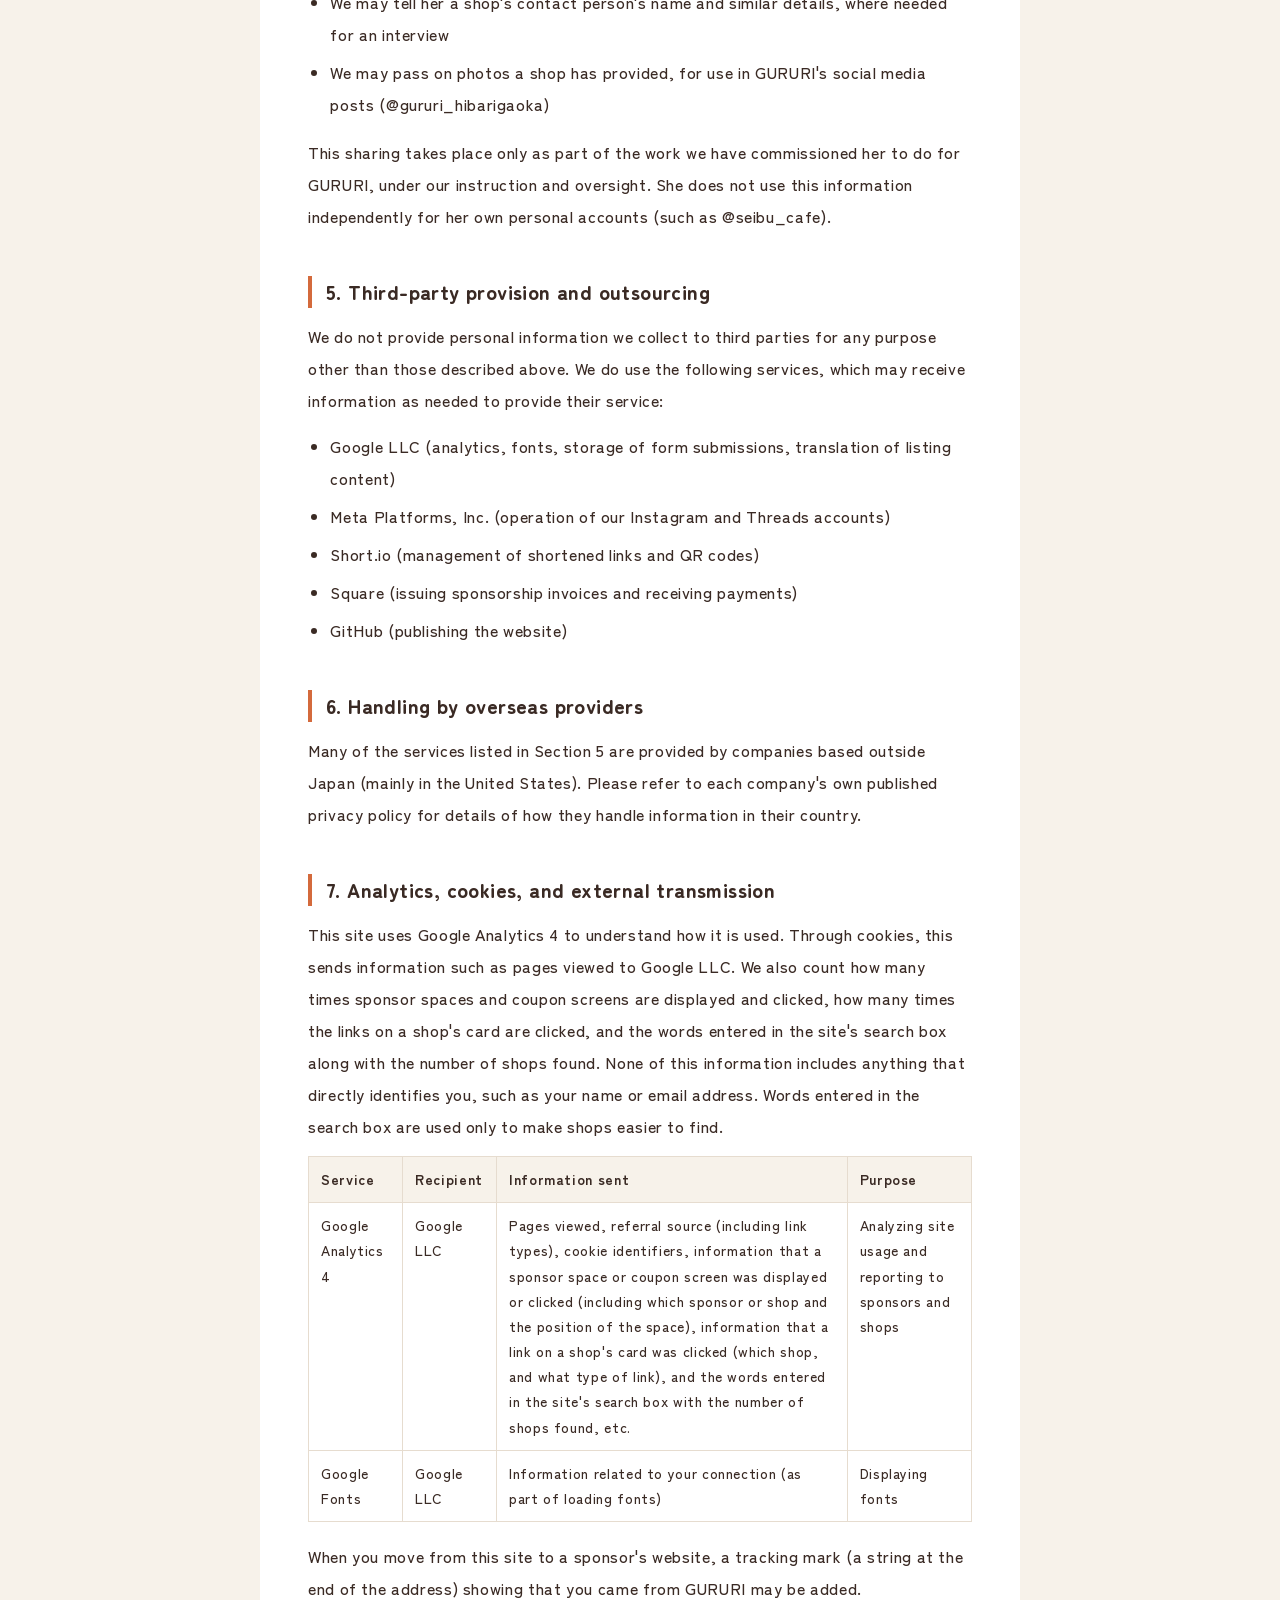
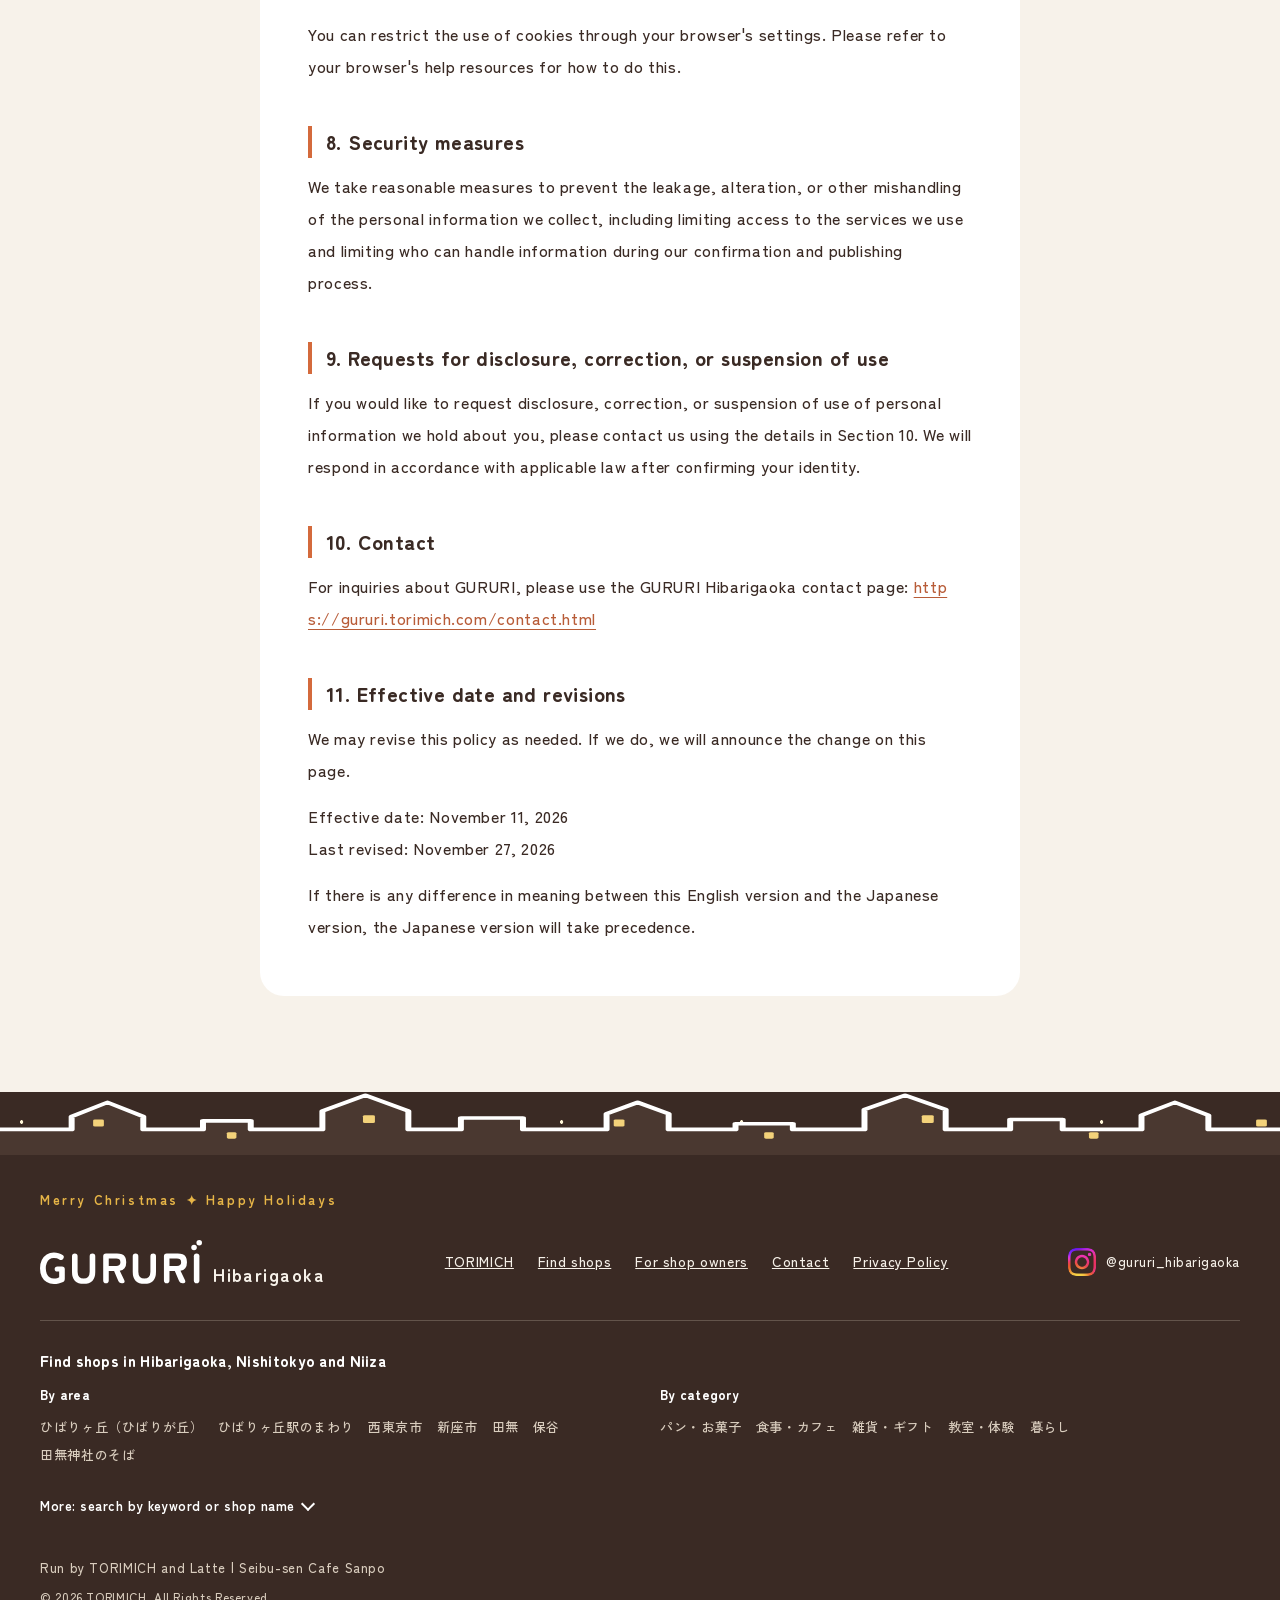
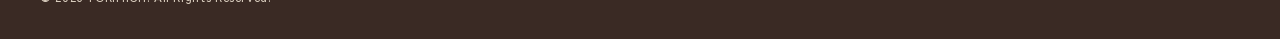
<file: privacy.html>
<!doctype html>
<html lang="ja">
<head>
  <!-- Google tag (gtag.js) -->
<script async src="https://www.googletagmanager.com/gtag/js?id=G-QMFMTQ6WGR"></script>
<script>
  window.dataLayer = window.dataLayer || [];
  function gtag(){dataLayer.push(arguments);}
  gtag('js', new Date());
  gtag('config', 'G-QMFMTQ6WGR');
</script>
<meta charset="utf-8">
<meta name="viewport" content="width=device-width, initial-scale=1">
<title>プライバシーポリシー｜ぐるり ひばりヶ丘</title>
<meta name="description" content="ぐるり ひばりヶ丘のプライバシーポリシーです。">
<meta property="og:title" content="プライバシーポリシー｜ぐるり ひばりヶ丘">
<meta property="og:description" content="ぐるり ひばりヶ丘のプライバシーポリシーです。">
<meta property="og:type" content="website">
<link rel="canonical" href="https://gururi.torimich.com/privacy.html">
<meta property="og:url" content="https://gururi.torimich.com/privacy.html">
<meta property="og:site_name" content="ぐるり ひばりヶ丘">
<link rel="icon" href="favicon.ico" sizes="any">
<link rel="icon" href="assets/icons/icon.svg" type="image/svg+xml">
<link rel="apple-touch-icon" href="apple-touch-icon.png">
<link rel="manifest" href="site.webmanifest">
<meta name="theme-color" content="#F7F2EA">
<meta name="apple-mobile-web-app-title" content="ぐるり">
<link rel="preconnect" href="https://fonts.googleapis.com">
<link rel="preconnect" href="https://fonts.gstatic.com" crossorigin>
<link rel="stylesheet" href="https://fonts.googleapis.com/css2?family=Zen+Maru+Gothic:wght@500;700;900&family=Zen+Kaku+Gothic+New:wght@400;500;700&display=swap">
<link rel="stylesheet" href="style.css?v=20261128c">
<link rel="stylesheet" href="season.css?v=20261128c">
</head>
<body data-page="privacy">

<header class="hd">
<div class="hd-in">
<a class="brand" href="index.html"><img src="assets/logo.svg" data-logo="color" alt="ぐるり ひばりヶ丘" data-i18n-alt="brand" width="84" height="40"><span class="brand-area" aria-hidden="true" data-i18n="brand.area">ひばりヶ丘</span></a>
<nav class="nav" aria-label="ぐるりのメニュー" data-i18n-aria="nav.menu">
<a href="index.html" data-i18n="nav.shops">お店をさがす</a>
<a href="concept.html" data-i18n="nav.about">ぐるりについて</a>
<a href="#" data-link="wazanohito" data-waza data-i18n="nav.waza">わざのひと</a>
<a href="join.html" data-i18n="nav.join">掲載について</a>
</nav>
<label class="lang"><svg viewBox="0 0 24 24" fill="none" stroke="currentColor" stroke-width="1.8" stroke-linecap="round" stroke-linejoin="round" aria-hidden="true"><circle cx="12" cy="12" r="9"/><path d="M3 12h18M12 3c2.5 2.6 3.8 5.6 3.8 9s-1.3 6.4-3.8 9c-2.5-2.6-3.8-5.6-3.8-9S9.5 5.6 12 3z"/></svg><span class="sr-only" data-i18n="lang.label">言語</span><select class="lang-select"><option value="ja">日本語</option></select></label>
</div>
</header>

<main class="pp" id="main">
<div class="pp-in">
<p class="pp-lang" role="group" aria-label="Language of this policy">
<button type="button" class="pp-btn" data-pp="ja" lang="ja">日本語版</button>
<button type="button" class="pp-btn" data-pp="en" lang="en">English</button>
</p>
<p class="pp-note" data-i18n="pp.note" hidden></p>
<article class="pp-doc" data-pp-doc="ja" lang="ja">
<h1 class="pp-title">ぐるり ひばりヶ丘 プライバシーポリシー</h1>
<p>ぐるり ひばりヶ丘（以下「ぐるり」といいます）は、TORIMICH（通り道）が運営しています。ぐるりの発信（SNS等）については、ラテさん（西武線カフェさんぽ）に業務委託のかたちで運営をお任せしていますが、ぐるり自体の運営主体はTORIMICH（通り道）です。</p>
<p>このページは、ぐるりのウェブサイト・SNS（Instagram・Threads）・掲載や協賛のお申し込みフォーム・お問い合わせをご利用いただく方の個人情報について、当方がどのように取得し、使い、お守りしているかをご説明するものです。</p>
<h2>1. このポリシーの対象となる方</h2>
<p>このポリシーは、次の5種類の方を対象にしています。</p>
<ul>
<li>ぐるりのウェブサイトをご覧になる方</li>
<li>ぐるりのInstagram・Threadsでコメントやメッセージ（DM）をくださる方</li>
<li>ぐるりへの掲載をお申し込み・ご利用中の店舗様とそのご担当者様</li>
<li>ぐるりへの協賛をお申し込み・ご利用中の会社・団体様とそのご担当者様</li>
<li>ぐるりについてお問い合わせをくださる方</li>
</ul>
<h2>2. 取得する情報と利用目的</h2>
<h3>2-1　ウェブサイトをご覧になる方</h3>
<p>当方は、サイトの利用状況を知るために、Google アナリティクス4（Google LLCが提供するアクセス解析ツール）を使っています。これにより、ページの閲覧数や、どこから訪れたかといった情報を、Cookie（クッキー）を使って取得しています。個人を直接特定する氏名やメールアドレスなどは取得していません。</p>
<p>また、お選びいただいた表示言語（日本語・英語・韓国語・繁体字中国語）を覚えておくため、お使いの端末のブラウザに情報を保存すること（ローカルストレージ）があります。この情報は当方のサーバーなどに送られることはなく、お使いの端末の中だけに残ります。</p>
<h3>2-2　SNS（Instagram・Threads）でやりとりする方</h3>
<p>ぐるりの公式アカウント（@gururi_hibarigaoka）にいただいたコメントやダイレクトメッセージ（DM）の内容は、Meta社の提供する機能の範囲で、当方及び運営をお任せしているラテさんが確認できます。これは、お問い合わせやご依頼への対応のために必要な範囲で利用します。</p>
<h3>2-3　掲載をお申し込み・ご利用中の店舗様</h3>
<p>掲載のお申し込み・更新の際にフォームへご入力いただく情報は、次のとおりです。</p>
<ul>
<li>掲載用の情報：店名、紹介文、住所、営業時間、写真、リンク、クーポンの内容など（ウェブサイトに公開されます）</li>
<li>ご担当者様・お申し込みの方に関する情報：お名前、メールアドレス、電話番号、紹介経路、そのほかのご連絡事項（ウェブサイトには公開しません）</li>
</ul>
<p>これらの情報は、掲載内容の確認・反映、ご連絡、掲載に関するご案内（料金のご案内を含みます）のために利用します。掲載用の情報は、4つの言語でご覧いただけるよう、自動翻訳を使って他の言語にしています。</p>
<h3>2-4　協賛をお申し込み・ご利用中の会社・団体様</h3>
<p>協賛のお申し込みの際にフォームへご入力いただく情報は、次のとおりです。</p>
<ul>
<li>掲載用の情報：サイトに表示するお名前、ロゴ、ひとこと、リンク先のウェブサイト（ウェブサイトに公開されます）</li>
<li>ご担当者様・会社・団体に関する情報：会社・団体名、業種、ご担当者様のお名前、メールアドレス、電話番号（任意）、プランと期間、請求書の宛名、お支払い方法、そのほかのご連絡事項（ウェブサイトには公開しません）</li>
</ul>
<p>これらの情報は、お申し込みの内容の確認とご連絡、請求書の発行とお支払いの確認、掲載の準備、毎月のお知らせ（協賛の枠が見られた回数・押された回数）のために利用します。</p>
<h3>2-5　お問い合わせくださる方</h3>
<p>お問い合わせフォームなどでご記入いただくお名前、メールアドレス、お問い合わせの内容などは、ご返事とご対応のためにだけ利用します。</p>
<h2>3. 保存期間について</h2>
<p>掲載店舗様・協賛の会社・団体様・お申し込みの方に関する情報は、掲載（協賛）の期間中及び終了後3年間保存し、その後は遅滞なく消去します。この期間は、共同運営者との間の業務委託契約に定める秘密保持期間（3年間）と揃えています。ただし、請求書やお支払いに関する記録は、法令に定められた期間、保存します。</p>
<p>お問い合わせの内容は、ご対応が終わってから1年間保存し、その後は遅滞なく消去します。</p>
<h2>4. 共同運営者（ラテさん）との関係について</h2>
<p>ぐるりの発信（SNS運用・広告）は、ラテさん（西武線カフェさんぽ）に業務委託のかたちでお任せしています。お申し込みフォームでいただいたお名前・メールアドレス・電話番号などを、ラテさんが直接見ることはありません。協賛の会社・団体様のご担当者様のお名前・メールアドレス・電話番号などの連絡先を、ラテさんにお渡しすることもありません。</p>
<p>当方からラテさんへお渡しする情報は、<strong>ぐるりの投稿（SNS発信・取材）に関する情報の範囲内</strong>に限ります。具体的には、次の2つです。</p>
<ul>
<li>ぐるりの取材の際に、必要に応じて、お店のご担当者様のお名前等をお伝えすること</li>
<li>ぐるりのSNS投稿（@gururi_hibarigaoka）に使用するため、お店からいただいた写真をお渡しすること</li>
</ul>
<p>これらは、ぐるりの運営業務をラテさんに委託していることに伴う範囲内の取り扱いであり、当方の指示・管理のもとで行われます。ラテさんご自身の発信（@seibu_cafe等）のために、これらの情報を独自に利用することはありません。</p>
<h2>5. 第三者への提供・業務の委託</h2>
<p>当方は、上記以外の目的で、取得した個人情報を第三者に提供することはありません。ただし、次のサービスを利用しており、これらの事業者には、サービス提供に必要な範囲で情報が渡ることがあります。</p>
<ul>
<li>Google LLC（アクセス解析、書体の提供、フォームへの入力内容の保管、掲載内容の翻訳）</li>
<li>Meta Platforms, Inc.（Instagram・ThreadsによるSNS運用）</li>
<li>Short.io（短縮URL・QRコードの管理）</li>
<li>Square（協賛の請求書の発行・お支払いの受付）</li>
<li>GitHub（ウェブサイトの公開）</li>
</ul>
<h2>6. 外国にある事業者での取り扱いについて</h2>
<p>上記5のサービスの多くは、日本国外（主に米国）の事業者が提供しています。これらの事業者における個人情報の取り扱いについては、各社が公表するプライバシーポリシー等をご確認ください。</p>
<h2>7. アクセス解析・Cookie・外部送信について</h2>
<p>このサイトでは、サイトの利用状況を把握するために、Google アナリティクス4を利用しています。これにより、Cookieを通じて、ページの閲覧状況などの情報がGoogle LLCに送信されます。あわせて、協賛の枠やクーポンの画面が表示された回数・押された回数、お店のカードのリンクが押された回数、サイト内の検索窓で探された言葉と見つかったお店の数も数えています。これらの情報には、氏名やメールアドレスなど、個人を直接特定する情報は含まれません。検索窓に入力された言葉は、お店を見つけやすくするためだけに使います。</p>
<p>送信先・送信される情報の概要は次のとおりです。</p>
<div class="pp-table"><table>
<thead>
<tr>
<th>利用しているサービス</th>
<th>送信先</th>
<th>送信される情報</th>
<th>目的</th>
</tr>
</thead>
<tbody>
<tr>
<td data-label="利用しているサービス">Google アナリティクス4</td>
<td data-label="送信先">Google LLC</td>
<td data-label="送信される情報">閲覧ページ、訪問元（リンクの種類を含む）、Cookie識別子、協賛の枠・クーポン画面が表示された・押されたという情報（どの協賛者・どのお店か、枠の位置を含む）、お店のカードのリンクが押されたという情報（どのお店の、どの種類のリンクか）、サイト内の検索窓に入力された言葉と見つかったお店の数等</td>
<td data-label="目的">サイトの利用状況の分析、協賛者・店舗様へのお知らせ</td>
</tr>
<tr>
<td data-label="利用しているサービス">Google Fonts</td>
<td data-label="送信先">Google LLC</td>
<td data-label="送信される情報">アクセス元の情報（書体の読み込みに伴うもの）</td>
<td data-label="目的">書体の表示</td>
</tr>
</tbody>
</table></div>
<p>協賛者様のリンク先のウェブサイトへ移動するときは、ぐるりから訪れたことが分かる計測用の印（アドレスの末尾の文字列）が付くことがあります。</p>
<p>ブラウザの設定により、Cookieの利用を制限することができます。設定方法は、お使いのブラウザのヘルプ等をご確認ください。</p>
<h2>8. 安全管理のための措置</h2>
<p>当方は、取得した個人情報が漏えい・改ざん等しないよう、利用するサービスのアクセス制限や、情報の確認・反映作業における取り扱いの範囲を限定するなど、必要な措置を講じています。</p>
<h2>9. 開示・訂正・利用停止等のご請求について</h2>
<p>当方が保有する個人情報の開示、訂正、利用停止等をご希望の場合は、下記10のお問い合わせ先までご連絡ください。ご本人確認のうえ、法令に従って対応します。</p>
<h2>10. お問い合わせ先</h2>
<p>ぐるりに関するお問い合わせは、ぐるり ひばりヶ丘のお問い合わせ窓口までご連絡ください。</p>
<p>お問い合わせ先：<a href="contact.html">https://gururi.torimich.com/contact.html</a></p>
<h2>11. 制定日・改定について</h2>
<p>このポリシーは、必要に応じて内容を見直すことがあります。改定した場合は、このページ上でお知らせします。</p>
<p>制定日：2026年11月11日<br>改定日：2026年11月27日</p>
</article>
<article class="pp-doc" data-pp-doc="en" lang="en">
<h1 class="pp-title">GURURI Hibarigaoka Privacy Policy</h1>
<p>GURURI Hibarigaoka ("GURURI") is operated by TORIMICH. Day-to-day content for GURURI (such as social media posts) is handled, under a business commission agreement, by Latte-san (西武線カフェさんぽ), but TORIMICH remains the operator of GURURI itself.</p>
<p>This page explains how we collect, use, and protect the personal information of people who use the GURURI website, its social media accounts (Instagram and Threads), its listing and sponsorship application forms, and its inquiry form.</p>
<h2>1. Who this policy covers</h2>
<p>This policy covers five groups of people:</p>
<ul>
<li>Visitors to the GURURI website</li>
<li>People who comment or send direct messages (DMs) on GURURI's Instagram and Threads accounts</li>
<li>Shops that are applying to be listed, or are already listed, and their contact persons</li>
<li>Companies and organizations that are applying to sponsor GURURI, or already do, and their contact persons</li>
<li>People who send us an inquiry about GURURI</li>
</ul>
<h2>2. Information we collect and why</h2>
<h3>2-1 Website visitors</h3>
<p>We use Google Analytics 4 (provided by Google LLC) to understand how the site is used. This uses cookies to collect information such as which pages are viewed and where visitors came from. We do not collect information that directly identifies you, such as your name or email address.</p>
<p>We also store your selected display language (Japanese, English, Korean, or Traditional Chinese) in your browser (local storage) so we can remember your choice. This information is never sent to our servers; it stays only on your device.</p>
<h3>2-2 People who interact with us on social media (Instagram, Threads)</h3>
<p>Comments and direct messages sent to our official account (@gururi_hibarigaoka) can be viewed, through features provided by Meta, by us and by Latte-san, who handles GURURI's day-to-day operation. We use this only as needed to respond to inquiries and requests.</p>
<h3>2-3 Shops applying for or currently listed</h3>
<p>When you apply or update your listing through our form, we collect:</p>
<ul>
<li>Information for the listing itself: shop name, description, address, hours, photos, links, coupon details, etc. (published on the website)</li>
<li>Information about the contact person or applicant: name, email address, phone number, how you heard about us, and any other notes (not published on the website)</li>
</ul>
<p>We use this information to confirm and reflect listing content, to contact you, and to send you information about listing (including information about fees). So that the site can be read in four languages, listing information is translated into other languages using automatic translation.</p>
<h3>2-4 Companies and organizations applying for or currently sponsoring</h3>
<p>When you apply to sponsor GURURI through our form, we collect:</p>
<ul>
<li>Information for the sponsor display: the name to be shown on the site, logo, short message, and link to your website (published on the website)</li>
<li>Information about the company or organization and the contact person: company or organization name, industry, contact person's name, email address, phone number (optional), plan and period, invoice recipient name, payment method, and any other notes (not published on the website)</li>
</ul>
<p>We use this information to confirm your application and contact you, to issue invoices and confirm payment, to prepare the display, and to send you monthly reports (how many times your sponsor space was viewed and clicked).</p>
<h3>2-5 People who send us an inquiry</h3>
<p>We use your name, email address, and the content of your inquiry, as entered in our inquiry form or similar, only to reply and to handle your request.</p>
<h2>3. How long we keep information</h2>
<p>We keep information about listed shops, sponsors, and applicants for as long as the listing or sponsorship is active, and for 3 years after it ends, after which we delete it without delay. This period matches the confidentiality period (3 years) set out in our business agreement with our co-operating partner. Invoices and payment records are kept for the period required by law.</p>
<p>We keep the content of inquiries for 1 year after we finish handling them, after which we delete it without delay.</p>
<h2>4. Our relationship with our co-operating partner (Latte-san)</h2>
<p>GURURI's outward-facing activities (social media and advertising) are handled, under a business commission agreement, by Latte-san (西武線カフェさんぽ). Latte-san does not directly see the name, email address, or phone number you provide through our application form. We also do not pass the contact details (name, email address, phone number, etc.) of a sponsor's contact person to Latte-san.</p>
<p>Any information we share with Latte-san is limited to what is needed for GURURI's own posts (social media content and interviews). Specifically:</p>
<ul>
<li>We may tell her a shop's contact person's name and similar details, where needed for an interview</li>
<li>We may pass on photos a shop has provided, for use in GURURI's social media posts (@gururi_hibarigaoka)</li>
</ul>
<p>This sharing takes place only as part of the work we have commissioned her to do for GURURI, under our instruction and oversight. She does not use this information independently for her own personal accounts (such as @seibu_cafe).</p>
<h2>5. Third-party provision and outsourcing</h2>
<p>We do not provide personal information we collect to third parties for any purpose other than those described above. We do use the following services, which may receive information as needed to provide their service:</p>
<ul>
<li>Google LLC (analytics, fonts, storage of form submissions, translation of listing content)</li>
<li>Meta Platforms, Inc. (operation of our Instagram and Threads accounts)</li>
<li>Short.io (management of shortened links and QR codes)</li>
<li>Square (issuing sponsorship invoices and receiving payments)</li>
<li>GitHub (publishing the website)</li>
</ul>
<h2>6. Handling by overseas providers</h2>
<p>Many of the services listed in Section 5 are provided by companies based outside Japan (mainly in the United States). Please refer to each company's own published privacy policy for details of how they handle information in their country.</p>
<h2>7. Analytics, cookies, and external transmission</h2>
<p>This site uses Google Analytics 4 to understand how it is used. Through cookies, this sends information such as pages viewed to Google LLC. We also count how many times sponsor spaces and coupon screens are displayed and clicked, how many times the links on a shop's card are clicked, and the words entered in the site's search box along with the number of shops found. None of this information includes anything that directly identifies you, such as your name or email address. Words entered in the search box are used only to make shops easier to find.</p>
<div class="pp-table"><table>
<thead>
<tr>
<th>Service</th>
<th>Recipient</th>
<th>Information sent</th>
<th>Purpose</th>
</tr>
</thead>
<tbody>
<tr>
<td data-label="Service">Google Analytics 4</td>
<td data-label="Recipient">Google LLC</td>
<td data-label="Information sent">Pages viewed, referral source (including link types), cookie identifiers, information that a sponsor space or coupon screen was displayed or clicked (including which sponsor or shop and the position of the space), information that a link on a shop's card was clicked (which shop, and what type of link), and the words entered in the site's search box with the number of shops found, etc.</td>
<td data-label="Purpose">Analyzing site usage and reporting to sponsors and shops</td>
</tr>
<tr>
<td data-label="Service">Google Fonts</td>
<td data-label="Recipient">Google LLC</td>
<td data-label="Information sent">Information related to your connection (as part of loading fonts)</td>
<td data-label="Purpose">Displaying fonts</td>
</tr>
</tbody>
</table></div>
<p>When you move from this site to a sponsor's website, a tracking mark (a string at the end of the address) showing that you came from GURURI may be added.</p>
<p>You can restrict the use of cookies through your browser's settings. Please refer to your browser's help resources for how to do this.</p>
<h2>8. Security measures</h2>
<p>We take reasonable measures to prevent the leakage, alteration, or other mishandling of the personal information we collect, including limiting access to the services we use and limiting who can handle information during our confirmation and publishing process.</p>
<h2>9. Requests for disclosure, correction, or suspension of use</h2>
<p>If you would like to request disclosure, correction, or suspension of use of personal information we hold about you, please contact us using the details in Section 10. We will respond in accordance with applicable law after confirming your identity.</p>
<h2>10. Contact</h2>
<p>For inquiries about GURURI, please use the GURURI Hibarigaoka contact page: <a href="contact.html">https://gururi.torimich.com/contact.html</a></p>
<h2>11. Effective date and revisions</h2>
<p>We may revise this policy as needed. If we do, we will announce the change on this page.</p>
<p>Effective date: November 11, 2026<br>Last revised: November 27, 2026</p>
<p>If there is any difference in meaning between this English version and the Japanese version, the Japanese version will take precedence.</p>
</article>
</div>
</main>

<footer class="ft">
<div class="ft-in">
<a class="ft-brand" href="#" data-totop aria-label="ページのいちばん上へ戻る" data-i18n-aria="ft.totop"><img src="assets/logo-white.svg" data-logo="white" alt="ぐるり ひばりヶ丘" data-i18n-alt="brand" width="92" height="44"><span class="brand-area" aria-hidden="true" data-i18n="brand.area">ひばりヶ丘</span></a>
<nav aria-label="フッター" data-i18n-aria="nav.footer">
<a href="#" data-link="torimichHome" data-i18n="nav.torimich">通り道（TORIMICH）</a>
<a href="index.html" data-i18n="nav.shops">お店をさがす</a>
<a href="join.html" data-i18n="nav.join">掲載について</a>
<a href="contact.html" data-i18n="menu.contact">お問い合わせ</a>
<a href="privacy.html" data-i18n="nav.privacy" aria-current="page">プライバシーポリシー</a>
</nav>
<a class="ft-ig" href="https://ykt5da.s.gy/insta-gururi" data-link="instagram" target="_blank" rel="noopener" aria-label="ぐるり ひばりヶ丘のInstagram（新しいタブで開きます）"><img src="assets/instagram.png" width="28" height="28" alt="" loading="lazy"><span>@gururi_hibarigaoka</span></a>
</div>
<section class="ft-find" aria-labelledby="ft-find-h">
<h2 id="ft-find-h" data-i18n="ftf.h">ひばりヶ丘・西東京市・新座市のお店を、<br class="sp-br">ぐるりでさがす</h2>
<div class="ft-cols">
<div><h3 data-i18n="ftf.area">まちから</h3><ul><li><a href="index.html?q=%E3%81%B2%E3%81%B0%E3%82%8A%E3%83%B6%E4%B8%98#shops">ひばりヶ丘（ひばりが丘）</a></li><li><a href="index.html?q=%E3%81%B2%E3%81%B0%E3%82%8A%E3%83%B6%E4%B8%98%E9%A7%85#shops">ひばりヶ丘駅のまわり</a></li><li><a href="index.html?q=%E8%A5%BF%E6%9D%B1%E4%BA%AC%E5%B8%82#shops">西東京市</a></li><li><a href="index.html?q=%E6%96%B0%E5%BA%A7%E5%B8%82#shops">新座市</a></li><li><a href="index.html?q=%E7%94%B0%E7%84%A1#shops">田無</a></li><li><a href="index.html?q=%E4%BF%9D%E8%B0%B7#shops">保谷</a></li><li><a href="index.html?q=%E7%94%B0%E7%84%A1%E7%A5%9E%E7%A4%BE#shops">田無神社のそば</a></li></ul></div>
<div><h3 data-i18n="ftf.genre">ジャンルから</h3><ul><li><a href="index.html?genre=%E3%83%91%E3%83%B3%E3%83%BB%E3%81%8A%E8%8F%93%E5%AD%90#shops">パン・お菓子</a></li><li><a href="index.html?genre=%E9%A3%9F%E4%BA%8B%E3%83%BB%E3%82%AB%E3%83%95%E3%82%A7#shops">食事・カフェ</a></li><li><a href="index.html?genre=%E9%9B%91%E8%B2%A8%E3%83%BB%E3%82%AE%E3%83%95%E3%83%88#shops">雑貨・ギフト</a></li><li><a href="index.html?genre=%E6%95%99%E5%AE%A4%E3%83%BB%E4%BD%93%E9%A8%93#shops">教室・体験</a></li><li><a href="index.html?genre=%E6%9A%AE%E3%82%89%E3%81%97#shops">暮らし</a></li></ul></div>
</div>
<details class="ft-more">
<summary><span data-i18n="ftf.more">ことばや、お店の名前からもさがす</span></summary>
<p class="ft-find-p" data-i18n="ftf.p">ぐるり ひばりヶ丘は、ひばりヶ丘（ひばりが丘）駅のまわりと、西東京市・新座市の、カフェ・パン屋・焼き菓子・雑貨・教室など、暮らしのそばにあるお店を、お店の方の言葉で紹介しています。</p>
<div class="ft-cols">
<div class="ft-words"><h3 data-i18n="ftf.words">ことばから</h3><ul><li><a href="index.html?q=%E3%82%AB%E3%83%95%E3%82%A7#shops">カフェ</a></li><li><a href="index.html?q=%E3%83%A9%E3%83%B3%E3%83%81#shops">ランチ</a></li><li><a href="index.html?q=%E3%83%91%E3%83%B3%E5%B1%8B#shops">パン屋</a></li><li><a href="index.html?q=%E3%83%99%E3%83%BC%E3%82%B0%E3%83%AB#shops">ベーグル</a></li><li><a href="index.html?q=%E7%B1%B3%E7%B2%89%E3%83%91%E3%83%B3#shops">米粉パン</a></li><li><a href="index.html?q=%E7%84%BC%E3%81%8D%E8%8F%93%E5%AD%90#shops">焼き菓子</a></li><li><a href="index.html?q=%E3%82%B9%E3%82%A4%E3%83%BC%E3%83%84#shops">スイーツ</a></li><li><a href="index.html?q=%E3%81%9F%E3%81%84%E7%84%BC%E3%81%8D#shops">たい焼き</a></li><li><a href="index.html?q=%E3%82%B3%E3%83%BC%E3%83%92%E3%83%BC#shops">コーヒー</a></li><li><a href="index.html?q=%E8%87%AA%E5%AE%B6%E7%84%99%E7%85%8E%E7%8F%88%E7%90%B2#shops">自家焙煎珈琲</a></li><li><a href="index.html?q=%E7%99%BA%E9%85%B5%E3%83%A9%E3%83%B3%E3%83%81#shops">発酵ランチ</a></li><li><a href="index.html?q=%E8%B1%9A%E6%B1%81#shops">豚汁</a></li><li><a href="index.html?q=%E3%82%B8%E3%83%93%E3%82%A8#shops">ジビエ</a></li><li><a href="index.html?q=%E3%83%AC%E3%82%B9%E3%83%88%E3%83%A9%E3%83%B3#shops">レストラン</a></li><li><a href="index.html?q=%E3%81%8A%E9%85%92#shops">お酒</a></li><li><a href="index.html?q=%E3%82%B8%E3%82%A7%E3%83%A9%E3%83%BC%E3%83%88#shops">ジェラート</a></li><li><a href="index.html?q=%E9%87%8E%E8%8F%9C#shops">野菜</a></li><li><a href="index.html?q=%E3%83%86%E3%82%A4%E3%82%AF%E3%82%A2%E3%82%A6%E3%83%88#shops">テイクアウト</a></li><li><a href="index.html?q=%E3%82%A2%E3%83%AC%E3%83%AB%E3%82%AE%E3%83%BC#shops">アレルギー</a></li><li><a href="index.html?q=%E3%83%B4%E3%82%A3%E3%83%BC%E3%82%AC%E3%83%B3#shops">ヴィーガン</a></li><li><a href="index.html?q=%E9%9B%91%E8%B2%A8#shops">雑貨</a></li><li><a href="index.html?q=%E3%82%AE%E3%83%95%E3%83%88#shops">ギフト</a></li><li><a href="index.html?q=%E3%81%8B%E3%81%B0%E3%82%93#shops">かばん</a></li><li><a href="index.html?q=%E5%B8%86%E5%B8%83%E3%83%90%E3%83%83%E3%82%B0#shops">帆布バッグ</a></li><li><a href="index.html?q=%E9%9D%B4#shops">靴</a></li><li><a href="index.html?q=%E8%8A%B1#shops">花・フラワー</a></li><li><a href="index.html?q=%E3%82%A2%E3%82%AF%E3%82%BB%E3%82%B5%E3%83%AA%E3%83%BC#shops">アクセサリー</a></li><li><a href="index.html?q=%E3%83%8F%E3%83%B3%E3%83%89%E3%83%A1%E3%82%A4%E3%83%89#shops">ハンドメイド</a></li><li><a href="index.html?q=%E6%97%A5%E7%94%A8%E5%93%81#shops">日用品</a></li><li><a href="index.html?q=%E9%99%B6%E8%8A%B8%E6%95%99%E5%AE%A4#shops">陶芸教室</a></li><li><a href="index.html?q=%E6%9B%B8%E9%81%93%E6%95%99%E5%AE%A4#shops">書道教室</a></li><li><a href="index.html?q=%E7%A9%BA%E6%89%8B#shops">空手</a></li><li><a href="index.html?q=%E3%83%AF%E3%83%BC%E3%82%AF%E3%82%B7%E3%83%A7%E3%83%83%E3%83%97#shops">ワークショップ</a></li><li><a href="index.html?q=%E7%BF%92%E3%81%84%E4%BA%8B#shops">習い事</a></li><li><a href="index.html?q=%E5%86%99%E7%9C%9F%E3%82%B9%E3%82%BF%E3%82%B8%E3%82%AA#shops">写真スタジオ</a></li><li><a href="index.html?q=%E4%B8%83%E4%BA%94%E4%B8%89#shops">七五三</a></li><li><a href="index.html?q=%E7%BE%8E%E5%AE%B9%E5%AE%A4#shops">美容室</a></li><li><a href="index.html?q=%E3%83%AC%E3%83%B3%E3%82%BF%E3%82%AB%E3%83%BC#shops">レンタカー</a></li><li><a href="index.html?q=%E8%87%AA%E5%8B%95%E8%BB%8A%E4%BF%AE%E7%90%86#shops">自動車修理</a></li><li><a href="index.html?q=%E5%AD%90%E3%81%A9%E3%82%82%E9%80%A3%E3%82%8C#shops">子ども連れ</a></li><li><a href="index.html?q=%E9%A7%90%E8%BB%8A%E5%A0%B4#shops">駐車場</a></li><li><a href="index.html?q=%E3%82%AF%E3%83%BC%E3%83%9D%E3%83%B3#shops">クーポン</a></li></ul></div>
<div class="ft-shops"><h3 data-i18n="ftf.shops">掲載中のお店</h3><ul id="ft-shop-list"><li><a href="index.html?shop=mao-chai.cafe">mao-chai.cafe</a></li><li><a href="index.html?shop=soeur">soeur</a></li><li><a href="index.html?shop=%E6%A9%8B%E6%9C%AC%E5%95%86%E5%BA%97">橋本商店</a></li><li><a href="index.html?shop=ChanQ%20Coffee">ChanQ Coffee</a></li><li><a href="index.html?shop=%E3%81%93%E3%81%AF%E3%82%8B%E3%81%B3%E3%82%88%E3%82%8A%20%E3%81%B5%E3%81%89%E3%81%A8%E3%82%B9%E3%82%BF%E3%82%B8%E3%82%AA">こはるびより ふぉとスタジオ</a></li><li><a href="index.html?shop=SoloBread">SoloBread</a></li><li><a href="index.html?shop=%E3%81%98%E3%81%B3%E3%81%88">じびえ</a></li><li><a href="index.html?shop=%E5%A2%A8%E5%BA%B5%E3%81%B2%E3%81%B0%E3%82%8A%E3%81%8C%E3%81%8A%E3%81%8B%E6%95%99%E5%AE%A4">墨庵ひばりがおか教室</a></li><li><a href="index.html?shop=%E7%B1%B3%E7%B2%89%E3%83%91%E3%83%B3%E3%81%AE%E5%BA%97%20%E3%82%B3%E3%82%A4%E3%82%AC%E3%82%AF%E3%83%9C%E4%BF%9D%E8%B0%B7%E5%BA%97">米粉パンの店 コイガクボ保谷店</a></li><li><a href="index.html?shop=%E6%AD%A3%E5%BF%83%E9%81%93%E7%A9%BA%E6%89%8B%20%E3%81%B2%E3%81%B0%E3%82%8A%E3%83%B6%E4%B8%98%E9%81%93%E5%A0%B4">正心道空手 ひばりヶ丘道場</a></li><li><a href="index.html?shop=Dream%20Share%20Atelier">Dream Share Atelier</a></li><li><a href="index.html?shop=100%E5%86%86%E3%83%AC%E3%83%B3%E3%82%BF%E3%82%AB%E3%83%BC%20%E6%96%B0%E5%BA%A7%E3%81%B2%E3%81%B0%E3%82%8A%E3%81%8C%E4%B8%98%E5%BA%97">100円レンタカー 新座ひばりが丘店</a></li><li><a href="index.html?shop=%E7%BE%8E%E5%AE%B9%E5%AE%A4%E3%83%9E%E3%82%AD%E3%82%B7%E3%83%A0">美容室マキシム</a></li><li><a href="index.html?shop=%E3%81%93%E3%82%93%E3%81%BA%E3%81%84%E9%99%B6">こんぺい陶</a></li><li><a href="index.html?shop=%E3%83%96%E3%83%BC%E3%83%A9%E3%83%B3%E3%82%B8%E3%82%A7%E3%83%AA%E3%83%BC%E3%83%BB%E3%83%93%E3%82%A2%E3%83%AA%E3%83%83%E3%83%84">ブーランジェリー・ビアリッツ</a></li><li><a href="index.html?shop=ombres%20douces">ombres douces</a></li><li><a href="index.html?shop=%E6%89%8B%E5%89%B5%E3%82%8A%E3%81%8B%E3%81%B0%E3%82%93%E5%B7%A5%E6%88%BF%E3%82%AF%E3%83%A9%E3%82%AF%E3%83%95">手創りかばん工房クラクフ</a></li><li><a href="index.html?shop=%E7%A8%B2%E6%AF%9B%E5%B1%8B">稲毛屋</a></li><li><a href="index.html?shop=DAICHI%20cafe">DAICHI cafe</a></li><li><a href="index.html?shop=ANNE%E2%80%99S%20GARDEN">ANNE’S GARDEN</a></li><li><a href="index.html?shop=%E9%A2%A8%E8%96%AB%E3%82%8B%E7%A5%9E%E7%A4%BE%E3%81%AA%E3%81%8A%E3%81%8D%E3%81%A1">風薫る神社なおきち</a></li><li><a href="index.html?shop=C-Porte">C-Porte</a></li><li><a href="index.html?shop=Cafe%20Restaurant%20LaVet">Cafe Restaurant LaVet</a></li><li><a href="index.html?shop=%E3%81%AA%E3%81%A3%E3%81%A1%E3%82%83%E3%82%93%E3%81%A1%EF%BD%9C%E3%81%94%E3%81%A1%E3%81%9D%E3%81%86%E8%B1%9A%E6%B1%81%E3%81%AE%E3%82%AB%E3%83%95%E3%82%A7">なっちゃんち｜ごちそう豚汁のカフェ</a></li><li><a href="index.html?shop=%E6%97%A5%E7%94%A8%E5%93%81%E8%8C%B6%E5%B1%8B%20%E3%81%9F%E3%81%84%E3%82%84%E3%81%8E">日用品茶屋 たいやぎ</a></li></ul></div>
</div>
</details>
</section>
<p class="ft-op" data-i18n="ft.op">運営：<span class="nw">TORIMICH（通り道）</span>・<span class="nw">ラテさん｜</span><span class="nw">西武線カフェさんぽ</span></p>
<small>© 2026 TORIMICH. All Rights Reserved.</small>
</footer>

<script src="config.js?v=20261128c"></script>
<script src="i18n.js?v=20261128c"></script>
<script src="app.js?v=20261128c"></script>
<script src="season.js?v=20261128d"></script>
<script>
/* プライバシーポリシー：日本語のときは日本語版、それ以外の言語のときは英語版を表示。上のボタンで切り替えられる */
(function () {
  var chosen = null;
  function show() {
    var lang = document.documentElement.getAttribute('lang') || 'ja';
    var v = chosen || (lang === 'ja' ? 'ja' : 'en');
    document.querySelectorAll('[data-pp-doc]').forEach(function (d) { d.hidden = d.getAttribute('data-pp-doc') !== v; });
    document.querySelectorAll('.pp-btn').forEach(function (b) { b.setAttribute('aria-pressed', b.getAttribute('data-pp') === v ? 'true' : 'false'); });
    var note = document.querySelector('.pp-note'); if (note) note.hidden = !(lang === 'ko' || lang === 'zh-Hant');
  }
  document.querySelectorAll('.pp-btn').forEach(function (b) { b.addEventListener('click', function () { chosen = b.getAttribute('data-pp'); show(); }); });
  document.addEventListener('gururi:lang', function () { chosen = null; show(); });
  show();
})();
</script>
</body>
</html>
</file>
<file: style.css>
:root{
  --ink:#3A2A24; --sub:#6B5A50; --kinari:#F7F2EA; --beige:#EFE8E4; --line:#E6DCCB;
  --orange:#D46A3C; --green:#5E9A4E; --terra:#B85C38; --terra-dk:#9C4A2A;
  --mint:#E2EEDC; --sky:#CFE3EE;
  --maru:'Zen Maru Gothic','Hiragino Maru Gothic ProN',sans-serif;
  --kaku:'Zen Kaku Gothic New','Hiragino Kaku Gothic ProN','Yu Gothic',sans-serif;
}
*{box-sizing:border-box}
body{margin:0;background:var(--kinari);color:var(--ink);font-family:var(--kaku);line-height:1.8;letter-spacing:.04em;-webkit-font-smoothing:antialiased}
img,svg{display:block}
a{color:var(--terra-dk)}a:hover{color:#7A3A20}
a:focus-visible,button:focus-visible{outline:3px solid var(--green);outline-offset:2px}
h1,h2,h3{font-family:var(--maru);font-weight:900;margin:0}
p{margin:0}

/* header */
.hd{border-bottom:1px solid var(--line);background:var(--kinari)}
.hd-in{max-width:1200px;margin:0 auto;padding:14px 24px;display:flex;flex-wrap:wrap;align-items:center;justify-content:space-between;gap:12px 24px}
.brand{display:flex;align-items:center;gap:12px;text-decoration:none}
.brand img{height:40px;width:auto}
.brand span{font-family:var(--maru);font-size:12px;font-weight:700;color:var(--sub);letter-spacing:.12em}
.nav{display:flex;flex-wrap:wrap;gap:4px 22px;font-family:var(--maru);font-weight:700;font-size:15px}
.nav a{color:var(--ink);text-decoration:none;padding:8px 0;border-bottom:2px solid transparent}
.nav a[aria-current="page"]{border-bottom-color:var(--orange)}

/* buttons */
.btn{display:inline-flex;align-items:center;gap:10px;min-height:48px;padding:0 28px;border-radius:999px;background:var(--terra);color:#fff;text-decoration:none;font-family:var(--maru);font-weight:700;font-size:15px}
.btn:hover{background:var(--terra-dk);color:#fff}
.btn-line{background:transparent;border:2px solid var(--terra);color:var(--terra-dk)}
.btn-line:hover{background:var(--terra);color:#fff}
.btn svg{width:18px;height:18px}

/* hero tiles (list page) */
.hero{position:relative}
.tiles{display:grid;grid-template-columns:repeat(3,minmax(0,1fr))}
.tile{aspect-ratio:4/3;display:flex;align-items:center;justify-content:center;position:relative;overflow:hidden}
.tile svg{width:40%;height:auto}
/* 2026-11-26（ラテさんの意見）：開いたときに、下の「こんなお店、あったんだ。」が少し見えて、
   スクロールして見るページだと分かるように、写真の高さを画面の高さに合わせて抑える */
@media (min-width:721px){.tile{aspect-ratio:auto;height:min(25vw,320px);height:clamp(150px,calc((100svh - 300px) / 2),min(25vw,320px))}}
.tile-layer{position:absolute;inset:0;display:flex;align-items:center;justify-content:center;opacity:0;transform:scale(1.05);transition:opacity .9s ease,transform 1.8s ease}
.tile-layer.is-on{opacity:1;transform:scale(1)}
.tile-layer img{width:100%;height:100%;object-fit:cover}
@media (prefers-reduced-motion:reduce){.tile-layer{transition:none;transform:none}}
.hero-copy{position:absolute;inset:0;display:flex;align-items:center;justify-content:center;padding:16px;pointer-events:none}
.hero-copy h1{background:rgba(247,242,234,.72);-webkit-backdrop-filter:blur(2px);backdrop-filter:blur(2px);font-size:clamp(20px,3vw,40px);line-height:1.5;letter-spacing:.1em;padding:.55em 1.1em;border-radius:999px;text-align:center}

/* icon strip */
.strip{background:var(--beige);padding:18px 0;overflow:hidden}
.strip div{display:flex;justify-content:center;gap:44px;opacity:.75}
.strip svg{width:40px;height:40px;flex:0 0 auto}

/* waves */
.wave{display:block;width:100%;height:44px}

/* intro */
.intro{max-width:1040px;margin:0 auto;padding:96px 24px 80px;display:flex;flex-wrap:wrap;gap:40px 72px;align-items:flex-start;justify-content:center}
.vert{writing-mode:vertical-rl}
.intro h2{height:330px;font-size:34px;line-height:1.7;letter-spacing:.18em}
.intro-body{flex:1 1 380px;min-width:0;max-width:520px;font-size:16px;line-height:2.2}
.intro-body > p:nth-last-of-type(2){margin-bottom:28px}
.intro-body > p.intro-more{margin-bottom:0}

/* shop list */
.shops{background:var(--beige);padding:48px 24px 96px}
.wrap{max-width:1200px;margin:0 auto}
.shops-hd{display:flex;flex-wrap:wrap;align-items:baseline;justify-content:space-between;gap:8px 24px;margin-bottom:24px}
.shops-hd h2{font-size:32px;letter-spacing:.12em}
.count{font-size:14px;color:var(--sub)}
.chips{display:flex;flex-wrap:wrap;gap:10px;margin-bottom:12px}
.chips+.chips{margin-bottom:36px}
.chip{min-height:44px;padding:0 20px;border-radius:999px;font-family:inherit;font-size:14px;font-weight:700;letter-spacing:.06em;cursor:pointer;border:2px solid #D6C8B4;background:#fff;color:var(--ink)}
.chip[aria-pressed="true"]{border-color:var(--ink);background:var(--ink);color:#fff}
.grid{display:grid;grid-template-columns:repeat(auto-fill,minmax(300px,1fr));gap:28px}
.card{background:#fff;border-radius:20px;overflow:hidden;display:flex;flex-direction:column}
.card-pic{aspect-ratio:4/5;display:flex;align-items:center;justify-content:center;overflow:hidden;position:relative}
.card-pic img{width:100%;height:100%;object-fit:cover}
.card-pic .slide{position:absolute;inset:0;opacity:0;transform:scale(1);transition:none}
.card-pic .slide.is-prev{opacity:1;z-index:1;transform:scale(1.04);transition:none}
.card-pic .slide.is-on{opacity:1;z-index:2;transform:scale(1.04);transition:opacity .9s ease,transform 4.5s linear}
@media (prefers-reduced-motion:reduce){.card-pic .slide,.card-pic .slide.is-on,.card-pic .slide.is-prev{transform:none;transition:none}}
.card-pic svg{width:88px;height:88px}
.card-body{padding:22px 24px 24px;display:flex;flex-direction:column;gap:10px;flex-grow:1}
.meta{font-size:13px;font-weight:700;color:var(--sub);letter-spacing:.08em}
.map-link{display:inline-flex;align-items:center;gap:2px;color:var(--terra-dk);text-decoration:underline;text-decoration-thickness:1px;text-underline-offset:4px;padding:6px 2px;margin:-6px 0}
.map-link:hover{color:#7A3A20;text-decoration-thickness:2px}
.map-link svg{width:14px;height:14px;flex:0 0 auto}
.card h3{font-size:22px;line-height:1.45;letter-spacing:.06em}
.subname{margin-top:-6px;font-size:13px;color:var(--sub)}
.text{margin-top:4px;font-size:15px;line-height:1.95;white-space:pre-line}
.info{margin:6px 0 0;padding:14px 16px;list-style:none;background:var(--kinari);border-radius:12px;font-size:14px;line-height:1.8}
.tag{display:inline-block;font-size:13px;font-weight:700;padding:2px 12px;border-radius:999px;border:1px solid var(--terra-dk);color:var(--terra-dk);align-self:flex-start}
.links{margin-top:auto;padding-top:12px;border-top:1px dashed var(--line);display:flex;flex-direction:column}
.links a{display:flex;align-items:center;justify-content:space-between;min-height:44px;text-decoration:none;font-weight:700;font-size:14px}
.links svg{width:18px;height:18px}
.empty,.loading{margin-top:24px;text-align:center;font-size:15px;color:var(--sub)}
/* 検索：見つからないとき・近い言葉で出したとき（2026-11-27） */
.empty .empty-msg{margin:0 auto 14px;max-width:34em;color:var(--ink);line-height:1.8;line-break:strict;text-wrap:pretty}
.empty .empty-wider{margin:14px auto 8px;max-width:34em;line-height:1.7}
.empty .empty-all{min-height:44px;padding:0 20px;border:2px solid var(--ink);border-radius:999px;background:#fff;color:var(--ink);font:inherit;font-weight:700;cursor:pointer}
.empty .empty-try{margin:20px 0 10px;font-size:14px}
.empty .empty-sug{display:flex;flex-wrap:wrap;justify-content:center;gap:8px}
.search-near{margin:0 0 14px;font-size:14px;color:var(--sub)}
.sc-box{position:fixed;inset:12px;z-index:9999;display:flex;flex-direction:column;background:#fff;border:2px solid #3A2A24;border-radius:12px;box-shadow:0 8px 30px rgba(0,0,0,.25)}
.sc-head{display:flex;gap:8px;align-items:center;padding:10px 12px;border-bottom:1px solid #ddd}
.sc-head b{flex:1}
.sc-head button{min-height:36px;padding:0 12px;border:1px solid #3A2A24;border-radius:8px;background:#fff;font:inherit;cursor:pointer}
.sc-pre{flex:1;margin:0;padding:12px;overflow:auto;white-space:pre-wrap;font-size:12px;line-height:1.6}

/* bands */
.band-ig{background:var(--mint);padding:56px 24px 72px;text-align:center}
.band-ig h2{font-size:26px;letter-spacing:.1em;margin-bottom:16px}
.band-ig p{font-size:16px}
.band-ig p:last-of-type{margin-bottom:28px}
.band-waza{background:var(--mint);padding:0 24px 80px}
.band-waza.solo{padding:64px 24px}
.waza{max-width:1000px;margin:0 auto;background:#fff;border-radius:28px;padding:40px;display:flex;flex-wrap:wrap;gap:24px 40px;align-items:center}
.waza-ic{width:120px;height:120px;border-radius:50%;background:var(--kinari);display:flex;align-items:center;justify-content:center;flex:0 0 auto}
.waza-ic{overflow:hidden}
.waza-ic img{width:100%;height:100%;object-fit:cover}
.waza-tx{flex:1 1 360px;min-width:0}
.waza h2{font-size:22px;letter-spacing:.08em;margin-bottom:10px}
.waza p{font-size:15px}
.join{padding:56px 24px;text-align:center}
.join h2{font-family:var(--maru);font-weight:700;font-size:18px;letter-spacing:.08em;margin-bottom:18px}

/* footer */
.ft{background:var(--ink);color:var(--kinari);padding:48px 24px 32px}
.ft-in{max-width:1200px;margin:0 auto;display:flex;flex-wrap:wrap;gap:24px 48px;align-items:center;justify-content:space-between}
.ft img{height:44px;width:auto}
.ft nav{display:flex;flex-wrap:wrap;gap:8px 24px;font-size:14px}
.ft a{color:var(--kinari)}
.ft small{display:block;max-width:1200px;margin:28px auto 0;font-size:12px;color:#D9CDBE}

/* concept page */
.c-hero{position:relative;overflow:hidden;background:linear-gradient(rgba(247,242,234,.78),rgba(247,242,234,.78)),url("assets/bg/concept-hero.jpg?v=2") center 55%/cover no-repeat,var(--kinari)}
.cloud{position:absolute;border-radius:999px;background:var(--kinari);opacity:.85}
.c-hero-in{position:relative;max-width:1100px;margin:0 auto;padding:96px 24px 40px;display:flex;flex-wrap:wrap;gap:40px 80px;align-items:center;justify-content:center}
.c-hero h1{height:480px;font-size:46px;line-height:1.6;letter-spacing:.2em}
.c-lead{flex:0 1 420px;min-width:0}
.c-lead img{width:240px;height:auto;margin-bottom:32px}
.c-lead p{font-size:17px;line-height:2.2}
.hills{display:block;width:100%;height:120px}
.values{max-width:1200px;margin:0 auto;padding:88px 24px 96px}
.sec-title{text-align:center;font-size:32px;letter-spacing:.12em}
.dots{margin:12px 0 48px;display:flex;justify-content:center;gap:10px}
.dots span{width:12px;height:12px;border-radius:50%}
.vgrid{display:grid;grid-template-columns:repeat(auto-fit,minmax(280px,1fr));gap:28px}
.vcard{background:#fff;border-radius:24px;overflow:hidden}
.vcard-top{aspect-ratio:16/9;display:flex;align-items:center;justify-content:center;position:relative}
.vcard-top b{position:absolute;top:16px;left:20px;font-family:var(--maru);font-weight:900;font-size:28px}
.vcard-top svg{width:84px;height:84px}
.vcard-body{padding:30px 28px 32px}
.vnum{display:block;font-family:var(--maru);font-weight:900;font-size:22px;color:var(--orange);letter-spacing:.06em;margin-bottom:6px}
.vcard h3{font-size:21px;letter-spacing:.08em;margin-bottom:10px}
.vcard p{font-size:15px;line-height:2}
.view{background:linear-gradient(rgba(239,232,228,.8),rgba(239,232,228,.8)),url("assets/bg/concept-view.jpg") center/cover no-repeat,var(--beige);padding:72px 24px 88px;position:relative;overflow:hidden}
.blob{position:absolute;border-radius:50%;background:var(--kinari)}
.view-in{position:relative;max-width:960px;margin:0 auto;display:flex;flex-wrap:wrap-reverse;gap:40px 72px;align-items:flex-start;justify-content:center}
.view-tx{height:480px;font-size:18px;line-height:2.4;letter-spacing:.16em}
.view-tx p:last-child{margin-right:1.2em}
.view h2{height:480px;font-size:32px;letter-spacing:.24em}
.next{max-width:1100px;margin:0 auto;padding:72px 24px 88px}
.route{max-width:820px;margin:32px auto 36px;display:flex;align-items:center}
.stop{display:flex;flex-direction:column;align-items:center;gap:10px;flex:0 0 auto;font-family:var(--maru)}
.stop-start{width:36px;height:36px;border-radius:50%;background:var(--orange);border:6px solid #F3D3C2}
.dash{flex:1 1 auto;height:0;border-top:4px dashed var(--green);margin:0 12px 34px}
.dash.fade{border-top-color:#C9D9C0}
.mid{width:18px;height:18px;border-radius:50%;background:var(--green);margin-bottom:34px;flex:0 0 auto}
.stop-end{width:18px;height:18px;border-radius:50%;border:3px solid var(--green);background:var(--kinari)}
.next-tx{max-width:640px;margin:28px auto 0;text-align:center;font-size:16px;line-height:2.2}
.cta{padding:0 24px 88px}
.cta-in{max-width:1000px;margin:0 auto;background:var(--orange);border-radius:32px;padding:56px 32px;text-align:center;color:#fff}
.cta h2{font-size:26px;line-height:1.8;letter-spacing:.1em;margin-bottom:28px}
.btn-kinari{background:var(--kinari);color:var(--ink);font-weight:900;font-size:16px;min-height:52px;padding:0 32px}
.btn-kinari:hover{background:#fff;color:var(--ink)}

@media (max-width:720px){
  .tiles{grid-template-columns:repeat(2,minmax(0,1fr))}
  .tile{aspect-ratio:auto;height:31vw;height:clamp(96px,calc((100svh - 300px) / 3),37.5vw)}
  .tile svg{width:auto;height:52%}
  .hero-copy h1{font-size:17px;letter-spacing:.06em;white-space:nowrap;padding:.7em 1.3em}
  .vert-sp{writing-mode:horizontal-tb;height:auto !important}
  .c-hero h1{font-size:30px}
  .intro{padding-top:56px}
  .route .stop span:last-child{font-size:13px}
  .waza{padding:28px}
}

/* language switcher */
.sr-only{position:absolute;width:1px;height:1px;padding:0;margin:-1px;overflow:hidden;clip:rect(0,0,0,0);white-space:nowrap;border:0}
.lang{position:relative;display:inline-flex;align-items:center;gap:6px;min-height:44px;padding:0 14px 0 12px;border:1.5px solid #D6C8B4;border-radius:999px;background:#fff;color:var(--ink);cursor:pointer}
.lang svg{width:18px;height:18px;flex:0 0 auto;pointer-events:none}
.lang-select{appearance:none;-webkit-appearance:none;border:0;background:transparent;font-family:var(--maru);font-weight:700;font-size:14px;color:var(--ink);padding:10px 16px 10px 0;cursor:pointer;background-image:linear-gradient(45deg,transparent 50%,currentColor 50%),linear-gradient(135deg,currentColor 50%,transparent 50%);background-position:right 4px center,right 0 center;background-size:4px 4px,4px 4px;background-repeat:no-repeat}
.lang-select:focus{outline:none}
.lang:focus-within{outline:3px solid var(--green);outline-offset:2px}
.hd-in{gap:12px 20px}
.mt-note{margin:-12px 0 20px;font-size:13px;color:var(--sub)}

/* 日本語以外：縦書きをやめる・書体を各言語向けに */
html:not([lang="ja"]) .vert{writing-mode:horizontal-tb;height:auto !important}
html:not([lang="ja"]) .hero-copy h1{white-space:normal;letter-spacing:.03em}
html:not([lang="ja"]) h1,html:not([lang="ja"]) h2,html:not([lang="ja"]) h3{letter-spacing:.02em}
html:not([lang="ja"]) .view-in{flex-direction:column-reverse;align-items:center;text-align:center}
html:not([lang="ja"]) .view-tx p:last-child{margin-right:0}
html:not([lang="ja"]) .c-hero h1{max-width:520px;font-size:clamp(28px,4vw,44px)}
html:not([lang="ja"]) .intro h2{max-width:480px;font-size:28px}
html[lang="ko"]{--maru:'Apple SD Gothic Neo','Noto Sans KR','Malgun Gothic',sans-serif;--kaku:'Apple SD Gothic Neo','Noto Sans KR','Malgun Gothic',sans-serif}
html[lang="zh-Hant"]{--maru:'PingFang TC','Noto Sans TC','Microsoft JhengHei',sans-serif;--kaku:'PingFang TC','Noto Sans TC','Microsoft JhengHei',sans-serif}
.nav{margin-left:auto}

@media (max-width:720px){.lang{order:2;margin-left:auto}.nav{order:3;flex-basis:100%;margin-left:0}}
.origname{margin-top:-6px;font-size:13px;color:var(--sub);font-family:var(--kaku)}

/* 運営者 */
.team{max-width:1000px;margin:0 auto;padding:8px 24px 88px}
.tgrid{display:grid;grid-template-columns:repeat(auto-fit,minmax(300px,1fr));gap:28px}
.tcard{background:#fff;border-radius:24px;padding:32px 32px}
.t-body{flex:1 1 auto;min-width:0}
.t-role{margin:0 0 2px;font-size:13px;font-weight:700;color:var(--orange);letter-spacing:.08em}
.tcard h3{font-size:19px;letter-spacing:.06em;margin-bottom:10px}
.tcard p{font-size:15px;line-height:2;margin:0 0 12px}
.t-link{display:inline-flex;align-items:center;gap:6px;min-height:44px;font-size:14px;font-weight:700;text-decoration:underline;text-decoration-thickness:1px;text-underline-offset:4px}
.t-link svg{width:18px;height:18px}
.ft-op{max-width:1200px;margin:28px auto 0;font-size:13px;color:#D9CDBE}
.ft-op + small{margin-top:6px}
@media (max-width:720px){.tcard{text-align:center;padding:28px 24px}}
.t-sub{display:block;margin-top:2px;font-family:var(--kaku);font-size:13px;font-weight:500;color:var(--sub);letter-spacing:.06em}
.nw{display:inline-block;white-space:nowrap}

/* 海外の方の対応 */
.abroad-note{margin-top:2px;padding-left:10px;border-left:3px solid var(--line);font-size:13px;line-height:1.8;color:var(--sub);white-space:pre-line}

/* キーワード検索 */
.search{position:relative;max-width:560px;margin:4px 0 20px}
.search>svg{position:absolute;left:18px;top:50%;width:20px;height:20px;transform:translateY(-50%);color:var(--sub);pointer-events:none}
.search-in{width:100%;min-height:52px;padding:0 52px 0 50px;border:2px solid #D6C8B4;border-radius:999px;background:#fff;color:var(--ink);font-family:inherit;font-size:16px;letter-spacing:.04em;-webkit-appearance:none;appearance:none}
.search-in::placeholder{color:#9A8B80}
.search-in::-webkit-search-cancel-button{-webkit-appearance:none;display:none}
.search-in:focus{outline:none;border-color:var(--ink);box-shadow:0 0 0 3px rgba(94,154,78,.35)}
.search-x{position:absolute;right:6px;top:50%;width:44px;height:44px;transform:translateY(-50%);display:grid;place-items:center;border:0;border-radius:50%;background:none;color:var(--sub);cursor:pointer}
.search-x:hover{background:var(--kinari);color:var(--ink)}
.search-x svg{width:18px;height:18px}


/* プライバシーポリシー */
.pp{padding:56px 24px 96px}
.pp-in{max-width:760px;margin:0 auto}
.pp-lang{display:flex;gap:10px;margin:0 0 20px}
.pp-btn{min-height:44px;padding:0 20px;border-radius:999px;font-family:inherit;font-size:14px;font-weight:700;letter-spacing:.06em;cursor:pointer;border:2px solid #D6C8B4;background:#fff;color:var(--ink)}
.pp-btn[aria-pressed="true"]{border-color:var(--ink);background:var(--ink);color:#fff}
.pp-note{margin:0 0 24px;padding:14px 18px;border-radius:16px;background:#fff;font-size:14px;line-height:1.9;color:var(--sub)}
.pp-doc{background:#fff;border-radius:24px;padding:48px 48px 40px;font-family:var(--kaku);font-size:15px;line-height:2;color:var(--ink)}
.pp-doc .pp-title{font-family:var(--maru);font-size:28px;line-height:1.5;letter-spacing:.06em;margin:0 0 28px;padding-bottom:20px;border-bottom:2px solid var(--kinari)}
.pp-doc h2{font-family:var(--maru);font-size:20px;line-height:1.6;letter-spacing:.04em;margin:44px 0 12px;padding-left:14px;border-left:4px solid var(--orange)}
.pp-doc h3{font-family:var(--maru);font-size:16px;line-height:1.7;margin:28px 0 8px;color:var(--terra-dk)}
.pp-doc p{margin:0 0 14px}
.pp-doc ul{margin:0 0 16px;padding-left:1.4em}
.pp-doc li{margin:0 0 6px}
.pp-doc strong{font-weight:700;background:linear-gradient(transparent 62%,#F6DCC9 62%)}
.pp-doc a{color:var(--terra);text-decoration:underline;text-underline-offset:4px;word-break:break-all}
.pp-table{overflow-x:auto;margin:6px 0 18px;-webkit-overflow-scrolling:touch}
.pp-doc table{width:100%;min-width:560px;border-collapse:collapse;font-size:14px;line-height:1.8}
.pp-doc th,.pp-doc td{border:1px solid #E6DCCF;padding:10px 12px;text-align:left;vertical-align:top}
.pp-doc th{background:var(--kinari);font-weight:700}
/* スマホでは表を1行ずつのカードにして、横にはみ出さないように（2026-11-25） */
@media (max-width:640px){.pp-doc .pp-table{overflow:visible}.pp-doc .pp-table table,.pp-doc .pp-table tbody,.pp-doc .pp-table tr,.pp-doc .pp-table td{display:block;width:auto;min-width:0}.pp-doc .pp-table thead{position:absolute;width:1px;height:1px;overflow:hidden;clip:rect(0 0 0 0)}.pp-doc .pp-table tr{border:1px solid #E6DCCF;border-radius:12px;padding:4px 14px;margin:0 0 12px;background:#fff}.pp-doc .pp-table td{border:0;padding:8px 0;border-bottom:1px dashed #EFE3D0}.pp-doc .pp-table td:last-child{border-bottom:0}.pp-doc .pp-table td::before{content:attr(data-label);display:block;font-size:.8em;font-weight:700;color:#9C4A2A;margin-bottom:2px}}
@media (max-width:720px){.pp{padding:36px 16px 72px}.pp-doc{padding:28px 20px 24px;font-size:15px}.pp-doc .pp-title{font-size:22px}.pp-doc h2{font-size:18px;margin-top:36px}}


/* ぐるりクーポン */
.coupon-btn{display:flex;align-items:center;gap:10px;width:100%;min-height:52px;margin-top:4px;padding:10px 16px;border:2px solid var(--terra);border-radius:14px;background:#FDF5EF;color:var(--terra-dk);font-family:inherit;text-align:left;cursor:pointer}
.coupon-btn svg{width:24px;height:24px;flex:none}
.coupon-btn span{font-weight:700;font-size:14px;letter-spacing:.06em;white-space:nowrap}
.coupon-btn small{flex:1;min-width:0;font-size:13px;color:var(--ink);overflow:hidden;text-overflow:ellipsis;white-space:nowrap}
.coupon-btn:hover{background:#FBE9DD}
.coupon-btn:focus-visible{outline:3px solid rgba(94,154,78,.5);outline-offset:2px}
html.cp-lock,html.cp-lock body{overflow:hidden}
.cp-overlay{position:fixed;inset:0;z-index:100;display:flex;align-items:flex-start;justify-content:center;padding:24px 16px;overflow-y:auto;background:rgba(58,42,36,.6)}
.cp-overlay[hidden]{display:none}
.cp-sheet{position:relative;width:100%;max-width:440px;margin:auto 0;padding:20px;border-radius:28px;background:var(--kinari)}
.cp-close{position:absolute;top:10px;right:10px;z-index:2;width:44px;height:44px;display:grid;place-items:center;border:0;border-radius:50%;background:#fff;color:var(--ink);cursor:pointer}
.cp-close svg{width:20px;height:20px}
.cp-ticket{background:#fff;border-radius:20px;overflow:hidden;text-align:center}
.cp-head{display:flex;align-items:center;justify-content:center;gap:12px;padding:14px 56px 12px;background:var(--terra);color:#fff;font-family:var(--maru);font-weight:700;letter-spacing:.12em;font-size:14px}
.cp-head img{height:26px;width:auto}
.cp-main{padding:24px 22px 18px}
.cp-shop{margin:0;font-family:var(--maru);font-weight:700;font-size:20px;line-height:1.5;letter-spacing:.04em}
.cp-orig{margin:2px 0 0;font-size:13px;color:var(--sub)}
.cp-gift{margin:14px 0 0;font-family:var(--maru);font-weight:900;font-size:26px;line-height:1.5;color:var(--terra-dk);letter-spacing:.04em;word-break:break-word}
.cp-tear{position:relative;height:0;margin:0 18px;border-top:2px dashed #E6D5C6}
.cp-tear::before,.cp-tear::after{content:"";position:absolute;top:-13px;width:24px;height:24px;border-radius:50%;background:var(--kinari)}
.cp-tear::before{left:-30px}.cp-tear::after{right:-30px}
.cp-dates{margin:0;padding:18px 22px 4px;display:grid;gap:10px}
.cp-dates div{margin:0}
.cp-dates dt{font-size:12px;font-weight:700;letter-spacing:.1em;color:var(--sub)}
.cp-dates dd{margin:2px 0 0;font-size:15px;font-weight:700}
.cp-today dd{font-family:var(--maru);font-size:30px;font-weight:900;line-height:1.4;color:var(--ink);letter-spacing:.02em}
.cp-show{margin:12px 22px 22px;padding:12px 14px;border-radius:12px;background:#FDF5EF;font-size:14px;font-weight:700;line-height:1.7;color:var(--terra-dk)}
.cp-cond{margin-top:16px;padding:18px 20px;background:#fff;border-radius:20px}
.cp-cond h3{margin:0 0 8px;font-family:var(--maru);font-size:15px;letter-spacing:.06em}
.cp-cond ul{margin:0;padding-left:1.3em;font-size:13px;line-height:1.85}
.cp-cond li{margin:0 0 2px}
.cp-cond .cp-own{font-weight:700;color:var(--ink)}
@media (min-width:721px){.cp-overlay{align-items:center}}


/* クーポンありの絞り込み・上の「ぐるりクーポン」ボタン */
.chips+.chips{margin-bottom:12px}
.chips.chips-last{margin-bottom:36px}
#coupon-chips{scroll-margin-top:16px}
.chip-coupon{display:inline-flex;align-items:center;gap:8px;border-color:var(--terra);color:var(--terra-dk);background:#FDF5EF}
.chip-coupon svg{width:20px;height:20px}
.chip-coupon[aria-pressed="true"]{border-color:var(--terra);background:var(--terra);color:#fff}
.cp-banner{display:flex;align-items:center;gap:14px;width:100%;max-width:560px;margin:0 0 28px;padding:14px 20px;border:0;border-radius:18px;background:var(--terra);color:#fff;font-family:inherit;text-align:left;cursor:pointer;box-shadow:0 2px 0 var(--terra-dk)}
.cp-banner[hidden]{display:none}
.cp-banner:hover{background:var(--terra-dk)}
.cp-banner:focus-visible{outline:3px solid rgba(94,154,78,.6);outline-offset:3px}
.cp-banner-ic{width:34px;height:34px;flex:none}
.cp-banner-t{flex:1;display:flex;flex-direction:column;gap:2px;min-width:0}
.cp-banner-t b{font-family:var(--maru);font-size:18px;font-weight:700;letter-spacing:.08em}
.cp-banner-t small{font-size:13px;letter-spacing:.04em;opacity:.95}
.cp-banner-go{width:22px;height:22px;flex:none}
#shop-grid:focus{outline:none}
.search-x[hidden]{display:none}

/* 新着・更新の札（カードの写真の左上） */
.fresh{position:absolute;top:12px;left:12px;z-index:3;padding:3px 12px;border-radius:999px;font-size:12px;font-weight:700;line-height:1.7;letter-spacing:.08em;pointer-events:none;box-shadow:0 1px 3px rgba(58,42,36,.18)}
.fresh-new{background:var(--terra);color:#fff}
.fresh-upd{background:#fff;color:var(--terra-dk);border:1.5px solid var(--terra)}

/* トップの文章（2026-11-14）：お店の一覧へ下りるボタン＋コンセプトへの小さなリンク */
html{scroll-behavior:smooth}
#shops{scroll-margin-top:8px}
.intro-body p.intro-more{margin:18px 0 0 6px;font-size:14px;line-height:1.8}
.intro-more a{color:var(--terra-dk);text-underline-offset:4px}

/* ロゴの右の地域名（2026-11-15・G決定）：ロゴの高さの約40%、文字の底を「る」の底にそろえる（下揃え） */
.brand{align-items:flex-end;gap:10px}
.brand .brand-area,.ft-brand .brand-area{font-family:var(--maru);font-weight:700;color:var(--ink);font-size:17px;line-height:1;letter-spacing:.08em;white-space:nowrap;margin-bottom:1px}
.ft-brand{display:flex;align-items:flex-end;gap:11px}
.ft-brand .brand-area.brand-area{color:var(--kinari);font-size:18px}
@media (max-width:440px){html:not([lang="ja"]) .brand img{height:32px}html:not([lang="ja"]) .brand .brand-area{font-size:13px;letter-spacing:.03em}html:not([lang="ja"]) .brand{gap:7px}html:not([lang="ja"]) .hd-in{column-gap:10px}}
@media (max-width:385px){.hd-in{column-gap:8px}.lang{padding:0 10px;gap:4px}.lang svg{width:16px;height:16px}.brand{gap:8px}.brand img{height:34px}.brand .brand-area{font-size:15px;letter-spacing:.05em}
  html:not([lang="ja"]) .brand img{height:28px}html:not([lang="ja"]) .brand .brand-area{font-size:12px;letter-spacing:.02em}html:not([lang="ja"]) .brand{gap:6px}}

/* 日本語の改行位置（2026-11-20・G指示）：文の切れ目（<wbr>）でだけ折り返す。入りきらないときだけ文字の途中で折り返す */
html[lang="ja"] .c-lead p,html[lang="ja"] .sec-title,html[lang="ja"] .vcard h3,html[lang="ja"] .vcard p,html[lang="ja"] .next-tx p,html[lang="ja"] .tcard p,html[lang="ja"] .cta h2,html[lang="ja"] .waza-tx h2,html[lang="ja"] .waza-tx p{word-break:keep-all;overflow-wrap:anywhere}
@media (max-width:720px){
  .view-tx{line-height:2.1;letter-spacing:.06em}
  html[lang="ja"] .view-tx p{word-break:keep-all;overflow-wrap:anywhere}   /* スマホは横書きなので、ここだけ切れ目で折り返す（パソコンの縦書きは今のまま） */
  .cta h2{font-size:19px;letter-spacing:.04em}
  .cta-in{padding:48px 20px}
  .sec-title{font-size:28px;letter-spacing:.08em}
}

/* 読みやすい文字の大きさ（2026-11-20・G指示：40〜60代の方に負担のない大きさに）
   本文は17px・やや太め（500）。行間は少し詰めて、字間も控えめにし、1行に入る文字数を確保する */
body{font-weight:500}
.c-lead p,.vcard p,.tcard p,.next-tx,.view-tx,.waza p{font-size:17px;line-height:2;letter-spacing:.03em}
.text{font-size:17px;line-height:1.9}
.info{font-size:15px}
.meta,.subname,.origname,.t-sub,.abroad-note{font-size:14px}
.links a{font-size:15px}
.pp-doc{font-size:16px}
@media (max-width:720px){
  .values{padding-left:16px;padding-right:16px}
  .vcard-body{padding:28px 14px 30px}   /* 「花屋さんのとなりに、フォトスタジオ。」「近くの気になるお店を並べています。」を1行に収める */
  .vcard p{letter-spacing:.01em}
  .tcard{padding:28px 20px}
  .pp-doc{font-size:16px}
}

/* 写真の前後ボタン・何枚目かの点・指でのスライド（2026-11-20・ラテさんの意見） */
.card-pic.is-slider{touch-action:pan-y}
.ph-nav{position:absolute;top:50%;z-index:4;width:44px;height:44px;margin-top:-22px;padding:0;border:0;border-radius:999px;background:rgba(255,255,255,.82);box-shadow:0 1px 4px rgba(58,42,36,.2);display:flex;align-items:center;justify-content:center;cursor:pointer;color:var(--ink)}
.ph-nav svg{width:20px;height:20px;fill:none;stroke:currentColor;stroke-width:2.2;stroke-linecap:round;stroke-linejoin:round}
.ph-prev{left:8px}.ph-next{right:8px}
.ph-nav:hover{background:#fff}
@media (hover:hover){.card-pic .ph-nav{opacity:0;transition:opacity .2s}.card-pic:hover .ph-nav,.card-pic .ph-nav:focus-visible{opacity:1}}
.ph-dots{position:absolute;left:0;right:0;bottom:12px;z-index:4;display:flex;justify-content:center;gap:7px;pointer-events:none}
.ph-dots i{width:7px;height:7px;border-radius:50%;background:rgba(255,255,255,.6);box-shadow:0 0 2px rgba(58,42,36,.35);transition:background .3s,transform .3s}
.ph-dots i.is-on{background:#fff;transform:scale(1.25)}
.card-pic .slide.is-on.from-r,.card-pic .slide.is-on.from-l{opacity:1;transition:none}
.card-pic .slide.is-on.from-r{animation:ph-in-r .45s ease both}
.card-pic .slide.is-on.from-l{animation:ph-in-l .45s ease both}
@keyframes ph-in-r{from{transform:translateX(100%) scale(1.04)}to{transform:translateX(0) scale(1.04)}}
@keyframes ph-in-l{from{transform:translateX(-100%) scale(1.04)}to{transform:translateX(0) scale(1.04)}}

/* 検索窓の入力例（2026-11-20・ラテさんの意見：窓の中では途中で切れていたため、窓の下に出す） */
.search{margin-bottom:8px}
.search-hint{max-width:560px;margin:0 0 20px;padding-left:22px;font-size:14px;color:var(--sub);letter-spacing:.04em}

/* いちばん下のロゴ：押すとページの上へ戻る */
a.ft-brand{text-decoration:none;align-self:flex-start;border-radius:8px}
a.ft-brand:hover{opacity:.85}

/* わざのひとへの案内は、config.js の showWazanohito が true のときだけ出す */
html:not(.show-waza) [data-waza]{display:none !important}
/* スマホの上のメニュー：「お店をさがす・ぐるりについて・掲載について」を横1列に（2026-11-20） */
@media (max-width:720px){.nav{gap:4px 12px;justify-content:space-between}}
@media (max-width:374px){.nav{font-size:14px;gap:4px 8px}.hd-in{padding-left:16px;padding-right:16px}}
@media (max-width:400px){html:not([lang="ja"]) .nav{font-size:14px;gap:4px 8px}}
/* スマホの余白を詰める（2026-11-20・G指示：スクロール中に間延びして、のっぺりした印象にならないように）
   区切りの余白は、パソコン用の80〜96pxから、スマホでは40〜56pxに */
@media (max-width:720px){
  .intro{padding:36px 24px 40px;gap:20px}
  .shops{padding-bottom:48px}
  .band-ig{padding:40px 24px 56px}
  .join{padding:40px 24px}
  .c-hero-in{padding:56px 24px 16px;gap:24px}
  .hills{height:64px}
  .values{padding-top:44px;padding-bottom:56px}
  .dots{margin-bottom:28px}
  .vgrid{gap:20px}
  .view{padding:48px 24px 56px}
  .view-in{gap:24px}
  .next{padding:48px 24px 48px}
  .route{margin:24px auto 24px}
  .team{padding-bottom:48px}
  .cta{padding-bottom:40px}
}
html[lang="ja"] .band-ig h2,html[lang="ja"] .band-ig p{word-break:keep-all;overflow-wrap:anywhere}

/* このお店を送る（2026-11-20・ラテさんの提案）：カードの右上の矢印マーク → 下から送り先を選ぶ画面 */
.card-body{position:relative}
.share-ic{position:absolute;top:10px;right:10px;width:48px;height:48px;padding:0;border:0;border-radius:50%;background:none;color:var(--terra-dk);display:flex;flex-direction:column;align-items:center;justify-content:center;gap:1px;cursor:pointer;font-family:inherit}
.share-ic svg{width:28px;height:28px}
.share-ic span{font-size:12px;font-weight:700;letter-spacing:.06em;line-height:1.2}
.share-ic:hover{background:var(--kinari)}
.share-ic:focus-visible{outline:3px solid rgba(94,154,78,.5);outline-offset:1px}
.card-body .meta{padding-right:52px}
.sh-overlay{position:fixed;inset:0;z-index:150;display:flex;align-items:flex-end;justify-content:center;background:rgba(58,42,36,0);transition:background .22s}
.sh-overlay.is-on{background:rgba(58,42,36,.55)}
.sh-sheet{position:relative;width:100%;max-width:520px;max-height:90vh;overflow-y:auto;padding:10px 20px calc(24px + env(safe-area-inset-bottom));border-radius:24px 24px 0 0;background:var(--kinari);transform:translateY(100%);transition:transform .22s ease}
.sh-overlay.is-on .sh-sheet{transform:none}
@media (min-width:721px){.sh-overlay{align-items:center}.sh-sheet{border-radius:24px;padding-bottom:24px}}
.sh-grip{display:block;width:40px;height:5px;margin:0 auto 10px;border-radius:3px;background:#D6C8B4}
.sh-head{display:flex;align-items:center;justify-content:space-between}
.sh-head h2{font-size:19px;letter-spacing:.08em}
.sh-x{width:44px;height:44px;margin-right:-10px;border:0;border-radius:50%;background:none;color:var(--ink);display:grid;place-items:center;cursor:pointer}
.sh-x svg{width:20px;height:20px}
.sh-shop{display:flex;align-items:center;gap:12px;margin:10px 0 22px;padding:10px;border-radius:16px;background:#fff}
.sh-shop img,.sh-noimg{width:56px;height:56px;flex:none;border-radius:12px;object-fit:cover;display:block}
.sh-shop b{display:block;font-size:16px;line-height:1.5}
.sh-shop small{font-size:13px;color:var(--sub)}
.sh-q{margin:0 0 8px;font-size:14px;font-weight:700;color:var(--sub)}
.sh-msgs{display:grid;gap:8px;margin-bottom:18px}
.sh-msg{min-height:48px;padding:10px 14px 10px 40px;border:2px solid #E6DCCF;border-radius:14px;background:#fff;color:var(--ink);font-family:inherit;font-size:15px;line-height:1.6;text-align:left;cursor:pointer;position:relative}
.sh-msg::before{content:"";position:absolute;left:14px;top:50%;width:16px;height:16px;margin-top:-8px;border-radius:50%;border:2px solid #C9B9A6;background:#fff}
.sh-msg[aria-checked="true"]{border-color:var(--terra)}
.sh-msg[aria-checked="true"]::before{border-color:var(--terra);background:radial-gradient(var(--terra) 0 4px,#fff 5px)}
.sh-row{display:flex;justify-content:space-between;gap:6px}
.sh-t{flex:1 1 0;min-width:0;display:flex;flex-direction:column;align-items:center;gap:6px;padding:4px 0;border:0;background:none;color:var(--ink);font-family:inherit;cursor:pointer}
.sh-ic{width:56px;height:56px;border-radius:50%;display:grid;place-items:center;background:#fff;box-shadow:0 1px 3px rgba(58,42,36,.15)}
.sh-ic svg{width:26px;height:26px}
.sh-line .sh-ic{background:#06C755}
.sh-line .sh-ic svg{width:32px;height:32px}
.sh-l{font-size:12px;font-weight:700;line-height:1.4;text-align:center}
.sh-t:focus-visible .sh-ic{outline:3px solid rgba(94,154,78,.6);outline-offset:2px}
html.sh-open{overflow:hidden}
.card.is-target{box-shadow:0 0 0 4px var(--orange);transition:box-shadow .4s}
.toast{position:fixed;left:50%;bottom:24px;z-index:200;width:max-content;max-width:calc(100% - 32px);box-sizing:border-box;transform:translate(-50%,16px);padding:12px 20px;border-radius:14px;background:var(--ink);color:#fff;font-size:14px;line-height:1.7;opacity:0;pointer-events:none;transition:opacity .25s,transform .25s}
.toast.is-on{opacity:1;transform:translate(-50%,0)}
.sh-overlay[hidden]{display:none}

/* ───── 掲載について（join.html・2026-11-21） ───── */
.jn-hero{padding:72px 24px 64px;background:linear-gradient(180deg,#F3E7DA 0%,var(--kinari) 100%)}
.jn-in{max-width:760px;margin:0 auto;text-align:center}
.jn-kicker{display:inline-block;margin-bottom:18px;padding:6px 16px;border-radius:999px;background:#fff;color:var(--terra-dk);font-family:var(--maru);font-weight:700;font-size:14px;letter-spacing:.08em}
.jn-hero h1{font-size:34px;line-height:1.6;letter-spacing:.1em;margin-bottom:20px}
.jn-lead{font-size:17px;line-height:2.1}
.jn-flowlink{display:inline-flex;align-items:center;gap:6px;margin-top:26px;font-family:var(--maru);font-weight:700;font-size:15px;text-underline-offset:5px}
.jn-flowlink svg{width:18px;height:18px}
.jn-sec{max-width:1000px;margin:0 auto;padding:72px 24px}
.jn .sec-title{font-size:28px;line-height:1.6}
.jn .dots{margin:12px 0 36px}
/* お悩み */
.jw-list{list-style:none;margin:0;padding:0;display:grid;grid-template-columns:repeat(3,1fr);gap:18px}
.jw{position:relative;display:flex;flex-direction:column;gap:10px;padding:26px 22px 24px;border-radius:22px;background:#fff}
.jw h3{font-size:18px;line-height:1.6;letter-spacing:.06em;margin-bottom:6px}
.jw p{font-size:16px;line-height:1.9;color:var(--sub)}
.jw-n{position:absolute;top:16px;right:18px;font-family:var(--maru);font-weight:900;font-size:22px;color:#E3D3C2}
.jw-ic{width:48px;height:48px;border-radius:50%;display:grid;place-items:center;background:var(--kinari);color:var(--terra-dk)}
.jw-ic svg{width:26px;height:26px}
.jw-big{grid-column:1/-1;flex-direction:row;align-items:center;gap:22px;padding:32px 30px;background:#FBEDE4;border:2px solid #F0CDB8}
.jw-big .jw-ic{width:72px;height:72px;flex:none;background:#fff}
.jw-big .jw-ic svg{width:38px;height:38px}
.jw-big h3{font-size:23px}
.jw-big p{font-size:17px;color:var(--ink)}
.jw-big .jw-n{color:#E9B79B;font-size:28px}
/* できること */
.jc-grid{display:grid;grid-template-columns:repeat(3,1fr);gap:20px}
.jc{display:flex;flex-direction:column;gap:12px;padding:30px 24px 24px;border-radius:24px;background:#fff}
.jc-ic{width:60px;height:60px;border-radius:18px;display:grid;place-items:center;color:#fff}
.jc-ic svg{width:32px;height:32px}
.jc h3{font-size:21px;letter-spacing:.08em}
.jc p{font-size:16px;line-height:1.95}
.jc-for{margin-top:auto;padding-top:14px;border-top:1px dashed var(--line);display:flex;align-items:center;flex-wrap:wrap;gap:6px;font-size:14px;font-weight:700;color:var(--sub)}
.jc-for span:first-child{margin-right:4px}
.jc-n{display:inline-grid;place-items:center;width:28px;height:28px;border-radius:50%;background:#FBEDE4;color:var(--terra-dk);font-family:var(--maru);font-weight:900;font-size:14px}
.jc-close{max-width:720px;margin:32px auto 0;text-align:center;font-size:17px;line-height:2.1;font-weight:500}
/* 数字で見るぐるり */
.jn-stats[hidden]{display:none}
.js-grid{list-style:none;margin:0;padding:0;display:grid;grid-template-columns:repeat(4,1fr);gap:16px}
.js-grid li{padding:26px 16px;border-radius:22px;background:#fff;text-align:center;display:flex;flex-direction:column;gap:6px}
.js-grid b{font-family:var(--maru);font-weight:900;font-size:34px;color:var(--terra-dk);line-height:1.3}
.js-grid span{font-size:14px;font-weight:700;color:var(--sub);line-height:1.6}
.js-asof{margin-top:14px;text-align:center;font-size:13px;color:var(--sub)}
/* 伴走 */
.jn-band{background:var(--mint)}
.jb-lead{max-width:720px;margin:0 auto 32px;text-align:center;font-size:17px;line-height:2.1}
.jb-list{list-style:none;margin:0;padding:0;display:grid;grid-template-columns:repeat(2,1fr);gap:18px}
.jb{display:flex;gap:16px;padding:24px 22px;border-radius:22px;background:#fff}
.jb-ic{width:52px;height:52px;flex:none;border-radius:50%;display:grid;place-items:center;background:#EDF4E8;color:#3F7A33}
.jb-ic svg{width:28px;height:28px}
.jb h3{font-size:18px;line-height:1.6;letter-spacing:.06em;margin-bottom:6px}
.jb p{font-size:16px;line-height:1.9}
/* 特典 */
.jp-grid{display:grid;grid-template-columns:repeat(3,1fr);gap:20px}
.jp{display:flex;flex-direction:column;gap:10px;padding:28px 24px;border-radius:24px;background:#fff;border:2px solid #F0CDB8}
.jp-ic{width:52px;height:52px;border-radius:50%;display:grid;place-items:center;background:#FBEDE4;color:var(--terra-dk)}
.jp-ic svg{width:28px;height:28px}
.jp h3{font-size:19px;letter-spacing:.06em}
.jp p{font-size:16px;line-height:1.9}
/* 流れと費用 */
.jf-list{list-style:none;margin:0;padding:0;display:grid;grid-template-columns:repeat(4,1fr);gap:14px;counter-reset:none}
.jf-list li{position:relative;display:flex;flex-direction:column;align-items:center;gap:12px;padding:24px 14px;border-radius:22px;background:#fff;text-align:center}
.jf-list li+li::before{content:"";position:absolute;left:-12px;top:50%;width:10px;height:10px;margin-top:-5px;border-top:2px solid var(--terra);border-right:2px solid var(--terra);transform:rotate(45deg)}
.jf-n{width:40px;height:40px;border-radius:50%;display:grid;place-items:center;background:var(--terra);color:#fff;font-family:var(--maru);font-weight:900;font-size:18px}
.jf-list p{font-family:var(--maru);font-weight:700;font-size:16px;line-height:1.7}
.jf-list small{display:block;font-size:13px;color:var(--sub);font-weight:500}
.jfee{margin-top:24px;padding:26px 26px 28px;border-radius:22px;background:#fff;border:2px dashed #E3D3C2}
.jfee h3{display:flex;align-items:center;gap:10px;font-size:19px;letter-spacing:.06em;margin-bottom:10px}
.jfee-ic{width:36px;height:36px;border-radius:50%;display:grid;place-items:center;background:var(--mint);color:#3F7A33}
.jfee-ic svg{width:22px;height:22px}
.jfee p{font-size:16px;line-height:2}
.jfee-ord{margin-top:16px}
.jfee-ord .jfee-ic{background:#F2DDD0;color:#9C4A2A}
/* 申し込み */
.jn-cta{padding-top:8px}
.jn-cta h2{margin-bottom:26px}
.jn-note{max-width:520px;margin:18px auto 0;font-size:14px;line-height:1.9;opacity:.95}
/* 改行は文の切れ目で */
html[lang="ja"] .jn h1,html[lang="ja"] .jn h2,html[lang="ja"] .jn h3,html[lang="ja"] .jn p,html[lang="ja"] .js-grid span{word-break:keep-all;overflow-wrap:anywhere}
@media (max-width:860px){
  .jw-list,.jc-grid,.jp-grid{grid-template-columns:1fr}
  .jb-list{grid-template-columns:1fr}
  .js-grid{grid-template-columns:repeat(2,1fr)}
  .jf-list{grid-template-columns:1fr}
  .jf-list li{flex-direction:row;text-align:left;padding:18px 20px}
  .jf-list li+li::before{left:38px;top:-11px;margin-top:0;transform:rotate(135deg)}
}
@media (max-width:720px){
  .jn-hero{padding:44px 20px 40px}
  .jn-hero h1{font-size:25px;letter-spacing:.06em}
  .jn-lead{font-size:16px;line-height:2}
  .jn-sec{padding:44px 20px}
  .jn .sec-title{font-size:23px;letter-spacing:.06em}
  .jn .dots{margin:10px 0 24px}
  .jw-big{flex-direction:column;align-items:flex-start;gap:12px;padding:24px 20px}
  .jw-big h3{font-size:20px}
  .jw-big .jw-ic{width:60px;height:60px}
  .jw{padding:22px 20px}
  .jc,.jp{padding:24px 20px}
  .jb{padding:20px 18px}
  .jc-close,.jb-lead{font-size:16px;text-align:left}
  .js-grid b{font-size:28px}
}

/* 指やマウスで押したときは、ロゴに枠を出さない（キーボードで移ったときだけ出す） */
.brand:focus:not(:focus-visible),.ft-brand:focus:not(:focus-visible){outline:none}

/* ───── 協賛（2026-11-21） ───── */
.sp-pr{display:inline-flex;align-items:center;padding:2px 10px;border-radius:999px;background:#EFE6DA;color:#6B5A50;font-size:12px;font-weight:700;letter-spacing:.08em;line-height:1.8;white-space:nowrap}
.sp-mark{width:56px;height:56px;flex:none;border-radius:16px;display:grid;place-items:center;background:var(--kinari);border:2px solid #E6DCCF;color:var(--terra-dk);font-family:var(--maru);font-weight:900;font-size:24px;overflow:hidden}
.sp-mark.has-logo{background:#fff}
.sp-mark img,.spb-mark img{width:100%;height:100%;object-fit:contain;padding:6px}
.sp-link{display:inline-flex;align-items:center;gap:4px;margin-top:6px;font-size:14px;font-weight:700;color:var(--terra-dk);text-decoration:underline;text-underline-offset:4px}
.sp-link svg,.spb-btn svg{width:16px;height:16px}
/* 案A */
.spa{background:#EFE9E1;padding:56px 24px 64px}
.spa[hidden]{display:none}
.spa-in{max-width:1000px;margin:0 auto}
.spa-hd{text-align:center;margin-bottom:24px}
.spa-hd h2{font-size:22px;line-height:1.6;letter-spacing:.08em;margin-top:10px}
.spa-hd p{font-size:15px;line-height:1.9;color:var(--sub);margin-top:4px}
.spa-grid{list-style:none;margin:0;padding:0;display:grid;grid-template-columns:repeat(auto-fill,minmax(280px,1fr));gap:16px}
.spa-c{display:flex;gap:14px;align-items:flex-start;padding:18px;border-radius:18px;background:#fff}
.spa-tx{min-width:0}
.spa-c h3{font-size:17px;line-height:1.5;letter-spacing:.04em}
.spa-msg{font-size:15px;line-height:1.85;color:var(--sub);margin-top:2px;display:-webkit-box;-webkit-line-clamp:3;-webkit-box-orient:vertical;overflow:hidden}
/* 案B */
.spb{align-self:start;background:#fff;border-radius:20px;overflow:hidden;display:flex;flex-direction:column;border:2px solid #E6DCCF}
.spb-pic{position:relative;aspect-ratio:4/3;display:grid;place-items:center;background:var(--kinari)}
.spb-pic .sp-pr{position:absolute;top:12px;left:12px;background:rgba(255,255,255,.95)}
.spb-mark{width:96px;height:96px;border-radius:28px;display:grid;place-items:center;background:#fff;border:2px solid #E6DCCF;color:var(--terra-dk);font-family:var(--maru);font-weight:900;font-size:40px;overflow:hidden}
.spb-body{padding:20px 22px 22px;display:flex;flex-direction:column;gap:8px;flex-grow:1}
.spb-kick{font-size:13px;font-weight:700;color:var(--sub);letter-spacing:.06em}
.spb h3{font-size:20px;line-height:1.45;letter-spacing:.06em}
.spb-msg{font-size:16px;line-height:1.9;display:-webkit-box;-webkit-line-clamp:4;-webkit-box-orient:vertical;overflow:hidden}
.spb-btn{margin-top:6px;display:flex;align-items:center;justify-content:center;gap:6px;min-height:48px;border-radius:999px;border:2px solid var(--line);font-weight:700;font-size:15px;color:var(--ink);text-decoration:none}
.spb-btn:hover{background:var(--kinari)}
html[lang="ja"] .spa-hd h2,html[lang="ja"] .spa-hd p{word-break:keep-all;overflow-wrap:anywhere}
@media (max-width:720px){.spa{padding:40px 20px 48px}.spa-grid{grid-template-columns:1fr;gap:12px}}

/* もっと見る（2026-11-21） */
.more-wrap{display:flex;justify-content:center;margin-top:32px}
.more-btn{display:inline-flex;align-items:center;gap:8px;min-height:52px;padding:0 32px;border:2px solid var(--terra);border-radius:999px;background:#fff;color:var(--terra-dk);font-family:inherit;font-size:16px;font-weight:700;letter-spacing:.06em;cursor:pointer}
.more-btn svg{width:20px;height:20px}
.more-btn:hover{background:var(--kinari)}
.more-btn[hidden]{display:none}
.more-btn:focus-visible{outline:3px solid rgba(94,154,78,.5);outline-offset:2px}

/* 掲載の目安と協賛のご案内（join.html・2026-11-22） */
.jg-lead{max-width:720px;margin:0 auto 30px;text-align:center;font-size:17px;line-height:2;color:var(--ink)}
.jg-list{list-style:none;margin:0;padding:0;display:grid;grid-template-columns:repeat(3,1fr);gap:18px}
.jg{display:flex;flex-direction:column;gap:12px;padding:26px 22px 24px;border-radius:22px;background:#fff}
.jg-ic{width:48px;height:48px;border-radius:50%;display:grid;place-items:center;background:var(--mint);color:#3F6E34}
.jg-ic svg{width:26px;height:26px}
.jg h3{font-size:18px;line-height:1.6;letter-spacing:.06em;margin-bottom:6px}
.jg p{font-size:16px;line-height:1.9;color:var(--sub)}
.jg-ask{margin:22px auto 0;text-align:center;font-size:16px;line-height:1.9;color:var(--sub)}
.jg-sp{margin:40px auto 0;max-width:760px;padding:24px 26px 26px;border-radius:22px;background:transparent;border:2px dashed #E3D3C2}
.jg-sp h3{font-size:17px;letter-spacing:.06em;margin-bottom:8px;color:var(--sub)}
.jg-sp p{font-size:15.5px;line-height:1.9;color:var(--sub)}
.jg-sp-link{display:inline-block;margin-top:14px;line-height:1.7;font-family:var(--maru);font-weight:700;font-size:15px;color:var(--terra-dk);text-underline-offset:5px}
.jg-sp-link span::after{content:"\2060\00a0\2197";font-size:.9em;text-decoration:none}
@media (max-width:760px){
  .jg-list{grid-template-columns:1fr;gap:14px}
  .jg{flex-direction:row;align-items:flex-start;gap:16px;padding:22px 20px}
  .jg-ic{flex:none}
  .jg-lead{text-align:left}
  .jg-ask{text-align:left}
  .jg-sp{margin-top:30px;padding:22px 20px}
}

/* 掲載の目安：日本語は、決めた位置で改行し、それ以外は自然に折り返す（2026-11-22・G指示：変なところで改行・空白を作らない） */
html[lang="ja"] .jn-guide p{word-break:normal;overflow-wrap:normal;line-break:strict}
.sp-br{display:none}
.jg p{font-size:15px}
@media (max-width:760px){
  .sp-br{display:inline}
  .pc-br{display:none}
  .jg{flex-direction:column;gap:10px}
  .jg-lead{font-size:16px}
  .jg p{font-size:15.5px}
  .jg-sp p{font-size:15px}
}

/* ───── 右上の三本線のメニュー（2026-11-26） ───── */
.menu-btn{order:2;width:44px;height:44px;border:1.5px solid #D6C8B4;border-radius:999px;background:#fff;display:inline-flex;flex-direction:column;align-items:center;justify-content:center;gap:4px;cursor:pointer;padding:0;flex:0 0 auto}
.menu-btn span{display:block;width:18px;height:2px;border-radius:2px;background:var(--ink)}
.menu-btn:focus-visible{outline:3px solid var(--green);outline-offset:2px}
.hd-in .lang{order:1}
@media (min-width:721px){.hd-in .nav{order:0}.hd-in .lang{order:1;margin-left:0}.menu-btn{order:2}}
@media (max-width:720px){.hd-in{display:grid;grid-template-columns:minmax(0,1fr) auto auto;align-items:center}.hd-in .nav{grid-column:1/-1}.hd-in .brand{min-width:0;overflow:hidden}.hd-in .brand .brand-area{white-space:nowrap;overflow:hidden;text-overflow:ellipsis;min-width:0}.hd-in .lang{order:1;margin-left:auto;min-height:40px;padding:0 8px 0 10px}.hd-in .lang-select{font-size:13px;padding-right:14px}.menu-btn{order:2;width:40px;height:40px}.hd-in .nav{order:3}}
@media (max-width:440px){.hd-in{column-gap:8px}}
.gm{position:fixed;inset:0;z-index:60}
.gm-back{position:absolute;inset:0;background:rgba(58,42,36,.38);opacity:0;transition:opacity .22s ease}
.gm-panel{position:absolute;top:0;right:0;bottom:0;width:min(340px,86vw);background:var(--kinari);box-shadow:-8px 0 24px rgba(58,42,36,.16);padding:72px 28px 32px;overflow-y:auto;transform:translateX(100%);transition:transform .22s ease;display:flex;flex-direction:column}
.gm.is-on .gm-back{opacity:1}.gm.is-on .gm-panel{transform:none}
.gm-close{position:absolute;top:16px;right:16px;width:44px;height:44px;border:0;border-radius:999px;background:#fff;cursor:pointer;display:flex;align-items:center;justify-content:center}
.gm-close svg{width:20px;height:20px;stroke:var(--ink);stroke-width:2;stroke-linecap:round;fill:none}
.gm-panel ul{list-style:none;margin:0;padding:0}
.gm-panel li{border-bottom:1px solid var(--line)}
.gm-panel li a{display:block;padding:15px 4px;color:var(--ink);text-decoration:none;font-family:var(--maru);font-weight:700;font-size:16px}
.gm-panel li a[aria-current="page"]{color:var(--terra)}
.gm-panel li a:hover{color:var(--terra)}
.gm-sub{margin:auto 0 0;padding-top:28px;display:flex;flex-direction:column;gap:14px;font-size:13px}
.gm-sub a{color:var(--sub);text-decoration:none;display:inline-flex;align-items:center;gap:10px}
.gm-ig img{width:22px;height:22px;flex:0 0 auto;display:block}
.gm-ig span{display:flex;flex-direction:column;line-height:1.4}.gm-ig small{font-size:12px;opacity:.8}
html.gm-open{overflow:hidden}
html:not(.show-waza) .gm [data-waza]{display:none}
@media (prefers-reduced-motion:reduce){.gm-back,.gm-panel{transition:none}}

/* ───── お問い合わせ（contact.html・2026-11-26） ───── */
.ct{padding:56px 24px 88px}
.ct-in{max-width:960px;margin:0 auto}
.ct-title{font-family:var(--maru);font-weight:900;font-size:clamp(26px,3.4vw,36px);letter-spacing:.12em;text-align:center;margin:0 0 18px}
.ct-lead{text-align:center;line-height:2;margin:0 0 36px}
.ct-cards{display:grid;grid-template-columns:repeat(3,minmax(0,1fr));gap:18px}
.ct-card{background:#fff;border:1px solid var(--line);border-radius:20px;padding:28px 24px 24px;display:flex;flex-direction:column;align-items:flex-start;scroll-margin-top:24px}
.ct-card.is-here{border-color:var(--terra);box-shadow:0 0 0 3px #F2DDD0}
.ct-ic{width:48px;height:48px;border-radius:999px;background:#F2DDD0;color:var(--terra-dk);display:flex;align-items:center;justify-content:center;margin-bottom:14px}
.ct-ic svg{width:26px;height:26px}
.ct-card h2{font-family:var(--maru);font-size:18px;line-height:1.6;margin:0 0 10px}
.ct-card p{font-size:15px;line-height:1.9;margin:0 0 20px;flex:1}
.ct-btn{align-self:stretch;text-align:center;justify-content:center}
.ct-note,.ct-pp{text-align:center;font-size:14px;line-height:1.9;color:var(--sub);margin:28px 0 0}
.ct-pp{margin-top:10px}
@media (max-width:760px){.ct{padding:36px 16px 64px}.ct-cards{grid-template-columns:1fr}.ct-lead,.ct-note,.ct-pp{text-align:left}}
@media (max-width:400px){html:not([lang="ja"]) .hd-in .brand .brand-area{font-size:11px;letter-spacing:.02em}}
@media (max-width:430px){.hd-in{column-gap:8px;padding-left:16px;padding-right:16px}.hd-in .brand{gap:8px}.hd-in .brand img{height:34px;width:auto}.hd-in .brand .brand-area{font-size:14px;letter-spacing:.04em}}
html[lang="ja"] .ct h1,html[lang="ja"] .ct h2,html[lang="ja"] .ct p{word-break:keep-all;overflow-wrap:anywhere}

/* ───── 上の横長の協賛の帯（2026-11-26・お店をさがすの写真のすぐ下） ───── */
.spt{background:var(--kinari);padding:12px 16px}
.spt[hidden]{display:none}
.spt-in{max-width:1000px;margin:0 auto;display:flex;align-items:center;gap:12px;padding:10px 14px;border:1px solid #E6DCCF;border-radius:16px;background:#fff;color:var(--ink);text-decoration:none;min-height:64px}
a.spt-in:hover{border-color:var(--terra);color:var(--ink)}
.spt-in .sp-pr{flex:none}
.spt-mark{width:40px;height:40px;flex:none;border-radius:12px;display:grid;place-items:center;background:var(--kinari);border:1.5px solid #E6DCCF;color:var(--terra-dk);font-family:var(--maru);font-weight:900;font-size:18px;overflow:hidden}
.spt-mark img{width:100%;height:100%;object-fit:contain}
.spt-tx{min-width:0;flex:1;display:flex;flex-direction:column;line-height:1.5}
.spt-tx b{font-family:var(--maru);font-size:15px;white-space:nowrap;overflow:hidden;text-overflow:ellipsis}
.spt-tx span{font-size:13px;color:var(--sub);display:-webkit-box;-webkit-line-clamp:2;-webkit-box-orient:vertical;overflow:hidden;line-height:1.55}
.spt-go{width:20px;height:20px;flex:none;color:var(--terra)}
@media (max-width:720px){.spt{padding:10px 12px}.spt-in{gap:10px;padding:8px 12px}.spt-in .sp-pr{font-size:11px;padding:1px 8px}}
/* 帯があるときも、開いたときに「こんなお店、あったんだ。」が少し見えるよう、写真を帯の高さぶん低く */
@media (max-width:720px){html.has-spt .tile{height:calc(31vw - 20px);height:clamp(90px,calc((100svh - 390px) / 3),37.5vw)}}
@media (min-width:721px){html.has-spt .tile{height:clamp(140px,calc((100svh - 390px) / 2),min(25vw,320px))}}

/* クーポンのスイッチと「いまは〇〇だけを表示しています」（2026-11-27） */
.chip-coupon{gap:10px;padding-right:10px}
.chip-coupon[aria-checked="false"]{border-color:#D6C8B4;background:#fff;color:var(--ink)}
.chip-coupon[aria-checked="false"] svg{color:var(--terra)}
.chip-coupon .sw{display:inline-flex;align-items:center;gap:6px;margin-left:4px;padding:3px 10px 3px 4px;border-radius:999px;background:#EFE6DA;color:#6B5A50;font-size:13px;letter-spacing:.04em}
.chip-coupon .sw i{width:20px;height:20px;border-radius:50%;background:#fff;box-shadow:0 1px 2px rgba(0,0,0,.25)}
.chip-coupon[aria-checked="true"]{border-color:var(--terra);background:var(--terra);color:#fff}
.chip-coupon[aria-checked="true"] .sw{flex-direction:row-reverse;padding:3px 4px 3px 10px;background:#fff;color:var(--terra-dk)}
.chip-coupon[aria-checked="true"] .sw i{background:var(--terra)}
.scope-bar{display:flex;flex-wrap:wrap;align-items:center;gap:8px 12px;max-width:560px;margin:0 0 16px;padding:10px 12px 10px 14px;border:2px solid var(--terra);border-radius:14px;background:#FDF5EF;color:var(--terra-dk);font-size:14px;font-weight:700;line-height:1.6}
.scope-bar[hidden]{display:none}
.scope-bar .scope-t{flex:1 1 220px;display:flex;align-items:flex-start;gap:8px}
.scope-bar .scope-t svg{width:20px;height:20px;flex:none;margin-top:2px}
.scope-bar small{font-size:13px;font-weight:400;color:var(--ink)}
.scope-x{min-height:40px;padding:0 14px;border:2px solid var(--terra-dk);border-radius:999px;background:#fff;color:var(--terra-dk);font:inherit;font-size:13px;cursor:pointer}
#shop-scope2{max-width:none}
.scope-bar.is-widened{border-color:#5E9A4E;background:#EEF4EA;color:var(--ink)}
.scope-bar.is-widened .scope-x{border-color:var(--ink);color:var(--ink)}
.empty .empty-scope{margin:-4px auto 14px;font-size:14px;color:var(--terra-dk);font-weight:700}

/* 2026-11-27 G指示：余白と、クーポンのスイッチを1行に */
.shops{padding-top:28px;padding-bottom:56px}
.cp-banner{margin-bottom:24px}
.cp-banner-t small{line-height:1.5}
.cp-banner-t small{font-size:12.5px;letter-spacing:.02em;word-break:keep-all;overflow-wrap:anywhere}
.cp-banner-t small.cp-banner-go-t{font-size:12px;opacity:.85}
.grid:empty{display:none}
.more-wrap:has(> [hidden]){display:none}
.empty{margin-top:4px}
#shop-scope2{margin-bottom:20px}
.chip-coupon{white-space:nowrap;letter-spacing:.02em;max-width:100%}
.chip-coupon .sw{flex:none;white-space:nowrap}
@media (max-width:720px){
  .shops{padding-top:20px;padding-bottom:28px}
  .band-ig{padding-top:24px}
  .cp-banner{padding:14px 16px;gap:12px}
  .cp-banner{margin-bottom:20px}
  .chip-coupon{gap:8px;padding-left:14px;font-size:13px}
  .chip-coupon .sw{padding:3px 8px 3px 3px;font-size:12px}
  .chip-coupon[aria-checked="true"] .sw{padding:3px 3px 3px 8px}
}

/* 2026-11-27 夕 G指示：見つからないときの案内に、ゆったりとした間を（詰めすぎない） */
#shop-scope2{margin-bottom:36px}
.empty .empty-msg{margin-bottom:22px;line-height:1.9}
.empty .empty-all{margin-bottom:4px}
.empty .empty-try{margin:40px 0 14px}
.empty .empty-sug{gap:10px;max-width:520px;margin:0 auto}
.cp-banner-t{gap:4px}

/* 「割引やサービスなどが受け取れます」は、スマホでも1行に（2026-11-27 G指示） */
.cp-banner-t small{white-space:nowrap}
@media (max-width:400px){.cp-banner-t small{font-size:12px;letter-spacing:0}}
@media (max-width:340px){.cp-banner{padding:12px 12px;gap:10px}.cp-banner-ic{width:28px;height:28px}.cp-banner-t small{font-size:11px}}

/* 検索エンジン向け（2026-11-28）：見出し（h1）の小さな一行と、フッターの「お店をさがす」案内 */
.hero-copy h1{display:flex;flex-direction:column;align-items:center;gap:.25em}
.hero-copy h1 .h1-kicker{font-size:max(11px,.34em);font-weight:700;letter-spacing:.06em;color:var(--terra-dk);line-height:1.4}
.hero-copy h1 .h1-copy{display:block}
@media (max-width:720px){.hero-copy h1 .h1-kicker{font-size:10.5px;letter-spacing:.03em}}
.ft-find{max-width:1200px;margin:36px auto 0;padding-top:28px;border-top:1px solid rgba(217,205,190,.25)}
.ft-find h2{font-size:17px;line-height:1.6;letter-spacing:.06em;margin:0 0 10px;color:#fff}
.ft-find-p{font-size:13px;line-height:1.9;color:#D9CDBE;margin:0 0 24px;max-width:46em}
.ft-cols{display:grid;grid-template-columns:repeat(auto-fit,minmax(220px,1fr));gap:24px 40px}
.ft-cols h3{font-size:13px;letter-spacing:.08em;color:#fff;margin:0 0 10px}
.ft-cols ul{list-style:none;margin:0;padding:0;display:flex;flex-wrap:wrap;gap:6px 14px;font-size:13px;line-height:1.7}
.ft-cols a{color:#D9CDBE;text-decoration:none;border-bottom:1px solid transparent}
.ft-cols a:hover,.ft-cols a:focus-visible{color:#fff;border-bottom-color:currentColor}
.ft-words,.ft-shops{grid-column:1/-1}
@media (max-width:720px){.ft-find h2{font-size:15px}.ft-cols{gap:20px}.ft-cols ul{gap:4px 12px}}

/* フッターのお店さがし：ことば・お店の名前は、押すと開く（2026-11-28・A案） */
.ft-find h2{font-size:15px}
.ft-find > .ft-cols{gap:16px 40px}
.ft-more{margin-top:18px}
.ft-more summary{display:inline-flex;align-items:center;gap:8px;min-height:44px;cursor:pointer;list-style:none;font-size:13px;font-weight:700;color:#fff;letter-spacing:.04em}
.ft-more summary::-webkit-details-marker{display:none}
.ft-more summary::after{content:"";width:8px;height:8px;border-right:2px solid currentColor;border-bottom:2px solid currentColor;transform:rotate(45deg);margin-top:-4px;transition:transform .2s}
.ft-more[open] summary::after{transform:rotate(-135deg);margin-top:4px}
.ft-more .ft-find-p{margin:8px 0 18px}
.ft-more .ft-cols{gap:18px 40px}
.ft-find .ft-words,.ft-find .ft-shops{grid-column:1/-1}
@media (max-width:720px){.ft-find{margin-top:28px;padding-top:22px}.ft-find h2{font-size:14px}}

/* フッターの Instagram（2026-11-28） */
.ft-ig{display:inline-flex;align-items:center;gap:10px;min-height:44px;color:var(--kinari);font-size:13px;letter-spacing:.04em;text-decoration:none}
.ft-ig img{width:28px;height:28px;border-radius:8px;flex:none}
.ft-ig:hover span,.ft-ig:focus-visible span{text-decoration:underline}
@media (min-width:721px){.ft-in{align-items:center}.ft-ig{order:3}}
@media (max-width:720px){.ft-ig{margin-top:-4px}}
</file>
<file: season.css>
/*
  ぐるり 季節の飾り（2026-11-23）
  いまのデザインはそのままに、html に付く .season-◯◯ のときだけ、上から飾りを重ねます。
  飾りはすべて pointer-events:none（押す邪魔をしない）。
*/
.season .x-snow,.season .x-sky,.season .x-lights,.season .x-town,.season .x-ribbon{pointer-events:none}

/* ═════════ 12月：シティポップのクリスマス ═════════ */
.season-december{
  --x-red:#D9413B; --x-green:#2F7A55; --x-gold:#E7B547; --x-navy:#2A3766; --x-pink:#F3A6B8; --x-ice:#A9C3DA;
}

/* 1. 雪ときらきら */
.season-december .x-snow{position:fixed;inset:0;z-index:40;overflow:hidden}
.season-december .x-f{position:absolute;top:-24px;display:block;opacity:.85;animation-name:x-fall,x-sway;animation-timing-function:linear,ease-in-out;animation-iteration-count:infinite,infinite;animation-direction:normal,alternate}
.season-december .x-f-flake{background:center/contain no-repeat url("data:image/svg+xml,%3Csvg xmlns='http://www.w3.org/2000/svg' viewBox='0 0 24 24' fill='none' stroke='%23A9C3DA' stroke-width='2' stroke-linecap='round'%3E%3Cpath d='M12 2v20M3.3 7l17.4 10M3.3 17L20.7 7M9 3.5l3 2.5 3-2.5M9 20.5l3-2.5 3 2.5'/%3E%3C/svg%3E")}
.season-december .x-f-dot{border-radius:50%;background:var(--x-pink);opacity:.7}
.season-december .x-f-dot:nth-child(3n){background:var(--x-ice)}
.season-december .x-f-star{background:center/contain no-repeat url("data:image/svg+xml,%3Csvg xmlns='http://www.w3.org/2000/svg' viewBox='0 0 24 24'%3E%3Cpath d='M12 1l2.6 8.4L23 12l-8.4 2.6L12 23l-2.6-8.4L1 12l8.4-2.6z' fill='%23E7B547'/%3E%3C/svg%3E")}
@keyframes x-fall{to{transform:translateY(calc(100vh + 48px)) rotate(200deg)}}
@keyframes x-sway{from{margin-left:-14px}to{margin-left:14px}}

/* 2. 見出しの帯：電球のガーランド（2色が交互にまたたく） */
.season-december .hd{position:relative}
.season-december .x-lights{position:absolute;left:0;right:0;bottom:-15px;height:22px;z-index:30;
  background:
    radial-gradient(circle at 14px 13px,var(--x-red) 4.5px,transparent 5.5px) 0 0/112px 22px repeat-x,
    radial-gradient(circle at 42px 15px,var(--x-gold) 4.5px,transparent 5.5px) 0 0/112px 22px repeat-x,
    radial-gradient(circle at 70px 13px,var(--x-green) 4.5px,transparent 5.5px) 0 0/112px 22px repeat-x,
    radial-gradient(circle at 98px 15px,var(--x-pink) 4.5px,transparent 5.5px) 0 0/112px 22px repeat-x,
    url("data:image/svg+xml,%3Csvg xmlns='http://www.w3.org/2000/svg' viewBox='0 0 112 22'%3E%3Cpath d='M0 4Q28 12 56 4T112 4' stroke='%233A2A24' stroke-opacity='.35' stroke-width='1.2' fill='none'/%3E%3C/svg%3E") 0 0/112px 22px repeat-x}
.season-december .x-lights::after{content:"";position:absolute;inset:0;
  background:
    radial-gradient(circle at 14px 13px,rgba(255,236,190,.95) 2px,transparent 9px) 0 0/112px 22px repeat-x,
    radial-gradient(circle at 70px 13px,rgba(255,236,190,.95) 2px,transparent 9px) 0 0/112px 22px repeat-x;
  animation:x-blink 1.6s steps(2,jump-none) infinite}
.season-december .x-lights::before{content:"";position:absolute;inset:0;
  background:
    radial-gradient(circle at 42px 15px,rgba(255,236,190,.95) 2px,transparent 9px) 0 0/112px 22px repeat-x,
    radial-gradient(circle at 98px 15px,rgba(255,236,190,.95) 2px,transparent 9px) 0 0/112px 22px repeat-x;
  animation:x-blink 1.6s steps(2,jump-none) .8s infinite}
@keyframes x-blink{0%{opacity:1}100%{opacity:0}}

/* 3. 最初の大きな見出し：雪の帽子をかぶったタイル、またたく星、夜空をかけるそり */
.season-december .tile::before{content:"";position:absolute;left:-2%;right:-2%;top:-1px;height:11%;min-height:16px;z-index:1;
  background:center top/100% 100% no-repeat url("data:image/svg+xml,%3Csvg xmlns='http://www.w3.org/2000/svg' viewBox='0 0 200 40' preserveAspectRatio='none'%3E%3Cpath d='M0 0h200v14c-8 9-18 9-24 2-7 12-20 12-27 3-6 14-24 14-30 2-8 10-20 10-26 0-8 12-24 12-30 2-7 9-19 9-25 0-9 10-22 10-28 0-5 6-8 7-10 7z' fill='%23FFFFFF'/%3E%3C/svg%3E")}
.season-december .strip,.season-december .c-hero,.season-december .jn-hero{position:relative}
.season-december .strip .x-sky,.season-december .strip .x-sleigh{display:block;opacity:1}   /* .strip div の並べ方を受けないように */
.season-december .strip .x-sleigh{top:4px;width:150px}
.season-december .strip .x-tw{width:12px;height:12px}
.season-december .x-sky{position:absolute;inset:0;z-index:3;overflow:hidden}
.season-december .x-tw{position:absolute;width:16px;height:16px;
  background:center/contain no-repeat url("data:image/svg+xml,%3Csvg xmlns='http://www.w3.org/2000/svg' viewBox='0 0 24 24'%3E%3Cpath d='M12 1l2.6 8.4L23 12l-8.4 2.6L12 23l-2.6-8.4L1 12l8.4-2.6z' fill='%23FFF6D8' stroke='%23E7B547' stroke-width='1.4' stroke-linejoin='round'/%3E%3C/svg%3E");
  animation:x-twinkle 2.6s ease-in-out infinite}
.season-december .x-tw:nth-child(3n){width:11px;height:11px}
@keyframes x-twinkle{0%,100%{transform:scale(.55) rotate(0);opacity:.45}50%{transform:scale(1.05) rotate(20deg);opacity:1}}
.season-december .x-sleigh{position:absolute;top:6%;left:100%;width:min(260px,46vw);filter:drop-shadow(0 3px 0 rgba(58,42,36,.15));
}
.season-december .x-sleigh.is-go{animation:x-fly 11s cubic-bezier(.45,.1,.55,.9) .4s infinite}
.season-december .x-sleigh svg{display:block;width:100%;height:auto}
@keyframes x-fly{
  0%{transform:translate(0,40px) rotate(-4deg)}
  60%{transform:translate(calc(-100vw - 280px),-10px) rotate(3deg)}
  100%{transform:translate(calc(-100vw - 280px),-10px) rotate(3deg)}}
.season-december .x-sleigh.is-still{left:auto;right:3%;animation:none}

/* 見出しの文字のまわりに、赤いリボンとひいらぎ */
.season-december .hero-copy{z-index:4}
.season-december .hero-copy h1{position:relative}
.season-december .hero-copy h1::before{content:"";position:absolute;left:-30px;top:-40px;width:78px;height:62px;z-index:2;
  background:center/contain no-repeat url("data:image/svg+xml,%3Csvg xmlns='http://www.w3.org/2000/svg' viewBox='0 0 78 62'%3E%3Cpath d='M10 44C14 22 30 6 50 8c10 1 16 9 18 20-6-5-12-7-17-4 6 4 8 12 6 20z' fill='%23D9413B'/%3E%3Cpath d='M50 8c10 1 16 9 18 20-3-2-6-3-9-3 0-7-4-13-9-17z' fill='%23B7322D'/%3E%3Cpath d='M22 20c5-7 13-10 20-9' stroke='%23F05A52' stroke-width='3' stroke-linecap='round' fill='none'/%3E%3Ccircle cx='69' cy='30' r='7' fill='%23FFFFFF' stroke='%23E6DCCB' stroke-width='1.2'/%3E%3Crect x='4' y='40' width='58' height='14' rx='7' fill='%23FFFFFF' stroke='%23E6DCCB' stroke-width='1.2' transform='rotate(-4 33 47)'/%3E%3C/svg%3E");
  transform:rotate(-16deg);filter:drop-shadow(0 3px 3px rgba(58,42,36,.18))}
.season-december .hero-copy h1::after{content:"";position:absolute;right:-14px;bottom:-16px;width:46px;height:34px;
  background:center/contain no-repeat url("data:image/svg+xml,%3Csvg xmlns='http://www.w3.org/2000/svg' viewBox='0 0 46 34'%3E%3Cpath d='M22 18C14 4 4 8 2 14c6-2 8 2 6 6 6-2 8 2 6 6 4-4 8-6 8-8z' fill='%232F7A55'/%3E%3Cpath d='M24 18c8-14 18-10 20-4-6-2-8 2-6 6-6-2-8 2-6 6-4-4-8-6-8-8z' fill='%233F9468'/%3E%3Ccircle cx='20' cy='20' r='4.5' fill='%23D9413B'/%3E%3Ccircle cx='27' cy='21' r='4.5' fill='%23E2504A'/%3E%3Ccircle cx='23.5' cy='26' r='4.5' fill='%23C93A35'/%3E%3C/svg%3E")}

/* ぐるりについて・掲載についての、ページの最初の場所 */
.season-december .c-hero .x-sleigh,.season-december .jn-hero .x-sleigh{top:4%;width:min(220px,40vw)}
.season-december .c-hero .x-sleigh{top:auto;bottom:9%}   /* ぐるりについて：縦書きの見出しに重ならないよう、下の道の上を飛ぶ */

/* 4. くるくる流れるリボンの帯（キャンディのしましま） */
.season-december .x-ribbon{position:relative;overflow:hidden;white-space:nowrap;
  background:var(--x-red);color:#fff;font-family:var(--maru);font-weight:700;font-size:14px;letter-spacing:.12em;line-height:1;
  padding:12px 0;border-top:6px solid transparent;border-bottom:6px solid transparent;
  border-image:repeating-linear-gradient(-45deg,#fff 0 8px,var(--x-red) 8px 16px) 6}
.season-december .x-ribbon-in{display:inline-flex;animation:x-marquee 60s linear infinite}
.season-december .x-ribbon-in span{padding-right:0}
.season-december .x-ribbon b{color:var(--x-gold);font-weight:700;margin:0 .6em}
@keyframes x-marquee{to{transform:translateX(-50%)}}

/* 5. 見出しの下の2つの丸を、オーナメント（ツリーの飾り玉）に */
.season-december .dots span{position:relative;width:16px;height:16px;
  background:radial-gradient(circle at 35% 32%,rgba(255,255,255,.75) 0 2px,transparent 3px),var(--x-red) !important;
  transform-origin:50% -10px;animation:x-swing 3.2s ease-in-out infinite}
.season-december .dots span:nth-child(2){background:radial-gradient(circle at 35% 32%,rgba(255,255,255,.75) 0 2px,transparent 3px),var(--x-green) !important;animation-delay:-1.6s}
.season-december .dots span::before{content:"";position:absolute;left:50%;top:-5px;width:7px;height:5px;margin-left:-3.5px;border-radius:2px 2px 0 0;background:var(--x-gold)}
.season-december .dots span::after{content:"";position:absolute;left:50%;top:-14px;width:1px;height:9px;background:rgba(58,42,36,.35)}
@keyframes x-swing{0%,100%{transform:rotate(-10deg)}50%{transform:rotate(10deg)}}

/* 6. お店のカード：写真の右上に、小さなリボン */
.season-december .card-pic::after{content:"";position:absolute;top:-2px;right:14px;z-index:4;width:34px;height:42px;
  background:center/contain no-repeat url("data:image/svg+xml,%3Csvg xmlns='http://www.w3.org/2000/svg' viewBox='0 0 34 42'%3E%3Cpath d='M13 0h8v26l-4-3-4 3z' fill='%23D9413B'/%3E%3Cpath d='M17 30C9 18 1 20 2 27s10 6 15 3z' fill='%23D9413B'/%3E%3Cpath d='M17 30c8-12 16-10 15-3s-10 6-15 3z' fill='%23D9413B'/%3E%3Cpath d='M16 31l-6 11 4-1 2 1 1-11zM18 31l6 11-4-1-2 1-1-11z' fill='%23B7322D'/%3E%3Ccircle cx='17' cy='30' r='3.4' fill='%23F05A52'/%3E%3C/svg%3E");
  filter:drop-shadow(0 2px 2px rgba(0,0,0,.18))}
/* 協賛カードには付けない（お店のカードと見分けるため） */
.season-december .spb .card-pic::after,.season-december .spb::after{content:none}

/* 7. Instagramの帯：下に雪の丘とツリー */
.season-december .band-ig,.season-december .jn-band{position:relative;padding-bottom:110px}
.season-december .band-ig::after,.season-december .jn-band::after{content:"";position:absolute;left:0;right:0;bottom:0;height:86px;
  background:
    center bottom/auto 74px repeat-x url("data:image/svg+xml,%3Csvg xmlns='http://www.w3.org/2000/svg' viewBox='0 0 360 74'%3E%3Cg%3E%3Cpath d='M48 6l14 22h-7l12 18h-8l13 20H30l13-20h-8l12-18h-7z' fill='%232F7A55'/%3E%3Crect x='44' y='66' width='6' height='8' fill='%239A6A48'/%3E%3Cpath d='M48 1l1.6 3.4 3.4 1.6-3.4 1.6L48 11l-1.6-3.4L43 6l3.4-1.6z' fill='%23E7B547'/%3E%3Ccircle cx='44' cy='38' r='2.4' fill='%23D9413B'/%3E%3Ccircle cx='54' cy='52' r='2.4' fill='%23E7B547'/%3E%3Ccircle cx='42' cy='58' r='2.4' fill='%23F3A6B8'/%3E%3C/g%3E%3Cpath d='M248 26l10 16h-5l9 13h-6l10 15h-36l10-15h-6l9-13h-5z' fill='%233F9468'/%3E%3Crect x='245' y='68' width='5' height='6' fill='%239A6A48'/%3E%3Ccircle cx='246' cy='50' r='2' fill='%23E7B547'/%3E%3Ccircle cx='252' cy='62' r='2' fill='%23D9413B'/%3E%3C/svg%3E"),
    center bottom/100% 60px no-repeat url("data:image/svg+xml,%3Csvg xmlns='http://www.w3.org/2000/svg' viewBox='0 0 1200 60' preserveAspectRatio='none'%3E%3Cpath d='M0 30C150 6 300 6 450 24s300 18 450-2 250-14 300 0V60H0z' fill='%23FFFFFF'/%3E%3C/svg%3E")}

/* 8. ページのいちばん下：雪の街並みと、星空 */
.season-december .ft{position:relative;padding-top:96px;
  background:radial-gradient(circle at 12% 30px,#FFF6D8 0 1.5px,transparent 2px) 0 0/180px 70px repeat-x,
             radial-gradient(circle at 63% 46px,#FFF6D8 0 1.2px,transparent 2px) 0 0/140px 80px repeat-x,
             var(--ink)}
.season-december .x-town{position:absolute;left:0;right:0;top:0;height:64px;transform:translateY(-1px)}
.season-december .x-town svg{display:block;width:100%;height:100%}
.season-december .ft .ft-in::before{content:"Merry Christmas ✦ Happy Holidays";flex:0 0 100%;margin-bottom:4px;
  font-family:var(--maru);font-weight:700;font-size:13px;letter-spacing:.2em;color:var(--x-gold)}

/* スマホ */
@media (max-width:760px){
  .season-december .x-lights{bottom:-14px;transform:scale(.85);transform-origin:left top;width:118%}
  .season-december .hero-copy h1::before{left:-22px;top:-32px;width:62px;height:50px}
  .season-december .hero-copy h1::after{right:-10px;bottom:-14px;width:38px;height:28px}
  .season-december .x-ribbon{font-size:12.5px;padding:10px 0}
  .season-december .card-pic::after{width:28px;height:35px;right:12px}
  .season-december .band-ig,.season-december .jn-band{padding-bottom:96px}
  .season-december .ft{padding-top:80px}
  .season-december .x-town{height:48px}
}

/* 動きを減らす設定の端末：動かさず、止まった飾りだけ */
@media (prefers-reduced-motion: reduce){
  .season-december .x-snow{display:none}
  .season-december .x-lights::before,.season-december .x-lights::after,
  .season-december .x-tw,.season-december .dots span,.season-december .x-ribbon-in{animation:none}
  .season-december .x-sleigh{left:auto;right:3%;animation:none}
}

/* 2026-11-23 ラテさんの案：開いた瞬間に「クリスマスだ！」 */
/* 2026-11-26：アイコンの帯をなくしたので、そりは写真の3段目のいちばん下のふちに沿って、右から左へ走る */
.season-december .hero{position:relative}
.season-december .x-sky-hero{z-index:3}
.season-december .x-sky-hero .x-sleigh{top:auto;bottom:0;width:min(230px,52vw);
  filter:drop-shadow(0 0 1.5px #fff) drop-shadow(0 0 1.5px #fff) drop-shadow(0 0 1.5px #fff) drop-shadow(0 4px 6px rgba(0,0,0,.25))}
.season-december .x-sky-hero .x-sleigh.is-go{animation:x-run 11s cubic-bezier(.4,.1,.6,.9) .6s infinite}
@keyframes x-run{
  0%{transform:translate(0,0)}
  8%{transform:translate(calc(-0.14 * (100vw + 260px)),-3px)}
  16%{transform:translate(calc(-0.28 * (100vw + 260px)),0)}
  24%{transform:translate(calc(-0.42 * (100vw + 260px)),-3px)}
  32%{transform:translate(calc(-0.56 * (100vw + 260px)),0)}
  40%{transform:translate(calc(-0.70 * (100vw + 260px)),-3px)}
  48%{transform:translate(calc(-0.84 * (100vw + 260px)),0)}
  55%,100%{transform:translate(calc(-1 * (100vw + 260px)),0)}}
.season-december .x-sky-hero .x-sleigh.is-still{left:auto;right:3%;bottom:0;animation:none}
</file>
